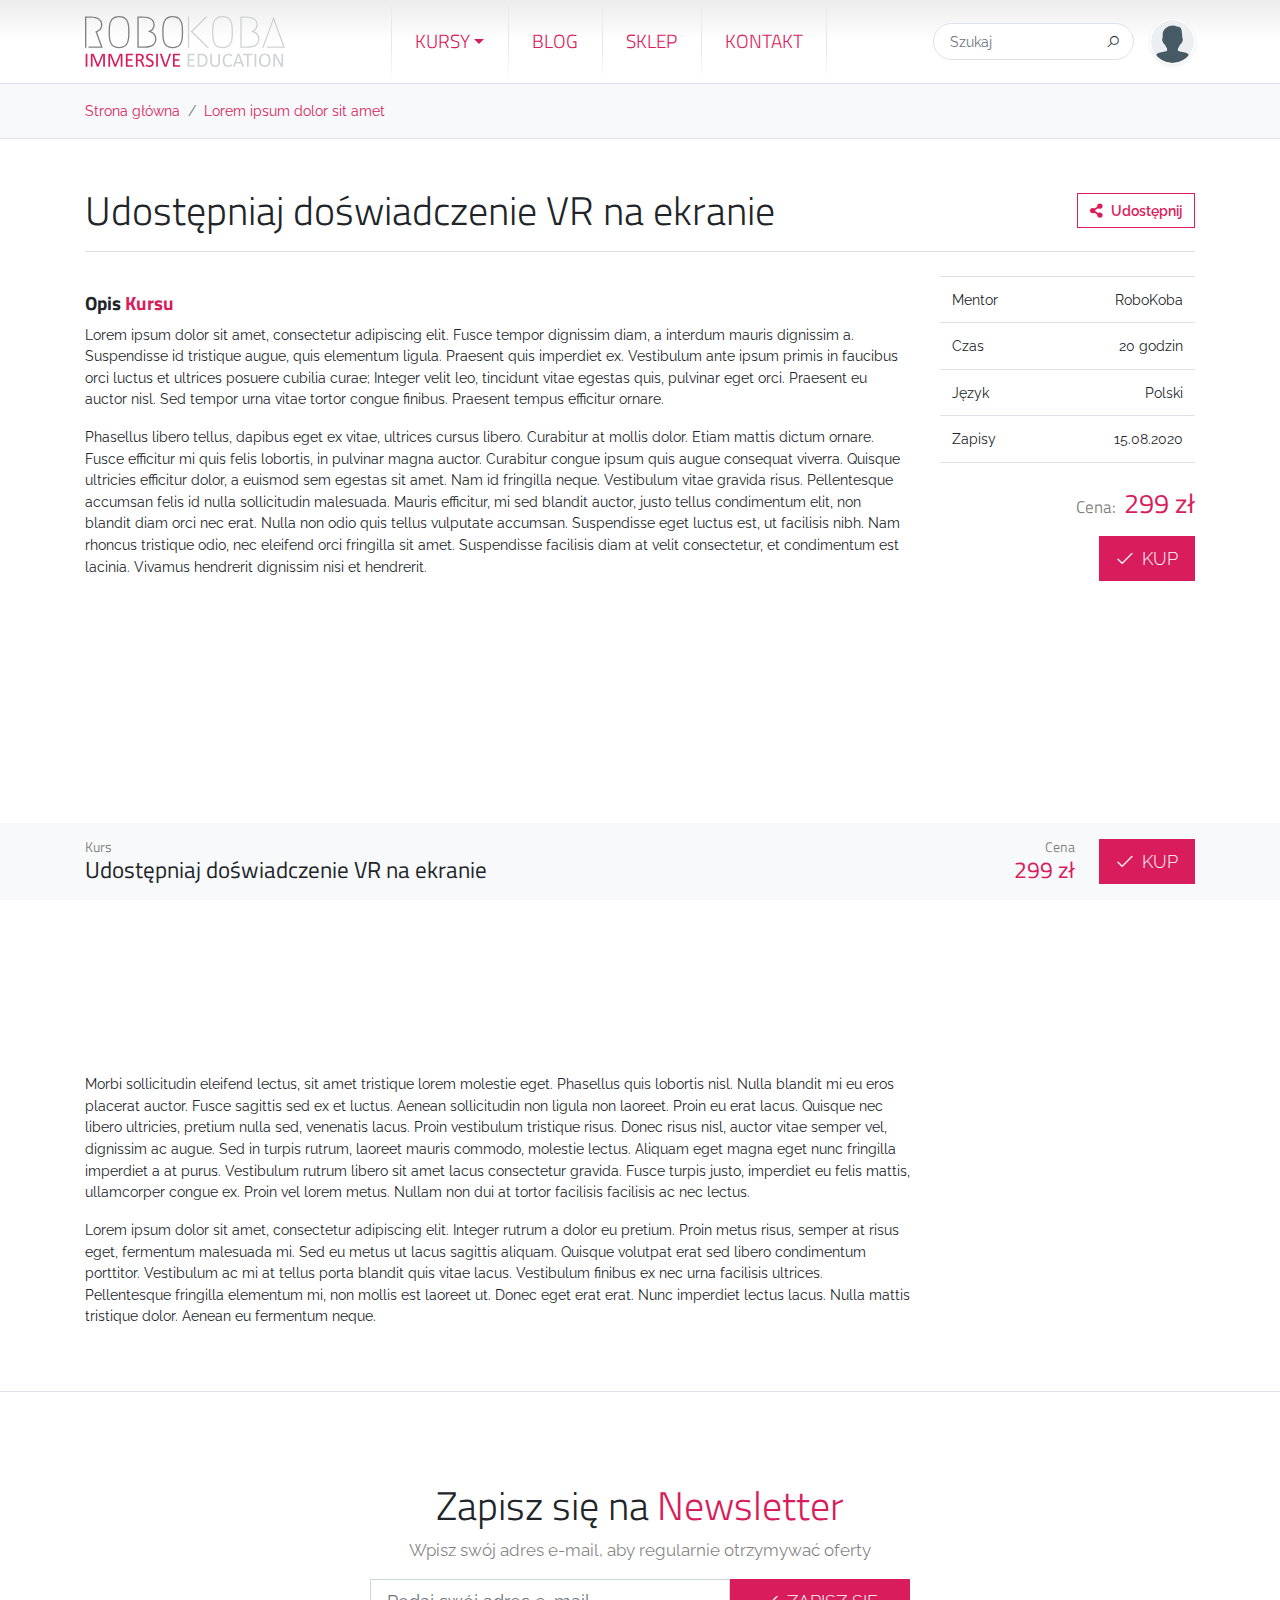
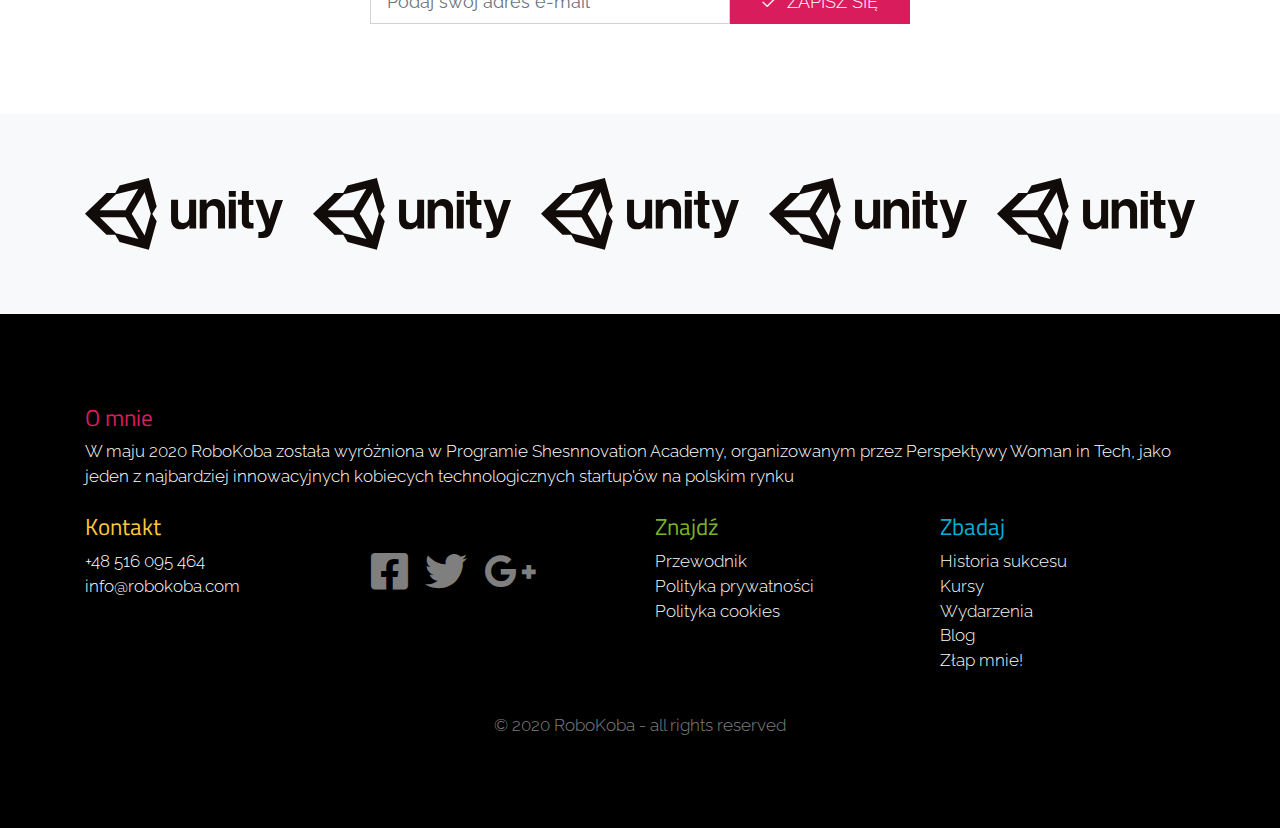
<file: course.html>
<!DOCTYPE html>
<html>

<head>
    <meta charset="utf-8">
    <meta name="viewport" content="width=device-width, initial-scale=1.0, shrink-to-fit=no">
    <title>Robo Koba</title>
    <link rel="stylesheet" href="assets/bootstrap/css/bootstrap.min.css">
    <link rel="stylesheet" href="https://fonts.googleapis.com/css?family=Raleway:100,100i,200,200i,300,300i,400,400i,500,500i,600,600i,700,700i,800,800i,900,900i&amp;subset=latin-ext">
    <link rel="stylesheet" href="https://fonts.googleapis.com/css?family=Titillium+Web:200,200i,300,300i,400,400i,600,600i,700,700i,900&amp;subset=latin-ext">
    <link rel="stylesheet" href="assets/fonts/fontawesome-all.min.css">
    <link rel="stylesheet" href="assets/fonts/line-awesome.min.css">
    <link rel="stylesheet" href="assets/css/styles.min.css">
</head>

<body>
    <div>
        <header>
            <div class="bg-white position-relative border-bottom">
                <div class="container">
                    <div class="row justify-content-between align-items-stretch flex-nowrap">
                        <div class="col-auto d-flex align-items-center py-3"><a class="d-block" id="logo" href="index.html"><img class="img-fluid" src="assets/img/logo.svg"></a></div>
                        <div class="col-auto d-none d-lg-flex px-0">
                            <ul class="nav">
                                <li class="nav-item dropdown d-flex align-items-stretch"><a class="dropdown-toggle nav-link text-uppercase text-primary d-flex align-items-center h4 mb-0 font-weight-light px-xl-4" data-toggle="dropdown" aria-expanded="false">Kursy</a>
                                    <div class="dropdown-menu" role="menu"><a class="dropdown-item" role="presentation" href="courses.html">Kursy online</a><a class="dropdown-item" role="presentation" href="events.html">Wydarzenia</a><a class="dropdown-item" role="presentation" href="mentorings.html">Mentoring</a></div>
                                </li>
                                <li class="nav-item d-flex align-items-stretch"><a class="nav-link text-uppercase text-primary d-flex align-items-center h4 mb-0 font-weight-light px-xl-4" href="blog.html">Blog</a></li>
                                <li class="nav-item d-flex align-items-stretch"><a class="nav-link text-uppercase text-primary d-flex align-items-center h4 mb-0 font-weight-light px-xl-4" href="#">Sklep</a></li>
                                <li class="nav-item d-flex align-items-stretch"><a class="nav-link text-uppercase text-primary d-flex align-items-center h4 mb-0 font-weight-light px-xl-4" href="page.html">Kontakt</a></li>
                            </ul>
                        </div>
                        <div class="col-auto d-flex py-3">
                            <div class="d-flex align-items-center">
                                <form class="d-none d-lg-flex mr-3">
                                    <div class="input-group bg-white border rounded-pill"><input class="form-control border-0 bg-transparent px-3 width--160" type="text" placeholder="Szukaj">
                                        <div class="input-group-append"><button class="btn bg-transparent" type="button"><i class="la la-search"></i></button></div>
                                    </div>
                                </form><a class="btn border-white shadow-sm p-0 ratio width--45 rounded-circle overflow-hidden" role="button" href="login.html"><span><img class="img-fluid" src="assets/img/icon-user-5.svg"></span></a><button class="btn text-black-50 d-lg-none p-0 ml-3"
                                    type="button" data-toggle="modal" data-target="#modal__menu"><i class="la la-bars" style="font-size: 32px;"></i></button></div>
                        </div>
                    </div>
                </div>
            </div>
        </header>
        <main>
            <div class="bg-light py-3 border-bottom">
                <div class="container">
                    <ol class="breadcrumb p-0 bg-transparent mb-0">
                        <li class="breadcrumb-item"><a href="index.html"><span>Strona główna</span></a></li>
                        <li class="breadcrumb-item"><a href="page.html"><span>Lorem ipsum dolor sit amet</span></a></li>
                    </ol>
                </div>
            </div>
            <div class="bg-light d-none d-md-block fixed-bottom py-3">
                <div class="container">
                    <div class="row justify-content-between align-items-center">
                        <div class="col">
                            <h3 class="d-flex flex-column mb-0"><small class="text-black-50 h6 mb-0">Kurs</small><span>Udostępniaj doświadczenie VR na ekranie</span></h3>
                        </div>
                        <div class="col-auto">
                            <div class="d-flex align-items-center">
                                <p class="d-flex flex-column align-items-end h3 mb-0 mr-4"><small class="text-black-50 h6 mb-0">Cena</small><span class="text-primary">299 zł</span></p><button class="btn btn-primary btn-lg text-uppercase font-weight-light mb-0" type="button"><i class="la la-check mr-2"></i><span>Kup</span></button></div>
                        </div>
                    </div>
                </div>
            </div>
            <div class="py-5 border-bottom">
                <div class="container">
                    <div class="pb-3 mb-4 border-bottom">
                        <div class="row align-items-center">
                            <div class="col">
                                <h1 class="display-4 mb-0">Udostępniaj doświadczenie VR na ekranie</h1>
                            </div>
                            <div class="col-md-auto d-none d-lg-block">
                                <div class="d-flex"><button class="btn btn-outline-primary font-weight--600" type="button"><i class="fas fa-share-alt mr-2"></i><span>Udostępnij</span></button></div>
                            </div>
                        </div>
                    </div>
                    <div class="row align-items-baseline">
                        <div class="col-lg-8 col-xl-9">
                            <h4 class="font-weight-bold"><span class="mr-1">Opis</span><span class="text-primary">Kursu</span></h4>
                            <p>Lorem ipsum dolor sit amet, consectetur adipiscing elit. Fusce tempor dignissim diam, a interdum mauris dignissim a. Suspendisse id tristique augue, quis elementum ligula. Praesent quis imperdiet ex. Vestibulum ante ipsum primis
                                in faucibus orci luctus et ultrices posuere cubilia curae; Integer velit leo, tincidunt vitae egestas quis, pulvinar eget orci. Praesent eu auctor nisl. Sed tempor urna vitae tortor congue finibus. Praesent tempus efficitur
                                ornare.<br></p>
                            <p>Phasellus libero tellus, dapibus eget ex vitae, ultrices cursus libero. Curabitur at mollis dolor. Etiam mattis dictum ornare. Fusce efficitur mi quis felis lobortis, in pulvinar magna auctor. Curabitur congue ipsum quis augue
                                consequat viverra. Quisque ultricies efficitur dolor, a euismod sem egestas sit amet. Nam id fringilla neque. Vestibulum vitae gravida risus. Pellentesque accumsan felis id nulla sollicitudin malesuada. Mauris efficitur,
                                mi sed blandit auctor, justo tellus condimentum elit, non blandit diam orci nec erat. Nulla non odio quis tellus vulputate accumsan. Suspendisse eget luctus est, ut facilisis nibh. Nam rhoncus tristique odio, nec eleifend
                                orci fringilla sit amet. Suspendisse facilisis diam at velit consectetur, et condimentum est lacinia. Vivamus hendrerit dignissim nisi et hendrerit.<br></p>
                            <div class="ratio ratio-16-9 mb-3"><iframe allowfullscreen="" frameborder="0" src="https://www.youtube.com/embed/cmZ-4BsCoIA" width="1920" height="1080"></iframe></div>
                            <p>Morbi sollicitudin eleifend lectus, sit amet tristique lorem molestie eget. Phasellus quis lobortis nisl. Nulla blandit mi eu eros placerat auctor. Fusce sagittis sed ex et luctus. Aenean sollicitudin non ligula non laoreet.
                                Proin eu erat lacus. Quisque nec libero ultricies, pretium nulla sed, venenatis lacus. Proin vestibulum tristique risus. Donec risus nisl, auctor vitae semper vel, dignissim ac augue. Sed in turpis rutrum, laoreet mauris
                                commodo, molestie lectus. Aliquam eget magna eget nunc fringilla imperdiet a at purus. Vestibulum rutrum libero sit amet lacus consectetur gravida. Fusce turpis justo, imperdiet eu felis mattis, ullamcorper congue ex. Proin
                                vel lorem metus. Nullam non dui at tortor facilisis facilisis ac nec lectus.<br></p>
                            <p>Lorem ipsum dolor sit amet, consectetur adipiscing elit. Integer rutrum a dolor eu pretium. Proin metus risus, semper at risus eget, fermentum malesuada mi. Sed eu metus ut lacus sagittis aliquam. Quisque volutpat erat sed
                                libero condimentum porttitor. Vestibulum ac mi at tellus porta blandit quis vitae lacus. Vestibulum finibus ex nec urna facilisis ultrices. Pellentesque fringilla elementum mi, non mollis est laoreet ut. Donec eget erat
                                erat. Nunc imperdiet lectus lacus. Nulla mattis tristique dolor. Aenean eu fermentum neque.<br></p>
                        </div>
                        <div class="col">
                            <div class="card border-0 mb-4">
                                <div class="card-body p-0">
                                    <div class="table-responsive mb-0 border-bottom">
                                        <table class="table mb-0">
                                            <tbody>
                                                <tr>
                                                    <td>Mentor</td>
                                                    <td class="text-right">RoboKoba</td>
                                                </tr>
                                                <tr>
                                                    <td>Czas</td>
                                                    <td class="text-right">20 godzin</td>
                                                </tr>
                                                <tr>
                                                    <td>Język</td>
                                                    <td class="text-right">Polski</td>
                                                </tr>
                                                <tr>
                                                    <td>Zapisy</td>
                                                    <td class="text-right">15.08.2020</td>
                                                </tr>
                                            </tbody>
                                        </table>
                                    </div>
                                </div>
                            </div>
                            <div class="d-flex flex-column align-items-end">
                                <p class="d-flex align-items-baseline h2 mb-3"><small class="text-black-50 h5 mb-0 mr-2">Cena:</small><span class="text-primary">299 zł</span></p><button class="btn btn-primary btn-lg text-uppercase font-weight-light mb-0" type="button"><i class="la la-check mr-2"></i><span>Kup</span></button></div>
                        </div>
                    </div>
                </div>
            </div>
            <div class="py--90">
                <div class="container">
                    <h1 class="display-4 text-center mb-2"><span class="mr-2">Zapisz się na</span><span class="text-primary">Newsletter</span></h1>
                    <p class="lead text-center text-black-50 font-weight-normal mb-3">Wpisz swój adres e-mail, aby regularnie otrzymywać oferty</p>
                    <div class="row justify-content-center">
                        <div class="col-md-8 col-lg-6">
                            <form>
                                <div class="form-row mx-0">
                                    <div class="col-12 col-md-6 col-xl-8 align-items-stretch px-0"><input class="form-control form-control-lg w-100 text-center text-md-left" type="email" placeholder="Podaj swój adres e-mail"></div>
                                    <div class="col-12 col-md-6 col-xl-4 px-0"><button class="btn btn-primary btn-block btn-lg text-uppercase font-weight-light mb-0" type="submit"><i class="la la-check mr-2"></i><span>Zapisz się</span></button></div>
                                </div>
                            </form>
                        </div>
                    </div>
                </div>
            </div>
            <div class="bg-light py-5">
                <div class="container">
                    <div class="row row-cols-xl-5 justify-content-center">
                        <div class="col-sm-6 col-md-4 col-lg-3"><a class="d-block my-3" href="#"><img class="img-fluid" src="assets/img/logo-unity.svg"></a></div>
                        <div class="col-sm-6 col-md-4 col-lg-3"><a class="d-block my-3" href="#"><img class="img-fluid" src="assets/img/logo-unity.svg"></a></div>
                        <div class="col-sm-6 col-md-4 col-lg-3"><a class="d-block my-3" href="#"><img class="img-fluid" src="assets/img/logo-unity.svg"></a></div>
                        <div class="col-sm-6 col-md-4 col-lg-3"><a class="d-block my-3" href="#"><img class="img-fluid" src="assets/img/logo-unity.svg"></a></div>
                        <div class="col-sm-6 col-md-4 col-lg-3"><a class="d-block my-3" href="#"><img class="img-fluid" src="assets/img/logo-unity.svg"></a></div>
                    </div>
                </div>
            </div>
        </main>
        <footer>
            <div class="text-white py--90 bg--black">
                <div class="container">
                    <h3 class="text-primary">O mnie</h3>
                    <p class="lead mb-4">W maju 2020 RoboKoba została wyróżniona w Programie Shesnnovation Academy, organizowanym przez Perspektywy Woman in Tech, jako jeden z najbardziej innowacyjnych kobiecych technologicznych startup'ów na polskim rynku</p>
                    <div class="row mb-4">
                        <div class="col-lg-6">
                            <h3 class="text-warning">Kontakt</h3>
                            <div class="row">
                                <div class="col-sm-6">
                                    <ul class="list-unstyled lead">
                                        <li>+48 516 095 464</li>
                                        <li>info@robokoba.com</li>
                                    </ul>
                                </div>
                                <div class="col-sm-6">
                                    <div class="btn-group mb-3" role="group"><button class="btn text-white-50 p-0 mr-3" type="button"><i class="fab fa-facebook-square" style="font-size: 42px;height: 18px;"></i></button><button class="btn text-white-50 p-0 mr-3" type="button"><i class="fab fa-twitter" style="font-size: 42px;height: 18px;"></i></button>
                                        <button
                                            class="btn text-white-50 p-0 mr-3" type="button"><i class="fab fa-google-plus-g" style="font-size: 42px;height: 18px;"></i></button>
                                    </div>
                                </div>
                            </div>
                        </div>
                        <div class="col-sm-6 col-lg-3">
                            <h3 class="text-success">Znajdź</h3>
                            <ul class="list-unstyled lead">
                                <li><a class="text-light" href="page.html">Przewodnik</a></li>
                                <li><a class="text-light" href="page.html">Polityka prywatności</a></li>
                                <li><a class="text-light" href="page.html">Polityka cookies</a></li>
                            </ul>
                        </div>
                        <div class="col-sm-6 col-lg-3">
                            <h3 class="text-info">Zbadaj</h3>
                            <ul class="list-unstyled lead">
                                <li><a class="text-light" href="page.html">Historia sukcesu</a></li>
                                <li><a class="text-light" href="courses.html">Kursy</a></li>
                                <li><a class="text-light" href="events.html">Wydarzenia</a></li>
                                <li><a class="text-light" href="blog.html">Blog</a></li>
                                <li><a class="text-light" href="page.html">Złap mnie!</a></li>
                            </ul>
                        </div>
                    </div>
                    <p class="lead text-center text-white-50 mb-0">© 2020 RoboKoba - all rights reserved</p>
                </div>
            </div>
        </footer>
    </div>
    <div>
        <div class="modal fade mb-4 modal--styled modal--fullscreen" role="dialog" tabindex="-1" id="modal__menu">
            <div class="modal-dialog modal-lg" role="document">
                <div class="modal-content rounded-0">
                    <div class="modal-header d-flex justify-content-between align-items-center border-0 p-0">
                        <h1 class="mb-0 pl-3"><a href="index.html"><img class="img-fluid d-block height--25" src="assets/img/logo.svg"></a></h1>
                        <div><button class="btn btn-link bg-white rounded-0 ratio width--45 p-0" data-dismiss="modal" type="button"><span class="text-dark"><i class="la la-times" style="font-size: 22px;"></i></span></button></div><button type="button" class="close"
                            data-dismiss="modal" aria-label="Close"><span aria-hidden="true">×</span></button></div>
                    <div class="modal-body py-0 px-0">
                        <div>
                            <ul class="list-group">
                                <li class="list-group-item px-0">
                                    <div class="container-fluid"><span class="d-flex justify-content-end h4 mb-0"><a class="h4 mb-0" href="courses.html">Kursy</a></span>
                                        <ul class="list-unstyled d-flex flex-column align-items-end mt-1">
                                            <li class="mt-1"><a href="courses.html">Kursy online</a></li>
                                            <li class="mt-1"><a href="events.html">Wydarzenia</a></li>
                                            <li class="mt-1"><a href="mentorings.html">Mentoring</a></li>
                                        </ul>
                                    </div>
                                </li>
                                <li class="list-group-item px-0">
                                    <div class="container-fluid"><span class="d-flex justify-content-end h4 mb-0"><a class="h4 mb-0" href="blog.html">Blog</a></span></div>
                                </li>
                                <li class="list-group-item px-0">
                                    <div class="container-fluid"><span class="d-flex justify-content-end h4 mb-0"><a class="h4 mb-0" href="#">Sklep</a></span></div>
                                </li>
                                <li class="list-group-item px-0">
                                    <div class="container-fluid"><span class="d-flex justify-content-end h4 mb-0"><a class="h4 mb-0" href="#">Kontakt</a></span></div>
                                </li>
                            </ul>
                        </div>
                    </div>
                </div>
            </div>
        </div>
    </div>
    <script src="assets/js/jquery.min.js"></script>
    <script src="assets/bootstrap/js/bootstrap.min.js"></script>
    <script src="assets/js/script.min.js"></script>
</body>

</html>
</file>
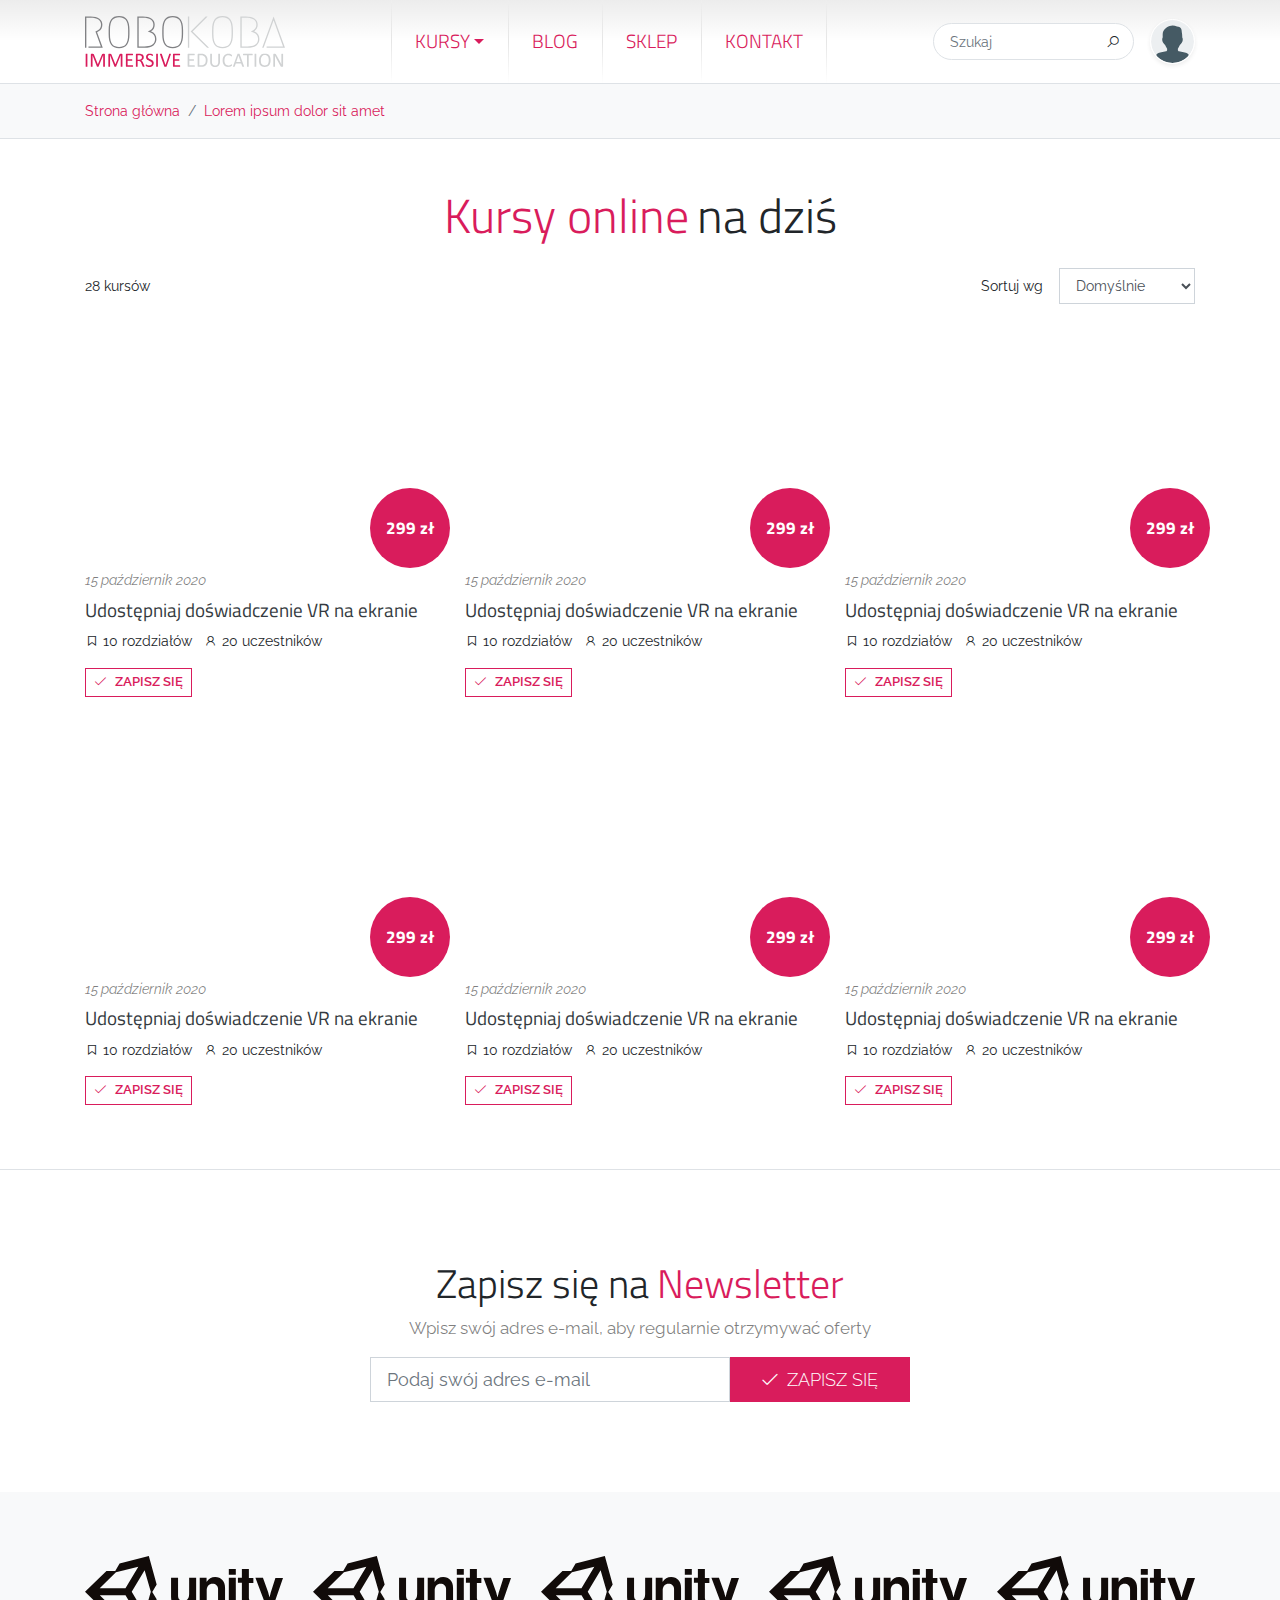
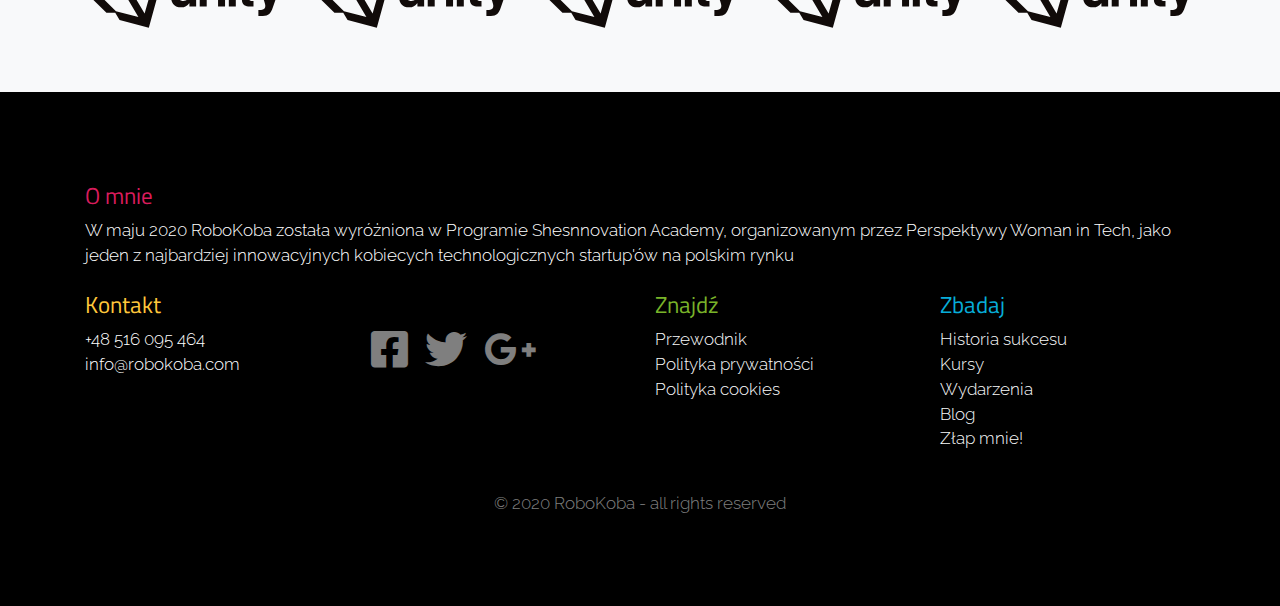
<file: courses.html>
<!DOCTYPE html>
<html>

<head>
    <meta charset="utf-8">
    <meta name="viewport" content="width=device-width, initial-scale=1.0, shrink-to-fit=no">
    <title>Robo Koba</title>
    <link rel="stylesheet" href="assets/bootstrap/css/bootstrap.min.css">
    <link rel="stylesheet" href="https://fonts.googleapis.com/css?family=Raleway:100,100i,200,200i,300,300i,400,400i,500,500i,600,600i,700,700i,800,800i,900,900i&amp;subset=latin-ext">
    <link rel="stylesheet" href="https://fonts.googleapis.com/css?family=Titillium+Web:200,200i,300,300i,400,400i,600,600i,700,700i,900&amp;subset=latin-ext">
    <link rel="stylesheet" href="assets/fonts/fontawesome-all.min.css">
    <link rel="stylesheet" href="assets/fonts/line-awesome.min.css">
    <link rel="stylesheet" href="assets/css/styles.min.css">
</head>

<body>
    <div>
        <header>
            <div class="bg-white position-relative border-bottom">
                <div class="container">
                    <div class="row justify-content-between align-items-stretch flex-nowrap">
                        <div class="col-auto d-flex align-items-center py-3"><a class="d-block" id="logo" href="index.html"><img class="img-fluid" src="assets/img/logo.svg"></a></div>
                        <div class="col-auto d-none d-lg-flex px-0">
                            <ul class="nav">
                                <li class="nav-item dropdown d-flex align-items-stretch"><a class="dropdown-toggle nav-link text-uppercase text-primary d-flex align-items-center h4 mb-0 font-weight-light px-xl-4" data-toggle="dropdown" aria-expanded="false">Kursy</a>
                                    <div class="dropdown-menu" role="menu"><a class="dropdown-item" role="presentation" href="courses.html">Kursy online</a><a class="dropdown-item" role="presentation" href="events.html">Wydarzenia</a><a class="dropdown-item" role="presentation" href="mentorings.html">Mentoring</a></div>
                                </li>
                                <li class="nav-item d-flex align-items-stretch"><a class="nav-link text-uppercase text-primary d-flex align-items-center h4 mb-0 font-weight-light px-xl-4" href="blog.html">Blog</a></li>
                                <li class="nav-item d-flex align-items-stretch"><a class="nav-link text-uppercase text-primary d-flex align-items-center h4 mb-0 font-weight-light px-xl-4" href="#">Sklep</a></li>
                                <li class="nav-item d-flex align-items-stretch"><a class="nav-link text-uppercase text-primary d-flex align-items-center h4 mb-0 font-weight-light px-xl-4" href="page.html">Kontakt</a></li>
                            </ul>
                        </div>
                        <div class="col-auto d-flex py-3">
                            <div class="d-flex align-items-center">
                                <form class="d-none d-lg-flex mr-3">
                                    <div class="input-group bg-white border rounded-pill"><input class="form-control border-0 bg-transparent px-3 width--160" type="text" placeholder="Szukaj">
                                        <div class="input-group-append"><button class="btn bg-transparent" type="button"><i class="la la-search"></i></button></div>
                                    </div>
                                </form><a class="btn border-white shadow-sm p-0 ratio width--45 rounded-circle overflow-hidden" role="button" href="login.html"><span><img class="img-fluid" src="assets/img/icon-user-5.svg"></span></a><button class="btn text-black-50 d-lg-none p-0 ml-3"
                                    type="button" data-toggle="modal" data-target="#modal__menu"><i class="la la-bars" style="font-size: 32px;"></i></button></div>
                        </div>
                    </div>
                </div>
            </div>
        </header>
        <main>
            <div class="bg-light py-3 border-bottom">
                <div class="container">
                    <ol class="breadcrumb p-0 bg-transparent mb-0">
                        <li class="breadcrumb-item"><a href="index.html"><span>Strona główna</span></a></li>
                        <li class="breadcrumb-item"><a href="page.html"><span>Lorem ipsum dolor sit amet</span></a></li>
                    </ol>
                </div>
            </div>
            <div class="py-5 border-bottom">
                <div class="container">
                    <h1 class="display-3 text-center mb-4"><span class="text-primary mr-2">Kursy online</span><span>na dziś</span></h1>
                    <div class="row justify-content-between align-items-baseline">
                        <div class="col-sm-auto">
                            <p class="mb-2 mb-sm-0">28 kursów</p>
                        </div>
                        <div class="col-sm-auto">
                            <form class="form-inline align-items-baseline flex-nowrap"><label class="text-nowrap mr-3">Sortuj wg</label><select class="form-control"><option value="12" selected="">Domyślnie</option><option value="13">Alfabetycznie</option><option value="14">Najnowsze</option></select></form>
                        </div>
                    </div>
                    <div class="row">
                        <div class="col-md-6 col-xl-4 py-3">
                            <div class="card bg-transparent border-0">
                                <a class="ratio ratio-3-2 mb-3 thumbnail--price" href="course.html" style="background: url(https://as2.ftcdn.net/jpg/02/02/72/99/500_F_202729919_CB8ozlzptLyM5YU0e9Z8zBAMeYzCT5oV.jpg) center / cover no-repeat;">
                                    <div class="justify-content-end align-items-end">
                                        <p class="text-white bg-primary ratio width--80 rounded-circle mb-0 thumbnail--price--value position--relative top--15 left--15"><span><span class="h5 mb-0 font-weight-bold">299 zł</span></span>
                                        </p>
                                    </div>
                                </a>
                                <div class="card-body p-0">
                                    <p class="text-black-50 card-text mb-2"><em>15 październik 2020</em></p>
                                    <h4 class="card-title mb-2"><a class="text-dark" href="course.html">Udostępniaj doświadczenie VR na ekranie</a></h4>
                                    <ul class="list-inline">
                                        <li class="list-inline-item"><i class="la la-bookmark mr-1"></i><span>10 rozdziałów</span></li>
                                        <li class="list-inline-item"><i class="la la-user mr-1"></i><span>20 uczestników</span></li>
                                    </ul>
                                    <div><a class="btn btn-outline-primary btn-sm text-uppercase font-weight--600" role="button" href="course.html"><i class="la la-check mr-2"></i><span>ZAPISZ SIĘ</span></a></div>
                                </div>
                            </div>
                        </div>
                        <div class="col-md-6 col-xl-4 py-3">
                            <div class="card bg-transparent border-0">
                                <a class="ratio ratio-3-2 mb-3 thumbnail--price" href="course.html" style="background: url(https://as2.ftcdn.net/jpg/02/02/72/99/500_F_202729919_CB8ozlzptLyM5YU0e9Z8zBAMeYzCT5oV.jpg) center / cover no-repeat;">
                                    <div class="justify-content-end align-items-end">
                                        <p class="text-white bg-primary ratio width--80 rounded-circle mb-0 thumbnail--price--value position--relative top--15 left--15"><span><span class="h5 mb-0 font-weight-bold">299 zł</span></span>
                                        </p>
                                    </div>
                                </a>
                                <div class="card-body p-0">
                                    <p class="text-black-50 card-text mb-2"><em>15 październik 2020</em></p>
                                    <h4 class="card-title mb-2"><a class="text-dark" href="course.html">Udostępniaj doświadczenie VR na ekranie</a></h4>
                                    <ul class="list-inline">
                                        <li class="list-inline-item"><i class="la la-bookmark mr-1"></i><span>10 rozdziałów</span></li>
                                        <li class="list-inline-item"><i class="la la-user mr-1"></i><span>20 uczestników</span></li>
                                    </ul>
                                    <div><a class="btn btn-outline-primary btn-sm text-uppercase font-weight--600" role="button" href="course.html"><i class="la la-check mr-2"></i><span>ZAPISZ SIĘ</span></a></div>
                                </div>
                            </div>
                        </div>
                        <div class="col-md-6 col-xl-4 py-3">
                            <div class="card bg-transparent border-0">
                                <a class="ratio ratio-3-2 mb-3 thumbnail--price" href="course.html" style="background: url(https://as2.ftcdn.net/jpg/02/02/72/99/500_F_202729919_CB8ozlzptLyM5YU0e9Z8zBAMeYzCT5oV.jpg) center / cover no-repeat;">
                                    <div class="justify-content-end align-items-end">
                                        <p class="text-white bg-primary ratio width--80 rounded-circle mb-0 thumbnail--price--value position--relative top--15 left--15"><span><span class="h5 mb-0 font-weight-bold">299 zł</span></span>
                                        </p>
                                    </div>
                                </a>
                                <div class="card-body p-0">
                                    <p class="text-black-50 card-text mb-2"><em>15 październik 2020</em></p>
                                    <h4 class="card-title mb-2"><a class="text-dark" href="course.html">Udostępniaj doświadczenie VR na ekranie</a></h4>
                                    <ul class="list-inline">
                                        <li class="list-inline-item"><i class="la la-bookmark mr-1"></i><span>10 rozdziałów</span></li>
                                        <li class="list-inline-item"><i class="la la-user mr-1"></i><span>20 uczestników</span></li>
                                    </ul>
                                    <div><a class="btn btn-outline-primary btn-sm text-uppercase font-weight--600" role="button" href="course.html"><i class="la la-check mr-2"></i><span>ZAPISZ SIĘ</span></a></div>
                                </div>
                            </div>
                        </div>
                        <div class="col-md-6 col-xl-4 py-3">
                            <div class="card bg-transparent border-0">
                                <a class="ratio ratio-3-2 mb-3 thumbnail--price" href="course.html" style="background: url(https://as2.ftcdn.net/jpg/02/02/72/99/500_F_202729919_CB8ozlzptLyM5YU0e9Z8zBAMeYzCT5oV.jpg) center / cover no-repeat;">
                                    <div class="justify-content-end align-items-end">
                                        <p class="text-white bg-primary ratio width--80 rounded-circle mb-0 thumbnail--price--value position--relative top--15 left--15"><span><span class="h5 mb-0 font-weight-bold">299 zł</span></span>
                                        </p>
                                    </div>
                                </a>
                                <div class="card-body p-0">
                                    <p class="text-black-50 card-text mb-2"><em>15 październik 2020</em></p>
                                    <h4 class="card-title mb-2"><a class="text-dark" href="course.html">Udostępniaj doświadczenie VR na ekranie</a></h4>
                                    <ul class="list-inline">
                                        <li class="list-inline-item"><i class="la la-bookmark mr-1"></i><span>10 rozdziałów</span></li>
                                        <li class="list-inline-item"><i class="la la-user mr-1"></i><span>20 uczestników</span></li>
                                    </ul>
                                    <div><a class="btn btn-outline-primary btn-sm text-uppercase font-weight--600" role="button" href="course.html"><i class="la la-check mr-2"></i><span>ZAPISZ SIĘ</span></a></div>
                                </div>
                            </div>
                        </div>
                        <div class="col-md-6 col-xl-4 py-3">
                            <div class="card bg-transparent border-0">
                                <a class="ratio ratio-3-2 mb-3 thumbnail--price" href="course.html" style="background: url(https://as2.ftcdn.net/jpg/02/02/72/99/500_F_202729919_CB8ozlzptLyM5YU0e9Z8zBAMeYzCT5oV.jpg) center / cover no-repeat;">
                                    <div class="justify-content-end align-items-end">
                                        <p class="text-white bg-primary ratio width--80 rounded-circle mb-0 thumbnail--price--value position--relative top--15 left--15"><span><span class="h5 mb-0 font-weight-bold">299 zł</span></span>
                                        </p>
                                    </div>
                                </a>
                                <div class="card-body p-0">
                                    <p class="text-black-50 card-text mb-2"><em>15 październik 2020</em></p>
                                    <h4 class="card-title mb-2"><a class="text-dark" href="course.html">Udostępniaj doświadczenie VR na ekranie</a></h4>
                                    <ul class="list-inline">
                                        <li class="list-inline-item"><i class="la la-bookmark mr-1"></i><span>10 rozdziałów</span></li>
                                        <li class="list-inline-item"><i class="la la-user mr-1"></i><span>20 uczestników</span></li>
                                    </ul>
                                    <div><a class="btn btn-outline-primary btn-sm text-uppercase font-weight--600" role="button" href="course.html"><i class="la la-check mr-2"></i><span>ZAPISZ SIĘ</span></a></div>
                                </div>
                            </div>
                        </div>
                        <div class="col-md-6 col-xl-4 py-3">
                            <div class="card bg-transparent border-0">
                                <a class="ratio ratio-3-2 mb-3 thumbnail--price" href="course.html" style="background: url(https://as2.ftcdn.net/jpg/02/02/72/99/500_F_202729919_CB8ozlzptLyM5YU0e9Z8zBAMeYzCT5oV.jpg) center / cover no-repeat;">
                                    <div class="justify-content-end align-items-end">
                                        <p class="text-white bg-primary ratio width--80 rounded-circle mb-0 thumbnail--price--value position--relative top--15 left--15"><span><span class="h5 mb-0 font-weight-bold">299 zł</span></span>
                                        </p>
                                    </div>
                                </a>
                                <div class="card-body p-0">
                                    <p class="text-black-50 card-text mb-2"><em>15 październik 2020</em></p>
                                    <h4 class="card-title mb-2"><a class="text-dark" href="course.html">Udostępniaj doświadczenie VR na ekranie</a></h4>
                                    <ul class="list-inline">
                                        <li class="list-inline-item"><i class="la la-bookmark mr-1"></i><span>10 rozdziałów</span></li>
                                        <li class="list-inline-item"><i class="la la-user mr-1"></i><span>20 uczestników</span></li>
                                    </ul>
                                    <div><a class="btn btn-outline-primary btn-sm text-uppercase font-weight--600" role="button" href="course.html"><i class="la la-check mr-2"></i><span>ZAPISZ SIĘ</span></a></div>
                                </div>
                            </div>
                        </div>
                    </div>
                </div>
            </div>
            <div class="py--90">
                <div class="container">
                    <h1 class="display-4 text-center mb-2"><span class="mr-2">Zapisz się na</span><span class="text-primary">Newsletter</span></h1>
                    <p class="lead text-center text-black-50 font-weight-normal mb-3">Wpisz swój adres e-mail, aby regularnie otrzymywać oferty</p>
                    <div class="row justify-content-center">
                        <div class="col-md-8 col-lg-6">
                            <form>
                                <div class="form-row mx-0">
                                    <div class="col-12 col-md-6 col-xl-8 align-items-stretch px-0"><input class="form-control form-control-lg w-100 text-center text-md-left" type="email" placeholder="Podaj swój adres e-mail"></div>
                                    <div class="col-12 col-md-6 col-xl-4 px-0"><button class="btn btn-primary btn-block btn-lg text-uppercase font-weight-light mb-0" type="submit"><i class="la la-check mr-2"></i><span>Zapisz się</span></button></div>
                                </div>
                            </form>
                        </div>
                    </div>
                </div>
            </div>
            <div class="bg-light py-5">
                <div class="container">
                    <div class="row row-cols-xl-5 justify-content-center">
                        <div class="col-sm-6 col-md-4 col-lg-3"><a class="d-block my-3" href="#"><img class="img-fluid" src="assets/img/logo-unity.svg"></a></div>
                        <div class="col-sm-6 col-md-4 col-lg-3"><a class="d-block my-3" href="#"><img class="img-fluid" src="assets/img/logo-unity.svg"></a></div>
                        <div class="col-sm-6 col-md-4 col-lg-3"><a class="d-block my-3" href="#"><img class="img-fluid" src="assets/img/logo-unity.svg"></a></div>
                        <div class="col-sm-6 col-md-4 col-lg-3"><a class="d-block my-3" href="#"><img class="img-fluid" src="assets/img/logo-unity.svg"></a></div>
                        <div class="col-sm-6 col-md-4 col-lg-3"><a class="d-block my-3" href="#"><img class="img-fluid" src="assets/img/logo-unity.svg"></a></div>
                    </div>
                </div>
            </div>
        </main>
        <footer>
            <div class="text-white py--90 bg--black">
                <div class="container">
                    <h3 class="text-primary">O mnie</h3>
                    <p class="lead mb-4">W maju 2020 RoboKoba została wyróżniona w Programie Shesnnovation Academy, organizowanym przez Perspektywy Woman in Tech, jako jeden z najbardziej innowacyjnych kobiecych technologicznych startup'ów na polskim rynku</p>
                    <div class="row mb-4">
                        <div class="col-lg-6">
                            <h3 class="text-warning">Kontakt</h3>
                            <div class="row">
                                <div class="col-sm-6">
                                    <ul class="list-unstyled lead">
                                        <li>+48 516 095 464</li>
                                        <li>info@robokoba.com</li>
                                    </ul>
                                </div>
                                <div class="col-sm-6">
                                    <div class="btn-group mb-3" role="group"><button class="btn text-white-50 p-0 mr-3" type="button"><i class="fab fa-facebook-square" style="font-size: 42px;height: 18px;"></i></button><button class="btn text-white-50 p-0 mr-3" type="button"><i class="fab fa-twitter" style="font-size: 42px;height: 18px;"></i></button>
                                        <button
                                            class="btn text-white-50 p-0 mr-3" type="button"><i class="fab fa-google-plus-g" style="font-size: 42px;height: 18px;"></i></button>
                                    </div>
                                </div>
                            </div>
                        </div>
                        <div class="col-sm-6 col-lg-3">
                            <h3 class="text-success">Znajdź</h3>
                            <ul class="list-unstyled lead">
                                <li><a class="text-light" href="page.html">Przewodnik</a></li>
                                <li><a class="text-light" href="page.html">Polityka prywatności</a></li>
                                <li><a class="text-light" href="page.html">Polityka cookies</a></li>
                            </ul>
                        </div>
                        <div class="col-sm-6 col-lg-3">
                            <h3 class="text-info">Zbadaj</h3>
                            <ul class="list-unstyled lead">
                                <li><a class="text-light" href="page.html">Historia sukcesu</a></li>
                                <li><a class="text-light" href="courses.html">Kursy</a></li>
                                <li><a class="text-light" href="events.html">Wydarzenia</a></li>
                                <li><a class="text-light" href="blog.html">Blog</a></li>
                                <li><a class="text-light" href="page.html">Złap mnie!</a></li>
                            </ul>
                        </div>
                    </div>
                    <p class="lead text-center text-white-50 mb-0">© 2020 RoboKoba - all rights reserved</p>
                </div>
            </div>
        </footer>
    </div>
    <div>
        <div class="modal fade mb-4 modal--styled modal--fullscreen" role="dialog" tabindex="-1" id="modal__menu">
            <div class="modal-dialog modal-lg" role="document">
                <div class="modal-content rounded-0">
                    <div class="modal-header d-flex justify-content-between align-items-center border-0 p-0">
                        <h1 class="mb-0 pl-3"><a href="index.html"><img class="img-fluid d-block height--25" src="assets/img/logo.svg"></a></h1>
                        <div><button class="btn btn-link bg-white rounded-0 ratio width--45 p-0" data-dismiss="modal" type="button"><span class="text-dark"><i class="la la-times" style="font-size: 22px;"></i></span></button></div><button type="button" class="close"
                            data-dismiss="modal" aria-label="Close"><span aria-hidden="true">×</span></button></div>
                    <div class="modal-body py-0 px-0">
                        <div>
                            <ul class="list-group">
                                <li class="list-group-item px-0">
                                    <div class="container-fluid"><span class="d-flex justify-content-end h4 mb-0"><a class="h4 mb-0" href="courses.html">Kursy</a></span>
                                        <ul class="list-unstyled d-flex flex-column align-items-end mt-1">
                                            <li class="mt-1"><a href="courses.html">Kursy online</a></li>
                                            <li class="mt-1"><a href="events.html">Wydarzenia</a></li>
                                            <li class="mt-1"><a href="mentorings.html">Mentoring</a></li>
                                        </ul>
                                    </div>
                                </li>
                                <li class="list-group-item px-0">
                                    <div class="container-fluid"><span class="d-flex justify-content-end h4 mb-0"><a class="h4 mb-0" href="blog.html">Blog</a></span></div>
                                </li>
                                <li class="list-group-item px-0">
                                    <div class="container-fluid"><span class="d-flex justify-content-end h4 mb-0"><a class="h4 mb-0" href="#">Sklep</a></span></div>
                                </li>
                                <li class="list-group-item px-0">
                                    <div class="container-fluid"><span class="d-flex justify-content-end h4 mb-0"><a class="h4 mb-0" href="#">Kontakt</a></span></div>
                                </li>
                            </ul>
                        </div>
                    </div>
                </div>
            </div>
        </div>
    </div>
    <script src="assets/js/jquery.min.js"></script>
    <script src="assets/bootstrap/js/bootstrap.min.js"></script>
    <script src="assets/js/script.min.js"></script>
</body>

</html>
</file>
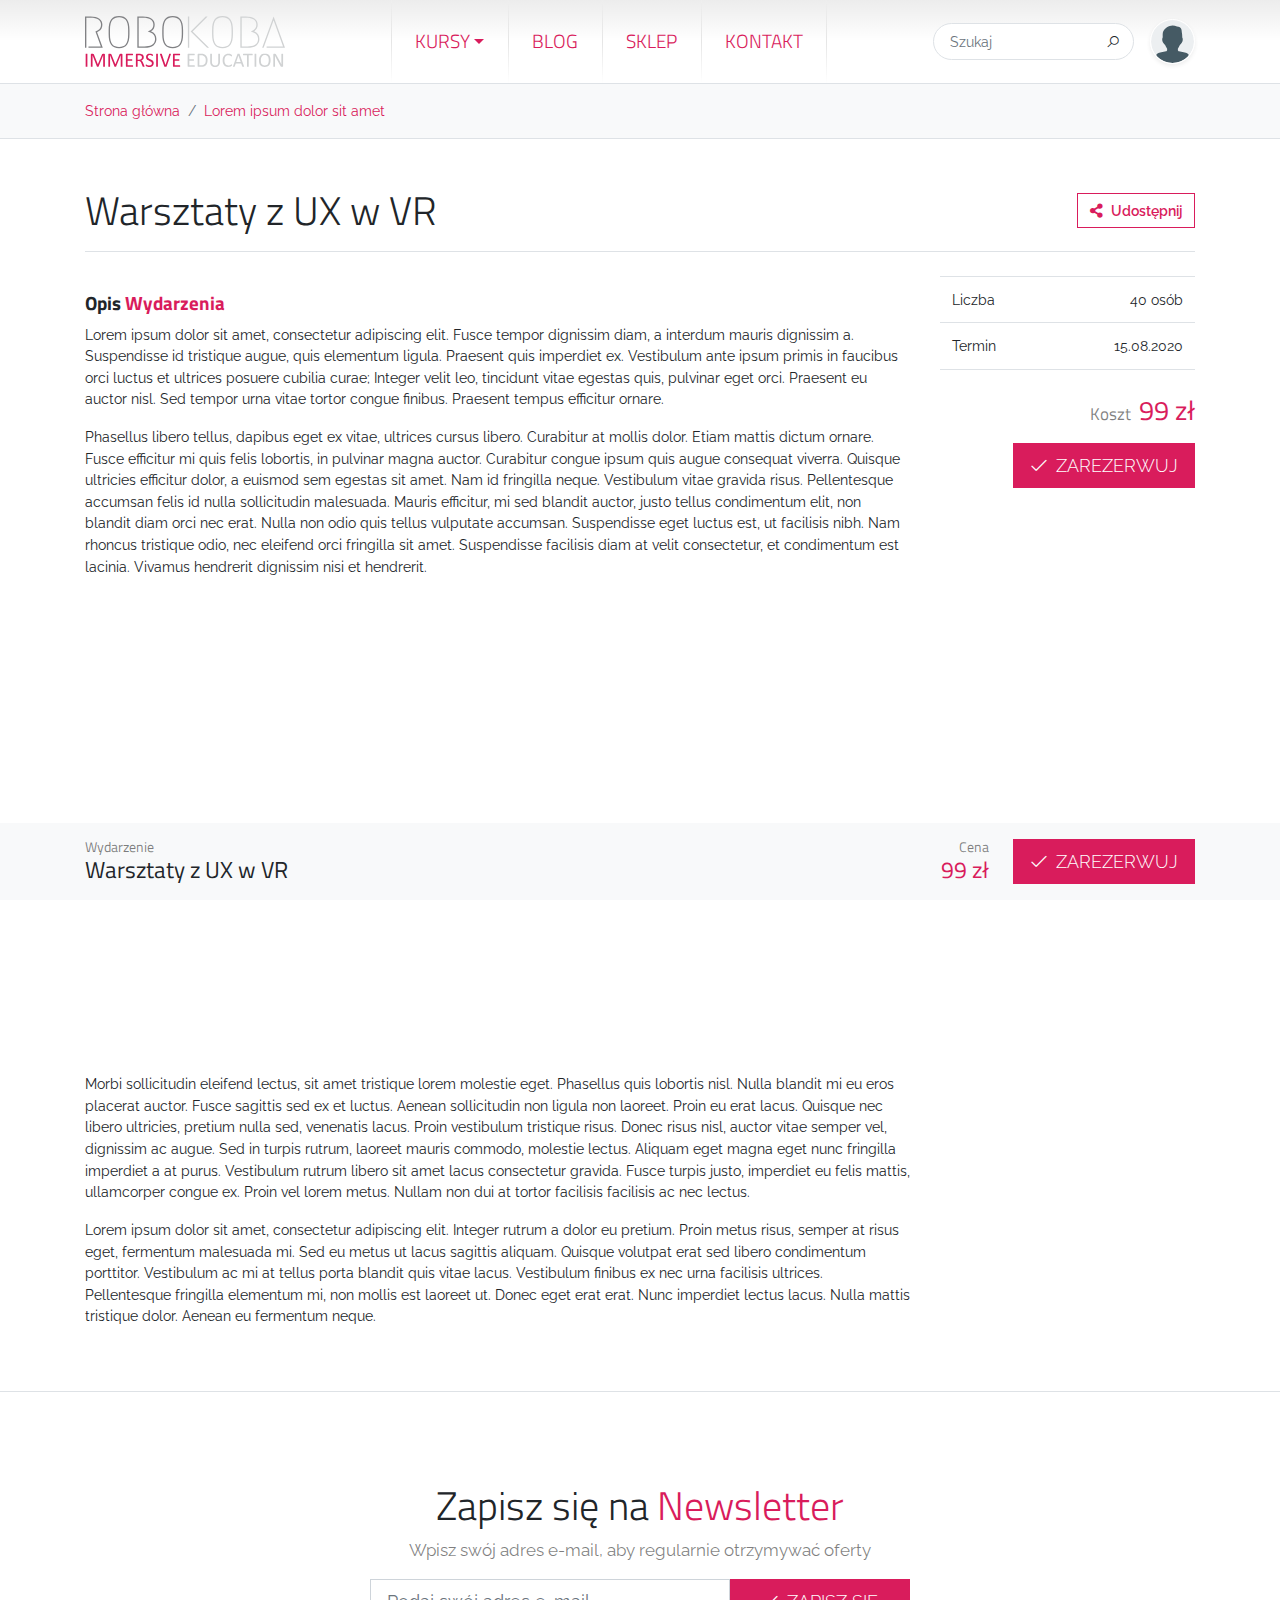
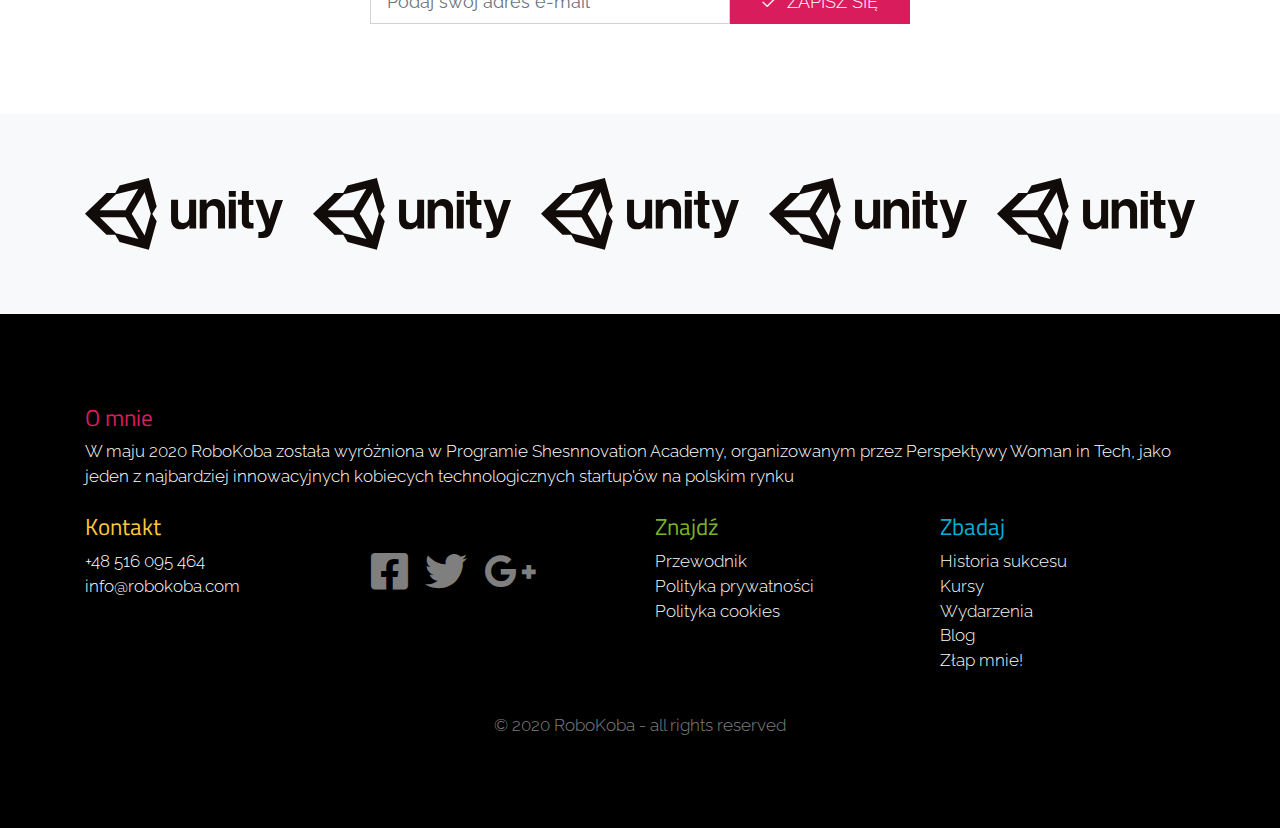
<file: event.html>
<!DOCTYPE html>
<html>

<head>
    <meta charset="utf-8">
    <meta name="viewport" content="width=device-width, initial-scale=1.0, shrink-to-fit=no">
    <title>Robo Koba</title>
    <link rel="stylesheet" href="assets/bootstrap/css/bootstrap.min.css">
    <link rel="stylesheet" href="https://fonts.googleapis.com/css?family=Raleway:100,100i,200,200i,300,300i,400,400i,500,500i,600,600i,700,700i,800,800i,900,900i&amp;subset=latin-ext">
    <link rel="stylesheet" href="https://fonts.googleapis.com/css?family=Titillium+Web:200,200i,300,300i,400,400i,600,600i,700,700i,900&amp;subset=latin-ext">
    <link rel="stylesheet" href="assets/fonts/fontawesome-all.min.css">
    <link rel="stylesheet" href="assets/fonts/line-awesome.min.css">
    <link rel="stylesheet" href="assets/css/styles.min.css">
</head>

<body>
    <div>
        <header>
            <div class="bg-white position-relative border-bottom">
                <div class="container">
                    <div class="row justify-content-between align-items-stretch flex-nowrap">
                        <div class="col-auto d-flex align-items-center py-3"><a class="d-block" id="logo" href="index.html"><img class="img-fluid" src="assets/img/logo.svg"></a></div>
                        <div class="col-auto d-none d-lg-flex px-0">
                            <ul class="nav">
                                <li class="nav-item dropdown d-flex align-items-stretch"><a class="dropdown-toggle nav-link text-uppercase text-primary d-flex align-items-center h4 mb-0 font-weight-light px-xl-4" data-toggle="dropdown" aria-expanded="false">Kursy</a>
                                    <div class="dropdown-menu" role="menu"><a class="dropdown-item" role="presentation" href="courses.html">Kursy online</a><a class="dropdown-item" role="presentation" href="events.html">Wydarzenia</a><a class="dropdown-item" role="presentation" href="mentorings.html">Mentoring</a></div>
                                </li>
                                <li class="nav-item d-flex align-items-stretch"><a class="nav-link text-uppercase text-primary d-flex align-items-center h4 mb-0 font-weight-light px-xl-4" href="blog.html">Blog</a></li>
                                <li class="nav-item d-flex align-items-stretch"><a class="nav-link text-uppercase text-primary d-flex align-items-center h4 mb-0 font-weight-light px-xl-4" href="#">Sklep</a></li>
                                <li class="nav-item d-flex align-items-stretch"><a class="nav-link text-uppercase text-primary d-flex align-items-center h4 mb-0 font-weight-light px-xl-4" href="page.html">Kontakt</a></li>
                            </ul>
                        </div>
                        <div class="col-auto d-flex py-3">
                            <div class="d-flex align-items-center">
                                <form class="d-none d-lg-flex mr-3">
                                    <div class="input-group bg-white border rounded-pill"><input class="form-control border-0 bg-transparent px-3 width--160" type="text" placeholder="Szukaj">
                                        <div class="input-group-append"><button class="btn bg-transparent" type="button"><i class="la la-search"></i></button></div>
                                    </div>
                                </form><a class="btn border-white shadow-sm p-0 ratio width--45 rounded-circle overflow-hidden" role="button" href="login.html"><span><img class="img-fluid" src="assets/img/icon-user-5.svg"></span></a><button class="btn text-black-50 d-lg-none p-0 ml-3"
                                    type="button" data-toggle="modal" data-target="#modal__menu"><i class="la la-bars" style="font-size: 32px;"></i></button></div>
                        </div>
                    </div>
                </div>
            </div>
        </header>
        <main>
            <div class="bg-light py-3 border-bottom">
                <div class="container">
                    <ol class="breadcrumb p-0 bg-transparent mb-0">
                        <li class="breadcrumb-item"><a href="index.html"><span>Strona główna</span></a></li>
                        <li class="breadcrumb-item"><a href="page.html"><span>Lorem ipsum dolor sit amet</span></a></li>
                    </ol>
                </div>
            </div>
            <div class="bg-light d-none d-lg-block fixed-bottom py-3">
                <div class="container">
                    <div class="row justify-content-between align-items-center">
                        <div class="col">
                            <h3 class="d-flex flex-column mb-0"><small class="text-black-50 h6 mb-0">Wydarzenie</small><span>Warsztaty z UX w VR</span></h3>
                        </div>
                        <div class="col-auto">
                            <div class="d-flex align-items-center">
                                <p class="d-flex flex-column align-items-end h3 mb-0 mr-4"><small class="text-black-50 h6 mb-0">Cena</small><span class="text-primary">99 zł</span></p><button class="btn btn-primary btn-lg text-uppercase font-weight-light mb-0" type="button"><i class="la la-check mr-2"></i><span>Zarezerwuj</span></button></div>
                        </div>
                    </div>
                </div>
            </div>
            <div class="py-5 border-bottom">
                <div class="container">
                    <div class="pb-3 mb-4 border-bottom">
                        <div class="row align-items-center">
                            <div class="col">
                                <h1 class="display-4 mb-0">Warsztaty z UX w VR</h1>
                            </div>
                            <div class="col-md-auto d-none d-lg-block">
                                <div class="d-flex"><button class="btn btn-outline-primary font-weight--600" type="button"><i class="fas fa-share-alt mr-2"></i><span>Udostępnij</span></button></div>
                            </div>
                        </div>
                    </div>
                    <div class="row align-items-baseline">
                        <div class="col-lg-8 col-xl-9">
                            <h4 class="font-weight-bold"><span class="mr-1">Opis</span><span class="text-primary">Wydarzenia</span></h4>
                            <p>Lorem ipsum dolor sit amet, consectetur adipiscing elit. Fusce tempor dignissim diam, a interdum mauris dignissim a. Suspendisse id tristique augue, quis elementum ligula. Praesent quis imperdiet ex. Vestibulum ante ipsum primis
                                in faucibus orci luctus et ultrices posuere cubilia curae; Integer velit leo, tincidunt vitae egestas quis, pulvinar eget orci. Praesent eu auctor nisl. Sed tempor urna vitae tortor congue finibus. Praesent tempus efficitur
                                ornare.<br></p>
                            <p>Phasellus libero tellus, dapibus eget ex vitae, ultrices cursus libero. Curabitur at mollis dolor. Etiam mattis dictum ornare. Fusce efficitur mi quis felis lobortis, in pulvinar magna auctor. Curabitur congue ipsum quis augue
                                consequat viverra. Quisque ultricies efficitur dolor, a euismod sem egestas sit amet. Nam id fringilla neque. Vestibulum vitae gravida risus. Pellentesque accumsan felis id nulla sollicitudin malesuada. Mauris efficitur,
                                mi sed blandit auctor, justo tellus condimentum elit, non blandit diam orci nec erat. Nulla non odio quis tellus vulputate accumsan. Suspendisse eget luctus est, ut facilisis nibh. Nam rhoncus tristique odio, nec eleifend
                                orci fringilla sit amet. Suspendisse facilisis diam at velit consectetur, et condimentum est lacinia. Vivamus hendrerit dignissim nisi et hendrerit.<br></p>
                            <div class="ratio ratio-16-9 mb-3"><iframe class="d-block w-100" allowfullscreen="" frameborder="0" src="https://www.google.com/maps/embed/v1/place?key=AIzaSyDdhFRVk_FVISFjsfQdCOho8mEhOJALQB8&amp;q=%C5%81%C3%B3d%C5%BA%2C+ul.+Zachodnia+70&amp;zoom=15"></iframe></div>
                            <p>Morbi sollicitudin eleifend lectus, sit amet tristique lorem molestie eget. Phasellus quis lobortis nisl. Nulla blandit mi eu eros placerat auctor. Fusce sagittis sed ex et luctus. Aenean sollicitudin non ligula non laoreet.
                                Proin eu erat lacus. Quisque nec libero ultricies, pretium nulla sed, venenatis lacus. Proin vestibulum tristique risus. Donec risus nisl, auctor vitae semper vel, dignissim ac augue. Sed in turpis rutrum, laoreet mauris
                                commodo, molestie lectus. Aliquam eget magna eget nunc fringilla imperdiet a at purus. Vestibulum rutrum libero sit amet lacus consectetur gravida. Fusce turpis justo, imperdiet eu felis mattis, ullamcorper congue ex. Proin
                                vel lorem metus. Nullam non dui at tortor facilisis facilisis ac nec lectus.<br></p>
                            <p>Lorem ipsum dolor sit amet, consectetur adipiscing elit. Integer rutrum a dolor eu pretium. Proin metus risus, semper at risus eget, fermentum malesuada mi. Sed eu metus ut lacus sagittis aliquam. Quisque volutpat erat sed
                                libero condimentum porttitor. Vestibulum ac mi at tellus porta blandit quis vitae lacus. Vestibulum finibus ex nec urna facilisis ultrices. Pellentesque fringilla elementum mi, non mollis est laoreet ut. Donec eget erat
                                erat. Nunc imperdiet lectus lacus. Nulla mattis tristique dolor. Aenean eu fermentum neque.<br></p>
                        </div>
                        <div class="col">
                            <div class="card mb-4 border-0">
                                <div class="card-body p-0">
                                    <div class="table-responsive mb-0 border-bottom">
                                        <table class="table mb-0">
                                            <tbody>
                                                <tr>
                                                    <td>Liczba</td>
                                                    <td class="text-right">40 osób</td>
                                                </tr>
                                                <tr>
                                                    <td>Termin</td>
                                                    <td class="text-right">15.08.2020</td>
                                                </tr>
                                            </tbody>
                                        </table>
                                    </div>
                                </div>
                            </div>
                            <div class="d-flex flex-column align-items-end">
                                <p class="d-flex align-items-baseline h2 mb-3"><small class="text-black-50 h5 mb-0 mr-2">Koszt</small><span class="text-primary">99 zł</span></p><button class="btn btn-primary btn-lg text-uppercase font-weight-light mb-0" type="button"><i class="la la-check mr-2"></i><span>Zarezerwuj</span></button></div>
                        </div>
                    </div>
                </div>
            </div>
            <div class="py--90">
                <div class="container">
                    <h1 class="display-4 text-center mb-2"><span class="mr-2">Zapisz się na</span><span class="text-primary">Newsletter</span></h1>
                    <p class="lead text-center text-black-50 font-weight-normal mb-3">Wpisz swój adres e-mail, aby regularnie otrzymywać oferty</p>
                    <div class="row justify-content-center">
                        <div class="col-md-8 col-lg-6">
                            <form>
                                <div class="form-row mx-0">
                                    <div class="col-12 col-md-6 col-xl-8 align-items-stretch px-0"><input class="form-control form-control-lg w-100 text-center text-md-left" type="email" placeholder="Podaj swój adres e-mail"></div>
                                    <div class="col-12 col-md-6 col-xl-4 px-0"><button class="btn btn-primary btn-block btn-lg text-uppercase font-weight-light mb-0" type="submit"><i class="la la-check mr-2"></i><span>Zapisz się</span></button></div>
                                </div>
                            </form>
                        </div>
                    </div>
                </div>
            </div>
            <div class="bg-light py-5">
                <div class="container">
                    <div class="row row-cols-xl-5 justify-content-center">
                        <div class="col-sm-6 col-md-4 col-lg-3"><a class="d-block my-3" href="#"><img class="img-fluid" src="assets/img/logo-unity.svg"></a></div>
                        <div class="col-sm-6 col-md-4 col-lg-3"><a class="d-block my-3" href="#"><img class="img-fluid" src="assets/img/logo-unity.svg"></a></div>
                        <div class="col-sm-6 col-md-4 col-lg-3"><a class="d-block my-3" href="#"><img class="img-fluid" src="assets/img/logo-unity.svg"></a></div>
                        <div class="col-sm-6 col-md-4 col-lg-3"><a class="d-block my-3" href="#"><img class="img-fluid" src="assets/img/logo-unity.svg"></a></div>
                        <div class="col-sm-6 col-md-4 col-lg-3"><a class="d-block my-3" href="#"><img class="img-fluid" src="assets/img/logo-unity.svg"></a></div>
                    </div>
                </div>
            </div>
        </main>
        <footer>
            <div class="text-white py--90 bg--black">
                <div class="container">
                    <h3 class="text-primary">O mnie</h3>
                    <p class="lead mb-4">W maju 2020 RoboKoba została wyróżniona w Programie Shesnnovation Academy, organizowanym przez Perspektywy Woman in Tech, jako jeden z najbardziej innowacyjnych kobiecych technologicznych startup'ów na polskim rynku</p>
                    <div class="row mb-4">
                        <div class="col-lg-6">
                            <h3 class="text-warning">Kontakt</h3>
                            <div class="row">
                                <div class="col-sm-6">
                                    <ul class="list-unstyled lead">
                                        <li>+48 516 095 464</li>
                                        <li>info@robokoba.com</li>
                                    </ul>
                                </div>
                                <div class="col-sm-6">
                                    <div class="btn-group mb-3" role="group"><button class="btn text-white-50 p-0 mr-3" type="button"><i class="fab fa-facebook-square" style="font-size: 42px;height: 18px;"></i></button><button class="btn text-white-50 p-0 mr-3" type="button"><i class="fab fa-twitter" style="font-size: 42px;height: 18px;"></i></button>
                                        <button
                                            class="btn text-white-50 p-0 mr-3" type="button"><i class="fab fa-google-plus-g" style="font-size: 42px;height: 18px;"></i></button>
                                    </div>
                                </div>
                            </div>
                        </div>
                        <div class="col-sm-6 col-lg-3">
                            <h3 class="text-success">Znajdź</h3>
                            <ul class="list-unstyled lead">
                                <li><a class="text-light" href="page.html">Przewodnik</a></li>
                                <li><a class="text-light" href="page.html">Polityka prywatności</a></li>
                                <li><a class="text-light" href="page.html">Polityka cookies</a></li>
                            </ul>
                        </div>
                        <div class="col-sm-6 col-lg-3">
                            <h3 class="text-info">Zbadaj</h3>
                            <ul class="list-unstyled lead">
                                <li><a class="text-light" href="page.html">Historia sukcesu</a></li>
                                <li><a class="text-light" href="courses.html">Kursy</a></li>
                                <li><a class="text-light" href="events.html">Wydarzenia</a></li>
                                <li><a class="text-light" href="blog.html">Blog</a></li>
                                <li><a class="text-light" href="page.html">Złap mnie!</a></li>
                            </ul>
                        </div>
                    </div>
                    <p class="lead text-center text-white-50 mb-0">© 2020 RoboKoba - all rights reserved</p>
                </div>
            </div>
        </footer>
    </div>
    <div>
        <div class="modal fade mb-4 modal--styled modal--fullscreen" role="dialog" tabindex="-1" id="modal__menu">
            <div class="modal-dialog modal-lg" role="document">
                <div class="modal-content rounded-0">
                    <div class="modal-header d-flex justify-content-between align-items-center border-0 p-0">
                        <h1 class="mb-0 pl-3"><a href="index.html"><img class="img-fluid d-block height--25" src="assets/img/logo.svg"></a></h1>
                        <div><button class="btn btn-link bg-white rounded-0 ratio width--45 p-0" data-dismiss="modal" type="button"><span class="text-dark"><i class="la la-times" style="font-size: 22px;"></i></span></button></div><button type="button" class="close"
                            data-dismiss="modal" aria-label="Close"><span aria-hidden="true">×</span></button></div>
                    <div class="modal-body py-0 px-0">
                        <div>
                            <ul class="list-group">
                                <li class="list-group-item px-0">
                                    <div class="container-fluid"><span class="d-flex justify-content-end h4 mb-0"><a class="h4 mb-0" href="courses.html">Kursy</a></span>
                                        <ul class="list-unstyled d-flex flex-column align-items-end mt-1">
                                            <li class="mt-1"><a href="courses.html">Kursy online</a></li>
                                            <li class="mt-1"><a href="events.html">Wydarzenia</a></li>
                                            <li class="mt-1"><a href="mentorings.html">Mentoring</a></li>
                                        </ul>
                                    </div>
                                </li>
                                <li class="list-group-item px-0">
                                    <div class="container-fluid"><span class="d-flex justify-content-end h4 mb-0"><a class="h4 mb-0" href="blog.html">Blog</a></span></div>
                                </li>
                                <li class="list-group-item px-0">
                                    <div class="container-fluid"><span class="d-flex justify-content-end h4 mb-0"><a class="h4 mb-0" href="#">Sklep</a></span></div>
                                </li>
                                <li class="list-group-item px-0">
                                    <div class="container-fluid"><span class="d-flex justify-content-end h4 mb-0"><a class="h4 mb-0" href="#">Kontakt</a></span></div>
                                </li>
                            </ul>
                        </div>
                    </div>
                </div>
            </div>
        </div>
    </div>
    <script src="assets/js/jquery.min.js"></script>
    <script src="assets/bootstrap/js/bootstrap.min.js"></script>
    <script src="assets/js/script.min.js"></script>
</body>

</html>
</file>
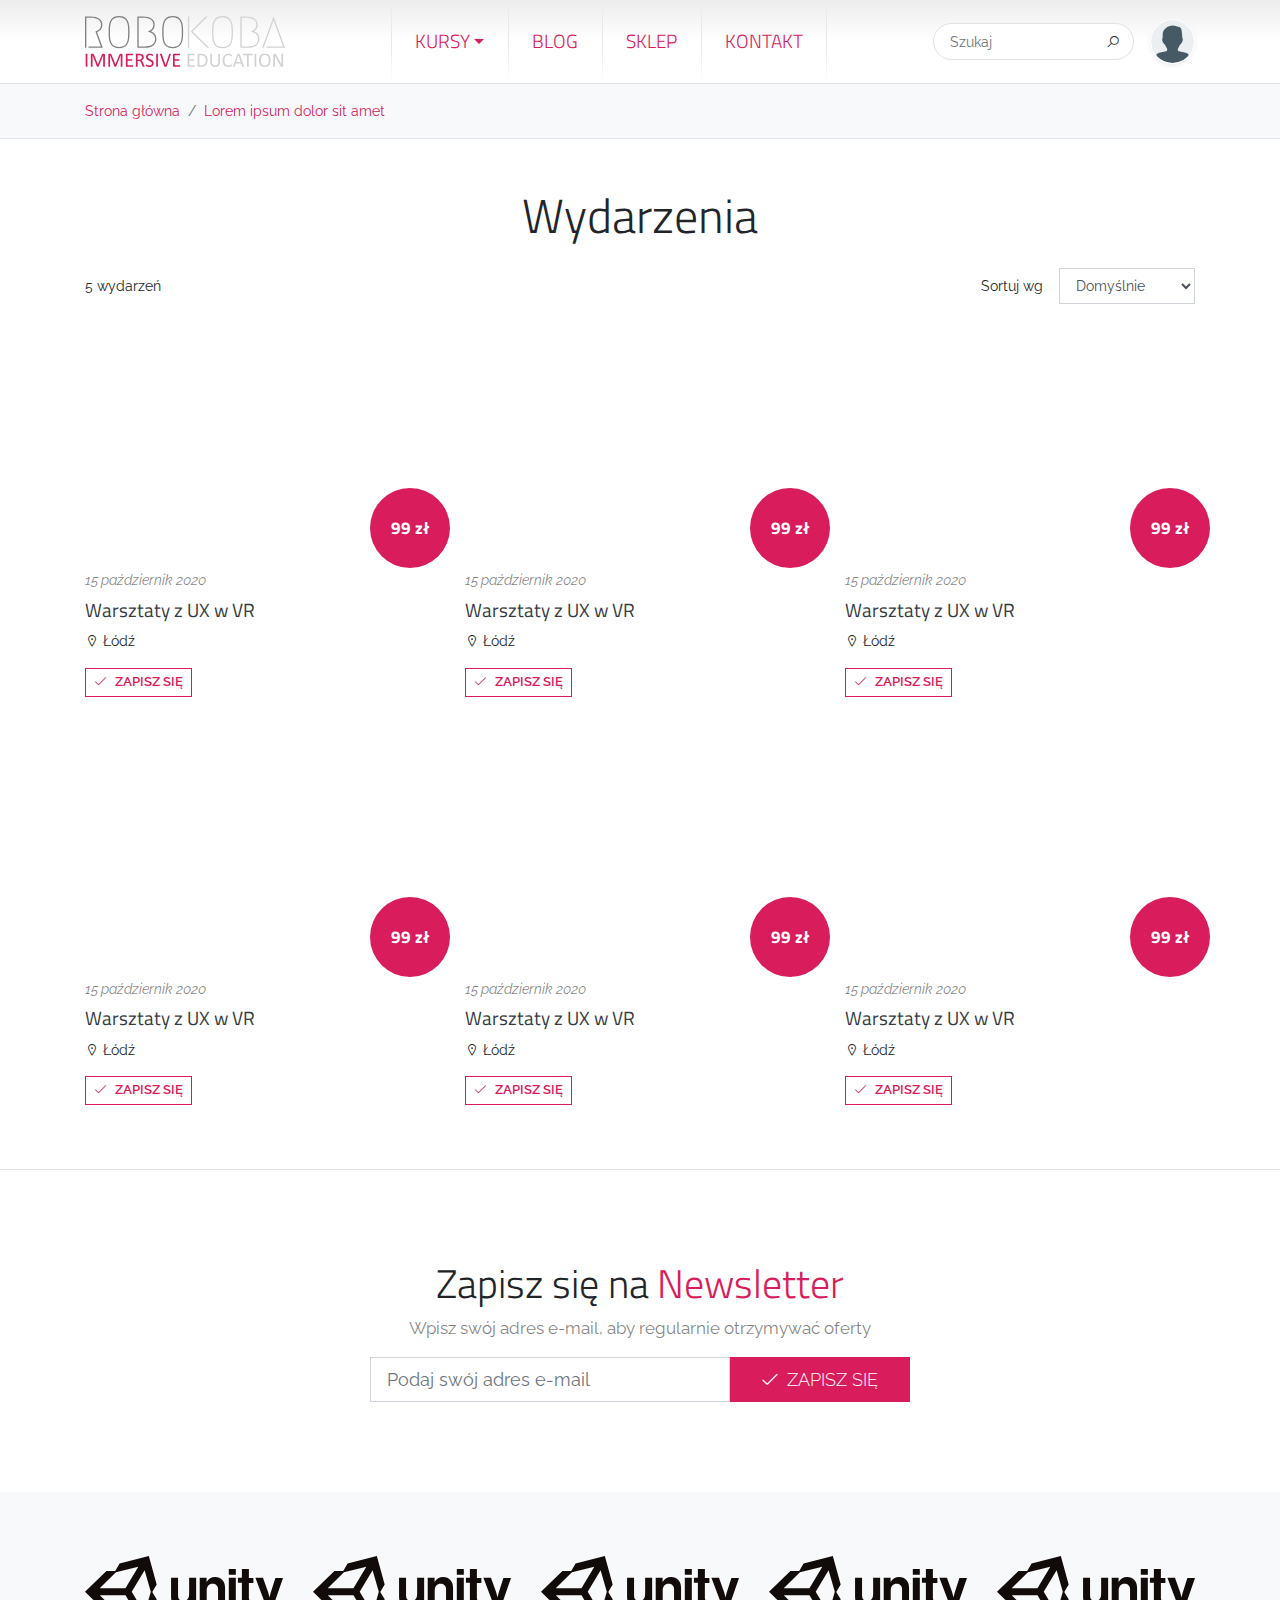
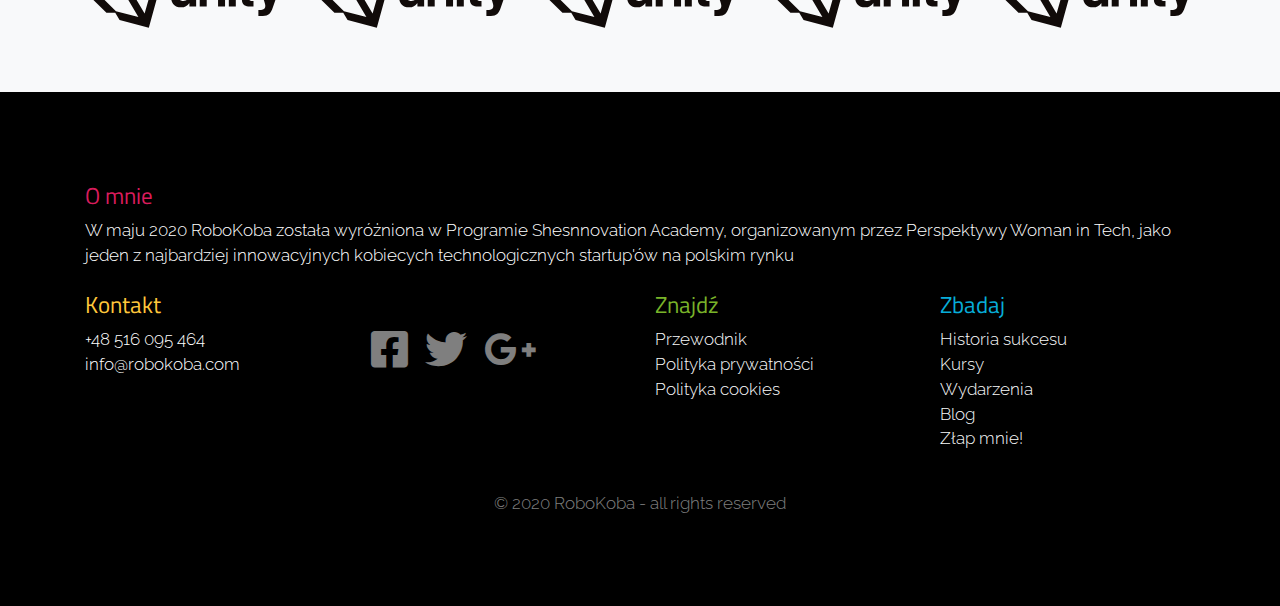
<file: events.html>
<!DOCTYPE html>
<html>

<head>
    <meta charset="utf-8">
    <meta name="viewport" content="width=device-width, initial-scale=1.0, shrink-to-fit=no">
    <title>Robo Koba</title>
    <link rel="stylesheet" href="assets/bootstrap/css/bootstrap.min.css">
    <link rel="stylesheet" href="https://fonts.googleapis.com/css?family=Raleway:100,100i,200,200i,300,300i,400,400i,500,500i,600,600i,700,700i,800,800i,900,900i&amp;subset=latin-ext">
    <link rel="stylesheet" href="https://fonts.googleapis.com/css?family=Titillium+Web:200,200i,300,300i,400,400i,600,600i,700,700i,900&amp;subset=latin-ext">
    <link rel="stylesheet" href="assets/fonts/fontawesome-all.min.css">
    <link rel="stylesheet" href="assets/fonts/line-awesome.min.css">
    <link rel="stylesheet" href="assets/css/styles.min.css">
</head>

<body>
    <div>
        <header>
            <div class="bg-white position-relative border-bottom">
                <div class="container">
                    <div class="row justify-content-between align-items-stretch flex-nowrap">
                        <div class="col-auto d-flex align-items-center py-3"><a class="d-block" id="logo" href="index.html"><img class="img-fluid" src="assets/img/logo.svg"></a></div>
                        <div class="col-auto d-none d-lg-flex px-0">
                            <ul class="nav">
                                <li class="nav-item dropdown d-flex align-items-stretch"><a class="dropdown-toggle nav-link text-uppercase text-primary d-flex align-items-center h4 mb-0 font-weight-light px-xl-4" data-toggle="dropdown" aria-expanded="false">Kursy</a>
                                    <div class="dropdown-menu" role="menu"><a class="dropdown-item" role="presentation" href="courses.html">Kursy online</a><a class="dropdown-item" role="presentation" href="events.html">Wydarzenia</a><a class="dropdown-item" role="presentation" href="mentorings.html">Mentoring</a></div>
                                </li>
                                <li class="nav-item d-flex align-items-stretch"><a class="nav-link text-uppercase text-primary d-flex align-items-center h4 mb-0 font-weight-light px-xl-4" href="blog.html">Blog</a></li>
                                <li class="nav-item d-flex align-items-stretch"><a class="nav-link text-uppercase text-primary d-flex align-items-center h4 mb-0 font-weight-light px-xl-4" href="#">Sklep</a></li>
                                <li class="nav-item d-flex align-items-stretch"><a class="nav-link text-uppercase text-primary d-flex align-items-center h4 mb-0 font-weight-light px-xl-4" href="page.html">Kontakt</a></li>
                            </ul>
                        </div>
                        <div class="col-auto d-flex py-3">
                            <div class="d-flex align-items-center">
                                <form class="d-none d-lg-flex mr-3">
                                    <div class="input-group bg-white border rounded-pill"><input class="form-control border-0 bg-transparent px-3 width--160" type="text" placeholder="Szukaj">
                                        <div class="input-group-append"><button class="btn bg-transparent" type="button"><i class="la la-search"></i></button></div>
                                    </div>
                                </form><a class="btn border-white shadow-sm p-0 ratio width--45 rounded-circle overflow-hidden" role="button" href="login.html"><span><img class="img-fluid" src="assets/img/icon-user-5.svg"></span></a><button class="btn text-black-50 d-lg-none p-0 ml-3"
                                    type="button" data-toggle="modal" data-target="#modal__menu"><i class="la la-bars" style="font-size: 32px;"></i></button></div>
                        </div>
                    </div>
                </div>
            </div>
        </header>
        <main>
            <div class="bg-light py-3 border-bottom">
                <div class="container">
                    <ol class="breadcrumb p-0 bg-transparent mb-0">
                        <li class="breadcrumb-item"><a href="index.html"><span>Strona główna</span></a></li>
                        <li class="breadcrumb-item"><a href="page.html"><span>Lorem ipsum dolor sit amet</span></a></li>
                    </ol>
                </div>
            </div>
            <div class="py-5 border-bottom">
                <div class="container">
                    <h1 class="display-3 text-center mb-4">Wydarzenia</h1>
                    <div class="row justify-content-between align-items-baseline">
                        <div class="col-sm-auto">
                            <p class="mb-2 mb-sm-0">5 wydarzeń</p>
                        </div>
                        <div class="col-sm-auto">
                            <form class="form-inline align-items-baseline flex-nowrap"><label class="text-nowrap mr-3">Sortuj wg</label><select class="form-control"><option value="12" selected="">Domyślnie</option><option value="13">Alfabetycznie</option><option value="14">Najnowsze</option></select></form>
                        </div>
                    </div>
                    <div class="row">
                        <div class="col-md-6 col-xl-4 py-3">
                            <div class="card bg-transparent border-0">
                                <a class="ratio ratio-3-2 mb-3 thumbnail--price" href="event.html" style="background: url(https://as2.ftcdn.net/jpg/02/02/72/99/500_F_202729919_CB8ozlzptLyM5YU0e9Z8zBAMeYzCT5oV.jpg) center / cover no-repeat;">
                                    <div class="justify-content-end align-items-end">
                                        <p class="text-white bg-primary ratio width--80 rounded-circle mb-0 thumbnail--price--value position--relative top--15 left--15"><span><span class="h5 mb-0 font-weight-bold">99 zł</span></span>
                                        </p>
                                    </div>
                                </a>
                                <div class="card-body p-0">
                                    <p class="text-black-50 card-text mb-2"><em>15 październik 2020</em></p>
                                    <h4 class="card-title mb-2"><a class="text-dark" href="event.html">Warsztaty z UX w VR</a></h4>
                                    <ul class="list-inline">
                                        <li class="list-inline-item"><i class="la la-map-marker mr-1"></i><span>Łódź</span></li>
                                    </ul>
                                    <div><a class="btn btn-outline-primary btn-sm text-uppercase font-weight--600" role="button" href="event.html"><i class="la la-check mr-2"></i><span>ZAPISZ SIĘ</span></a></div>
                                </div>
                            </div>
                        </div>
                        <div class="col-md-6 col-xl-4 py-3">
                            <div class="card bg-transparent border-0">
                                <a class="ratio ratio-3-2 mb-3 thumbnail--price" href="event.html" style="background: url(https://as2.ftcdn.net/jpg/02/02/72/99/500_F_202729919_CB8ozlzptLyM5YU0e9Z8zBAMeYzCT5oV.jpg) center / cover no-repeat;">
                                    <div class="justify-content-end align-items-end">
                                        <p class="text-white bg-primary ratio width--80 rounded-circle mb-0 thumbnail--price--value position--relative top--15 left--15"><span><span class="h5 mb-0 font-weight-bold">99 zł</span></span>
                                        </p>
                                    </div>
                                </a>
                                <div class="card-body p-0">
                                    <p class="text-black-50 card-text mb-2"><em>15 październik 2020</em></p>
                                    <h4 class="card-title mb-2"><a class="text-dark" href="event.html">Warsztaty z UX w VR</a></h4>
                                    <ul class="list-inline">
                                        <li class="list-inline-item"><i class="la la-map-marker mr-1"></i><span>Łódź</span></li>
                                    </ul>
                                    <div><a class="btn btn-outline-primary btn-sm text-uppercase font-weight--600" role="button" href="event.html"><i class="la la-check mr-2"></i><span>ZAPISZ SIĘ</span></a></div>
                                </div>
                            </div>
                        </div>
                        <div class="col-md-6 col-xl-4 py-3">
                            <div class="card bg-transparent border-0">
                                <a class="ratio ratio-3-2 mb-3 thumbnail--price" href="event.html" style="background: url(https://as2.ftcdn.net/jpg/02/02/72/99/500_F_202729919_CB8ozlzptLyM5YU0e9Z8zBAMeYzCT5oV.jpg) center / cover no-repeat;">
                                    <div class="justify-content-end align-items-end">
                                        <p class="text-white bg-primary ratio width--80 rounded-circle mb-0 thumbnail--price--value position--relative top--15 left--15"><span><span class="h5 mb-0 font-weight-bold">99 zł</span></span>
                                        </p>
                                    </div>
                                </a>
                                <div class="card-body p-0">
                                    <p class="text-black-50 card-text mb-2"><em>15 październik 2020</em></p>
                                    <h4 class="card-title mb-2"><a class="text-dark" href="event.html">Warsztaty z UX w VR</a></h4>
                                    <ul class="list-inline">
                                        <li class="list-inline-item"><i class="la la-map-marker mr-1"></i><span>Łódź</span></li>
                                    </ul>
                                    <div><a class="btn btn-outline-primary btn-sm text-uppercase font-weight--600" role="button" href="event.html"><i class="la la-check mr-2"></i><span>ZAPISZ SIĘ</span></a></div>
                                </div>
                            </div>
                        </div>
                        <div class="col-md-6 col-xl-4 py-3">
                            <div class="card bg-transparent border-0">
                                <a class="ratio ratio-3-2 mb-3 thumbnail--price" href="event.html" style="background: url(https://as2.ftcdn.net/jpg/02/02/72/99/500_F_202729919_CB8ozlzptLyM5YU0e9Z8zBAMeYzCT5oV.jpg) center / cover no-repeat;">
                                    <div class="justify-content-end align-items-end">
                                        <p class="text-white bg-primary ratio width--80 rounded-circle mb-0 thumbnail--price--value position--relative top--15 left--15"><span><span class="h5 mb-0 font-weight-bold">99 zł</span></span>
                                        </p>
                                    </div>
                                </a>
                                <div class="card-body p-0">
                                    <p class="text-black-50 card-text mb-2"><em>15 październik 2020</em></p>
                                    <h4 class="card-title mb-2"><a class="text-dark" href="event.html">Warsztaty z UX w VR</a></h4>
                                    <ul class="list-inline">
                                        <li class="list-inline-item"><i class="la la-map-marker mr-1"></i><span>Łódź</span></li>
                                    </ul>
                                    <div><a class="btn btn-outline-primary btn-sm text-uppercase font-weight--600" role="button" href="event.html"><i class="la la-check mr-2"></i><span>ZAPISZ SIĘ</span></a></div>
                                </div>
                            </div>
                        </div>
                        <div class="col-md-6 col-xl-4 py-3">
                            <div class="card bg-transparent border-0">
                                <a class="ratio ratio-3-2 mb-3 thumbnail--price" href="event.html" style="background: url(https://as2.ftcdn.net/jpg/02/02/72/99/500_F_202729919_CB8ozlzptLyM5YU0e9Z8zBAMeYzCT5oV.jpg) center / cover no-repeat;">
                                    <div class="justify-content-end align-items-end">
                                        <p class="text-white bg-primary ratio width--80 rounded-circle mb-0 thumbnail--price--value position--relative top--15 left--15"><span><span class="h5 mb-0 font-weight-bold">99 zł</span></span>
                                        </p>
                                    </div>
                                </a>
                                <div class="card-body p-0">
                                    <p class="text-black-50 card-text mb-2"><em>15 październik 2020</em></p>
                                    <h4 class="card-title mb-2"><a class="text-dark" href="event.html">Warsztaty z UX w VR</a></h4>
                                    <ul class="list-inline">
                                        <li class="list-inline-item"><i class="la la-map-marker mr-1"></i><span>Łódź</span></li>
                                    </ul>
                                    <div><a class="btn btn-outline-primary btn-sm text-uppercase font-weight--600" role="button" href="event.html"><i class="la la-check mr-2"></i><span>ZAPISZ SIĘ</span></a></div>
                                </div>
                            </div>
                        </div>
                        <div class="col-md-6 col-xl-4 py-3">
                            <div class="card bg-transparent border-0">
                                <a class="ratio ratio-3-2 mb-3 thumbnail--price" href="event.html" style="background: url(https://as2.ftcdn.net/jpg/02/02/72/99/500_F_202729919_CB8ozlzptLyM5YU0e9Z8zBAMeYzCT5oV.jpg) center / cover no-repeat;">
                                    <div class="justify-content-end align-items-end">
                                        <p class="text-white bg-primary ratio width--80 rounded-circle mb-0 thumbnail--price--value position--relative top--15 left--15"><span><span class="h5 mb-0 font-weight-bold">99 zł</span></span>
                                        </p>
                                    </div>
                                </a>
                                <div class="card-body p-0">
                                    <p class="text-black-50 card-text mb-2"><em>15 październik 2020</em></p>
                                    <h4 class="card-title mb-2"><a class="text-dark" href="event.html">Warsztaty z UX w VR</a></h4>
                                    <ul class="list-inline">
                                        <li class="list-inline-item"><i class="la la-map-marker mr-1"></i><span>Łódź</span></li>
                                    </ul>
                                    <div><a class="btn btn-outline-primary btn-sm text-uppercase font-weight--600" role="button" href="event.html"><i class="la la-check mr-2"></i><span>ZAPISZ SIĘ</span></a></div>
                                </div>
                            </div>
                        </div>
                    </div>
                </div>
            </div>
            <div class="py--90">
                <div class="container">
                    <h1 class="display-4 text-center mb-2"><span class="mr-2">Zapisz się na</span><span class="text-primary">Newsletter</span></h1>
                    <p class="lead text-center text-black-50 font-weight-normal mb-3">Wpisz swój adres e-mail, aby regularnie otrzymywać oferty</p>
                    <div class="row justify-content-center">
                        <div class="col-md-8 col-lg-6">
                            <form>
                                <div class="form-row mx-0">
                                    <div class="col-12 col-md-6 col-xl-8 align-items-stretch px-0"><input class="form-control form-control-lg w-100 text-center text-md-left" type="email" placeholder="Podaj swój adres e-mail"></div>
                                    <div class="col-12 col-md-6 col-xl-4 px-0"><button class="btn btn-primary btn-block btn-lg text-uppercase font-weight-light mb-0" type="submit"><i class="la la-check mr-2"></i><span>Zapisz się</span></button></div>
                                </div>
                            </form>
                        </div>
                    </div>
                </div>
            </div>
            <div class="bg-light py-5">
                <div class="container">
                    <div class="row row-cols-xl-5 justify-content-center">
                        <div class="col-sm-6 col-md-4 col-lg-3"><a class="d-block my-3" href="#"><img class="img-fluid" src="assets/img/logo-unity.svg"></a></div>
                        <div class="col-sm-6 col-md-4 col-lg-3"><a class="d-block my-3" href="#"><img class="img-fluid" src="assets/img/logo-unity.svg"></a></div>
                        <div class="col-sm-6 col-md-4 col-lg-3"><a class="d-block my-3" href="#"><img class="img-fluid" src="assets/img/logo-unity.svg"></a></div>
                        <div class="col-sm-6 col-md-4 col-lg-3"><a class="d-block my-3" href="#"><img class="img-fluid" src="assets/img/logo-unity.svg"></a></div>
                        <div class="col-sm-6 col-md-4 col-lg-3"><a class="d-block my-3" href="#"><img class="img-fluid" src="assets/img/logo-unity.svg"></a></div>
                    </div>
                </div>
            </div>
        </main>
        <footer>
            <div class="text-white py--90 bg--black">
                <div class="container">
                    <h3 class="text-primary">O mnie</h3>
                    <p class="lead mb-4">W maju 2020 RoboKoba została wyróżniona w Programie Shesnnovation Academy, organizowanym przez Perspektywy Woman in Tech, jako jeden z najbardziej innowacyjnych kobiecych technologicznych startup'ów na polskim rynku</p>
                    <div class="row mb-4">
                        <div class="col-lg-6">
                            <h3 class="text-warning">Kontakt</h3>
                            <div class="row">
                                <div class="col-sm-6">
                                    <ul class="list-unstyled lead">
                                        <li>+48 516 095 464</li>
                                        <li>info@robokoba.com</li>
                                    </ul>
                                </div>
                                <div class="col-sm-6">
                                    <div class="btn-group mb-3" role="group"><button class="btn text-white-50 p-0 mr-3" type="button"><i class="fab fa-facebook-square" style="font-size: 42px;height: 18px;"></i></button><button class="btn text-white-50 p-0 mr-3" type="button"><i class="fab fa-twitter" style="font-size: 42px;height: 18px;"></i></button>
                                        <button
                                            class="btn text-white-50 p-0 mr-3" type="button"><i class="fab fa-google-plus-g" style="font-size: 42px;height: 18px;"></i></button>
                                    </div>
                                </div>
                            </div>
                        </div>
                        <div class="col-sm-6 col-lg-3">
                            <h3 class="text-success">Znajdź</h3>
                            <ul class="list-unstyled lead">
                                <li><a class="text-light" href="page.html">Przewodnik</a></li>
                                <li><a class="text-light" href="page.html">Polityka prywatności</a></li>
                                <li><a class="text-light" href="page.html">Polityka cookies</a></li>
                            </ul>
                        </div>
                        <div class="col-sm-6 col-lg-3">
                            <h3 class="text-info">Zbadaj</h3>
                            <ul class="list-unstyled lead">
                                <li><a class="text-light" href="page.html">Historia sukcesu</a></li>
                                <li><a class="text-light" href="courses.html">Kursy</a></li>
                                <li><a class="text-light" href="events.html">Wydarzenia</a></li>
                                <li><a class="text-light" href="blog.html">Blog</a></li>
                                <li><a class="text-light" href="page.html">Złap mnie!</a></li>
                            </ul>
                        </div>
                    </div>
                    <p class="lead text-center text-white-50 mb-0">© 2020 RoboKoba - all rights reserved</p>
                </div>
            </div>
        </footer>
    </div>
    <div>
        <div class="modal fade mb-4 modal--styled modal--fullscreen" role="dialog" tabindex="-1" id="modal__menu">
            <div class="modal-dialog modal-lg" role="document">
                <div class="modal-content rounded-0">
                    <div class="modal-header d-flex justify-content-between align-items-center border-0 p-0">
                        <h1 class="mb-0 pl-3"><a href="index.html"><img class="img-fluid d-block height--25" src="assets/img/logo.svg"></a></h1>
                        <div><button class="btn btn-link bg-white rounded-0 ratio width--45 p-0" data-dismiss="modal" type="button"><span class="text-dark"><i class="la la-times" style="font-size: 22px;"></i></span></button></div><button type="button" class="close"
                            data-dismiss="modal" aria-label="Close"><span aria-hidden="true">×</span></button></div>
                    <div class="modal-body py-0 px-0">
                        <div>
                            <ul class="list-group">
                                <li class="list-group-item px-0">
                                    <div class="container-fluid"><span class="d-flex justify-content-end h4 mb-0"><a class="h4 mb-0" href="courses.html">Kursy</a></span>
                                        <ul class="list-unstyled d-flex flex-column align-items-end mt-1">
                                            <li class="mt-1"><a href="courses.html">Kursy online</a></li>
                                            <li class="mt-1"><a href="events.html">Wydarzenia</a></li>
                                            <li class="mt-1"><a href="mentorings.html">Mentoring</a></li>
                                        </ul>
                                    </div>
                                </li>
                                <li class="list-group-item px-0">
                                    <div class="container-fluid"><span class="d-flex justify-content-end h4 mb-0"><a class="h4 mb-0" href="blog.html">Blog</a></span></div>
                                </li>
                                <li class="list-group-item px-0">
                                    <div class="container-fluid"><span class="d-flex justify-content-end h4 mb-0"><a class="h4 mb-0" href="#">Sklep</a></span></div>
                                </li>
                                <li class="list-group-item px-0">
                                    <div class="container-fluid"><span class="d-flex justify-content-end h4 mb-0"><a class="h4 mb-0" href="#">Kontakt</a></span></div>
                                </li>
                            </ul>
                        </div>
                    </div>
                </div>
            </div>
        </div>
    </div>
    <script src="assets/js/jquery.min.js"></script>
    <script src="assets/bootstrap/js/bootstrap.min.js"></script>
    <script src="assets/js/script.min.js"></script>
</body>

</html>
</file>
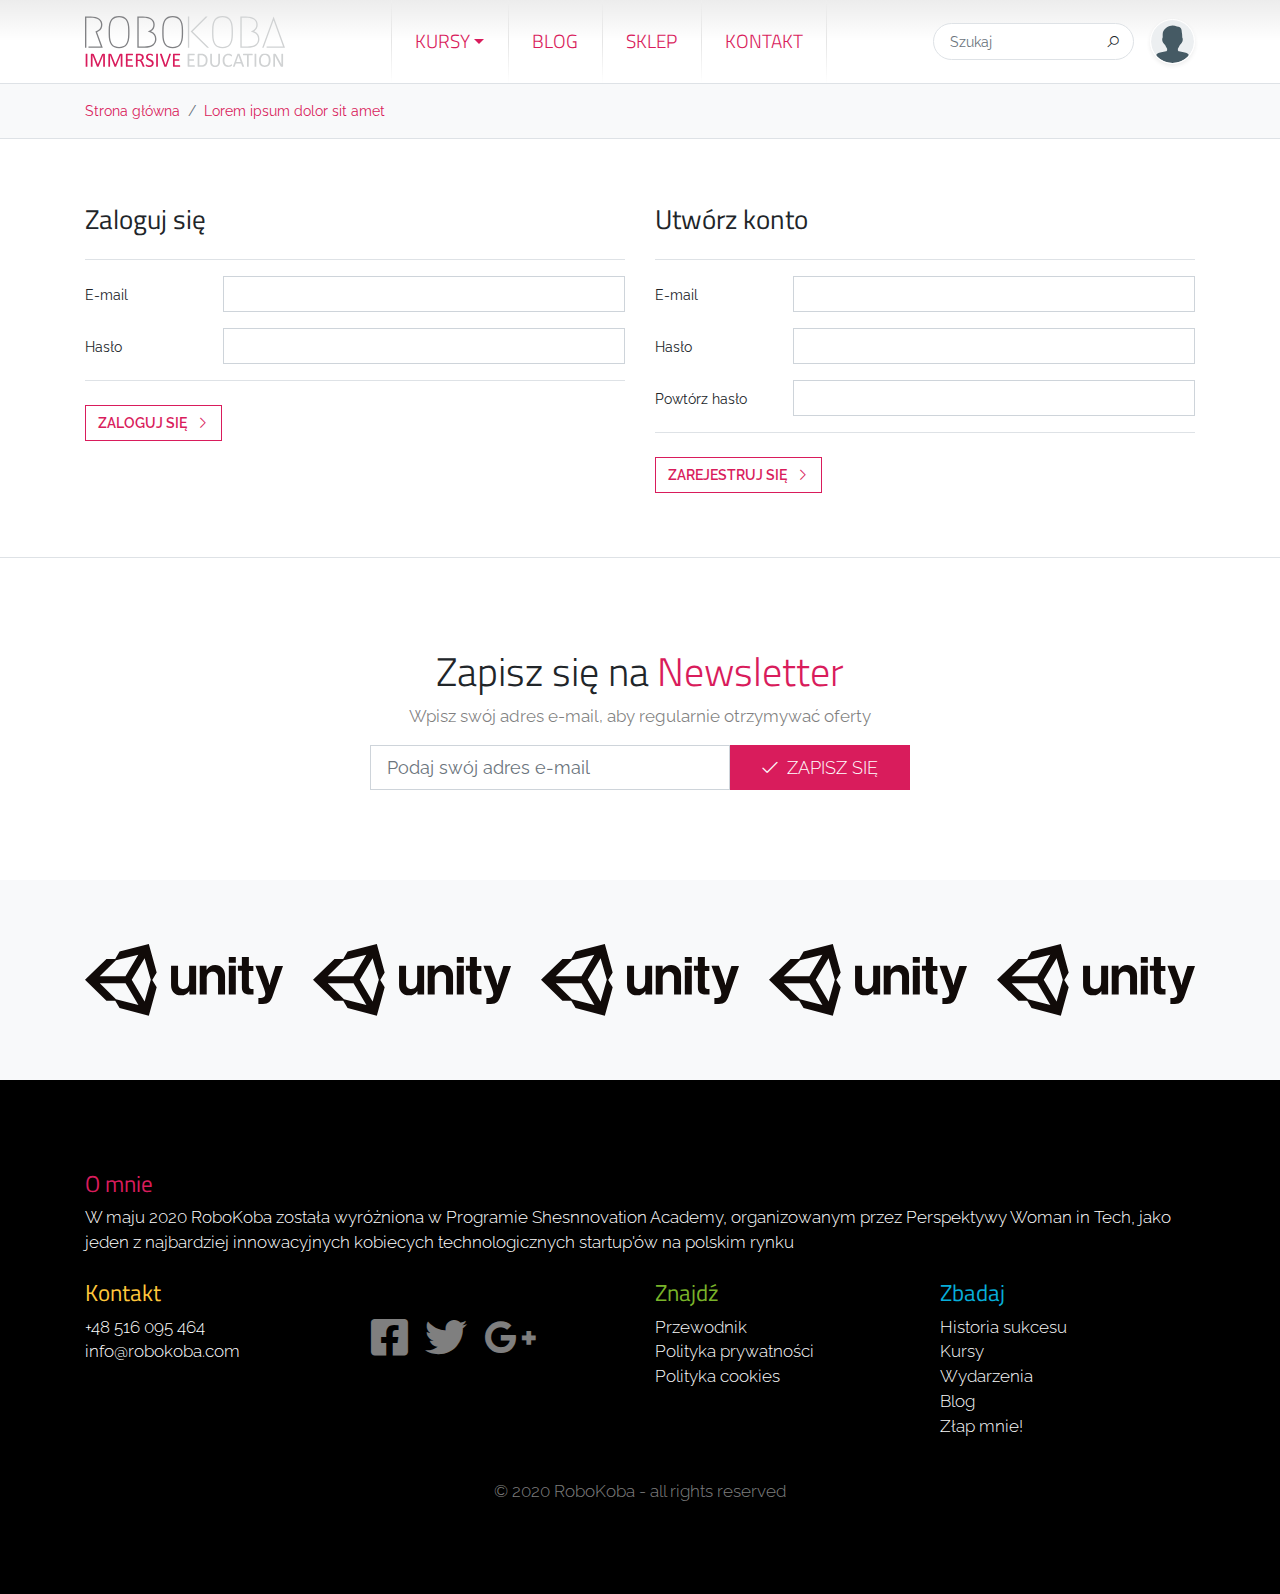
<file: login.html>
<!DOCTYPE html>
<html>

<head>
    <meta charset="utf-8">
    <meta name="viewport" content="width=device-width, initial-scale=1.0, shrink-to-fit=no">
    <title>Robo Koba</title>
    <link rel="stylesheet" href="assets/bootstrap/css/bootstrap.min.css">
    <link rel="stylesheet" href="https://fonts.googleapis.com/css?family=Raleway:100,100i,200,200i,300,300i,400,400i,500,500i,600,600i,700,700i,800,800i,900,900i&amp;subset=latin-ext">
    <link rel="stylesheet" href="https://fonts.googleapis.com/css?family=Titillium+Web:200,200i,300,300i,400,400i,600,600i,700,700i,900&amp;subset=latin-ext">
    <link rel="stylesheet" href="assets/fonts/fontawesome-all.min.css">
    <link rel="stylesheet" href="assets/fonts/line-awesome.min.css">
    <link rel="stylesheet" href="assets/css/styles.min.css">
</head>

<body>
    <div>
        <header>
            <div class="bg-white position-relative border-bottom">
                <div class="container">
                    <div class="row justify-content-between align-items-stretch flex-nowrap">
                        <div class="col-auto d-flex align-items-center py-3"><a class="d-block" id="logo" href="index.html"><img class="img-fluid" src="assets/img/logo.svg"></a></div>
                        <div class="col-auto d-none d-lg-flex px-0">
                            <ul class="nav">
                                <li class="nav-item dropdown d-flex align-items-stretch"><a class="dropdown-toggle nav-link text-uppercase text-primary d-flex align-items-center h4 mb-0 font-weight-light px-xl-4" data-toggle="dropdown" aria-expanded="false">Kursy</a>
                                    <div class="dropdown-menu" role="menu"><a class="dropdown-item" role="presentation" href="courses.html">Kursy online</a><a class="dropdown-item" role="presentation" href="events.html">Wydarzenia</a><a class="dropdown-item" role="presentation" href="mentorings.html">Mentoring</a></div>
                                </li>
                                <li class="nav-item d-flex align-items-stretch"><a class="nav-link text-uppercase text-primary d-flex align-items-center h4 mb-0 font-weight-light px-xl-4" href="blog.html">Blog</a></li>
                                <li class="nav-item d-flex align-items-stretch"><a class="nav-link text-uppercase text-primary d-flex align-items-center h4 mb-0 font-weight-light px-xl-4" href="#">Sklep</a></li>
                                <li class="nav-item d-flex align-items-stretch"><a class="nav-link text-uppercase text-primary d-flex align-items-center h4 mb-0 font-weight-light px-xl-4" href="page.html">Kontakt</a></li>
                            </ul>
                        </div>
                        <div class="col-auto d-flex py-3">
                            <div class="d-flex align-items-center">
                                <form class="d-none d-lg-flex mr-3">
                                    <div class="input-group bg-white border rounded-pill"><input class="form-control border-0 bg-transparent px-3 width--160" type="text" placeholder="Szukaj">
                                        <div class="input-group-append"><button class="btn bg-transparent" type="button"><i class="la la-search"></i></button></div>
                                    </div>
                                </form><a class="btn border-white shadow-sm p-0 ratio width--45 rounded-circle overflow-hidden" role="button" href="login.html"><span><img class="img-fluid" src="assets/img/icon-user-5.svg"></span></a><button class="btn text-black-50 d-lg-none p-0 ml-3"
                                    type="button" data-toggle="modal" data-target="#modal__menu"><i class="la la-bars" style="font-size: 32px;"></i></button></div>
                        </div>
                    </div>
                </div>
            </div>
        </header>
        <main>
            <div class="bg-light py-3 border-bottom">
                <div class="container">
                    <ol class="breadcrumb p-0 bg-transparent mb-0">
                        <li class="breadcrumb-item"><a href="index.html"><span>Strona główna</span></a></li>
                        <li class="breadcrumb-item"><a href="page.html"><span>Lorem ipsum dolor sit amet</span></a></li>
                    </ol>
                </div>
            </div>
            <div class="py-5 border-bottom">
                <div class="container">
                    <div class="row align-items-start">
                        <div class="col-lg-6 py-3">
                            <h2 class="mb-4">Zaloguj się</h2>
                            <form>
                                <div class="border-top border-bottom pt-3 mb-4">
                                    <div class="form-group">
                                        <div class="form-row align-items-baseline">
                                            <div class="col-sm-4 col-md-3"><label class="col-form-label">E-mail</label></div>
                                            <div class="col-sm-8 col-md-9"><input class="form-control" type="email"></div>
                                        </div>
                                    </div>
                                    <div class="form-group">
                                        <div class="form-row align-items-baseline">
                                            <div class="col-sm-4 col-md-3"><label class="col-form-label">Hasło</label></div>
                                            <div class="col-sm-8 col-md-9"><input class="form-control" type="password"></div>
                                        </div>
                                    </div>
                                </div>
                                <div class="justify-content-end"><button class="btn btn-outline-primary text-uppercase font-weight--600" type="submit"><span class="mr-2">Zaloguj się</span><i class="la la-angle-right"></i></button></div>
                            </form>
                        </div>
                        <div class="col-lg-6 py-3">
                            <h2 class="mb-4">Utwórz konto</h2>
                            <form>
                                <div class="border-top border-bottom pt-3 mb-4">
                                    <div class="form-group">
                                        <div class="form-row align-items-baseline">
                                            <div class="col-sm-4 col-md-3"><label class="col-form-label">E-mail</label></div>
                                            <div class="col-sm-8 col-md-9"><input class="form-control" type="email"></div>
                                        </div>
                                    </div>
                                    <div class="form-group">
                                        <div class="form-row align-items-baseline">
                                            <div class="col-sm-4 col-md-3"><label class="col-form-label">Hasło</label></div>
                                            <div class="col-sm-8 col-md-9"><input class="form-control" type="password"></div>
                                        </div>
                                    </div>
                                    <div class="form-group">
                                        <div class="form-row align-items-baseline">
                                            <div class="col-sm-4 col-md-3"><label class="col-form-label">Powtórz hasło</label></div>
                                            <div class="col-sm-8 col-md-9"><input class="form-control" type="password"></div>
                                        </div>
                                    </div>
                                </div>
                                <div class="justify-content-end"><button class="btn btn-outline-primary text-uppercase font-weight--600" type="submit"><span class="mr-2">Zarejestruj się</span><i class="la la-angle-right"></i></button></div>
                            </form>
                        </div>
                    </div>
                </div>
            </div>
            <div class="py--90">
                <div class="container">
                    <h1 class="display-4 text-center mb-2"><span class="mr-2">Zapisz się na</span><span class="text-primary">Newsletter</span></h1>
                    <p class="lead text-center text-black-50 font-weight-normal mb-3">Wpisz swój adres e-mail, aby regularnie otrzymywać oferty</p>
                    <div class="row justify-content-center">
                        <div class="col-md-8 col-lg-6">
                            <form>
                                <div class="form-row mx-0">
                                    <div class="col-12 col-md-6 col-xl-8 align-items-stretch px-0"><input class="form-control form-control-lg w-100 text-center text-md-left" type="email" placeholder="Podaj swój adres e-mail"></div>
                                    <div class="col-12 col-md-6 col-xl-4 px-0"><button class="btn btn-primary btn-block btn-lg text-uppercase font-weight-light mb-0" type="submit"><i class="la la-check mr-2"></i><span>Zapisz się</span></button></div>
                                </div>
                            </form>
                        </div>
                    </div>
                </div>
            </div>
            <div class="bg-light py-5">
                <div class="container">
                    <div class="row row-cols-xl-5 justify-content-center">
                        <div class="col-sm-6 col-md-4 col-lg-3"><a class="d-block my-3" href="#"><img class="img-fluid" src="assets/img/logo-unity.svg"></a></div>
                        <div class="col-sm-6 col-md-4 col-lg-3"><a class="d-block my-3" href="#"><img class="img-fluid" src="assets/img/logo-unity.svg"></a></div>
                        <div class="col-sm-6 col-md-4 col-lg-3"><a class="d-block my-3" href="#"><img class="img-fluid" src="assets/img/logo-unity.svg"></a></div>
                        <div class="col-sm-6 col-md-4 col-lg-3"><a class="d-block my-3" href="#"><img class="img-fluid" src="assets/img/logo-unity.svg"></a></div>
                        <div class="col-sm-6 col-md-4 col-lg-3"><a class="d-block my-3" href="#"><img class="img-fluid" src="assets/img/logo-unity.svg"></a></div>
                    </div>
                </div>
            </div>
        </main>
        <footer>
            <div class="text-white py--90 bg--black">
                <div class="container">
                    <h3 class="text-primary">O mnie</h3>
                    <p class="lead mb-4">W maju 2020 RoboKoba została wyróżniona w Programie Shesnnovation Academy, organizowanym przez Perspektywy Woman in Tech, jako jeden z najbardziej innowacyjnych kobiecych technologicznych startup'ów na polskim rynku</p>
                    <div class="row mb-4">
                        <div class="col-lg-6">
                            <h3 class="text-warning">Kontakt</h3>
                            <div class="row">
                                <div class="col-sm-6">
                                    <ul class="list-unstyled lead">
                                        <li>+48 516 095 464</li>
                                        <li>info@robokoba.com</li>
                                    </ul>
                                </div>
                                <div class="col-sm-6">
                                    <div class="btn-group mb-3" role="group"><button class="btn text-white-50 p-0 mr-3" type="button"><i class="fab fa-facebook-square" style="font-size: 42px;height: 18px;"></i></button><button class="btn text-white-50 p-0 mr-3" type="button"><i class="fab fa-twitter" style="font-size: 42px;height: 18px;"></i></button>
                                        <button
                                            class="btn text-white-50 p-0 mr-3" type="button"><i class="fab fa-google-plus-g" style="font-size: 42px;height: 18px;"></i></button>
                                    </div>
                                </div>
                            </div>
                        </div>
                        <div class="col-sm-6 col-lg-3">
                            <h3 class="text-success">Znajdź</h3>
                            <ul class="list-unstyled lead">
                                <li><a class="text-light" href="page.html">Przewodnik</a></li>
                                <li><a class="text-light" href="page.html">Polityka prywatności</a></li>
                                <li><a class="text-light" href="page.html">Polityka cookies</a></li>
                            </ul>
                        </div>
                        <div class="col-sm-6 col-lg-3">
                            <h3 class="text-info">Zbadaj</h3>
                            <ul class="list-unstyled lead">
                                <li><a class="text-light" href="page.html">Historia sukcesu</a></li>
                                <li><a class="text-light" href="courses.html">Kursy</a></li>
                                <li><a class="text-light" href="events.html">Wydarzenia</a></li>
                                <li><a class="text-light" href="blog.html">Blog</a></li>
                                <li><a class="text-light" href="page.html">Złap mnie!</a></li>
                            </ul>
                        </div>
                    </div>
                    <p class="lead text-center text-white-50 mb-0">© 2020 RoboKoba - all rights reserved</p>
                </div>
            </div>
        </footer>
    </div>
    <div>
        <div class="modal fade mb-4 modal--styled modal--fullscreen" role="dialog" tabindex="-1" id="modal__menu">
            <div class="modal-dialog modal-lg" role="document">
                <div class="modal-content rounded-0">
                    <div class="modal-header d-flex justify-content-between align-items-center border-0 p-0">
                        <h1 class="mb-0 pl-3"><a href="index.html"><img class="img-fluid d-block height--25" src="assets/img/logo.svg"></a></h1>
                        <div><button class="btn btn-link bg-white rounded-0 ratio width--45 p-0" data-dismiss="modal" type="button"><span class="text-dark"><i class="la la-times" style="font-size: 22px;"></i></span></button></div><button type="button" class="close"
                            data-dismiss="modal" aria-label="Close"><span aria-hidden="true">×</span></button></div>
                    <div class="modal-body py-0 px-0">
                        <div>
                            <ul class="list-group">
                                <li class="list-group-item px-0">
                                    <div class="container-fluid"><span class="d-flex justify-content-end h4 mb-0"><a class="h4 mb-0" href="courses.html">Kursy</a></span>
                                        <ul class="list-unstyled d-flex flex-column align-items-end mt-1">
                                            <li class="mt-1"><a href="courses.html">Kursy online</a></li>
                                            <li class="mt-1"><a href="events.html">Wydarzenia</a></li>
                                            <li class="mt-1"><a href="mentorings.html">Mentoring</a></li>
                                        </ul>
                                    </div>
                                </li>
                                <li class="list-group-item px-0">
                                    <div class="container-fluid"><span class="d-flex justify-content-end h4 mb-0"><a class="h4 mb-0" href="blog.html">Blog</a></span></div>
                                </li>
                                <li class="list-group-item px-0">
                                    <div class="container-fluid"><span class="d-flex justify-content-end h4 mb-0"><a class="h4 mb-0" href="#">Sklep</a></span></div>
                                </li>
                                <li class="list-group-item px-0">
                                    <div class="container-fluid"><span class="d-flex justify-content-end h4 mb-0"><a class="h4 mb-0" href="#">Kontakt</a></span></div>
                                </li>
                            </ul>
                        </div>
                    </div>
                </div>
            </div>
        </div>
    </div>
    <script src="assets/js/jquery.min.js"></script>
    <script src="assets/bootstrap/js/bootstrap.min.js"></script>
    <script src="assets/js/script.min.js"></script>
</body>

</html>
</file>
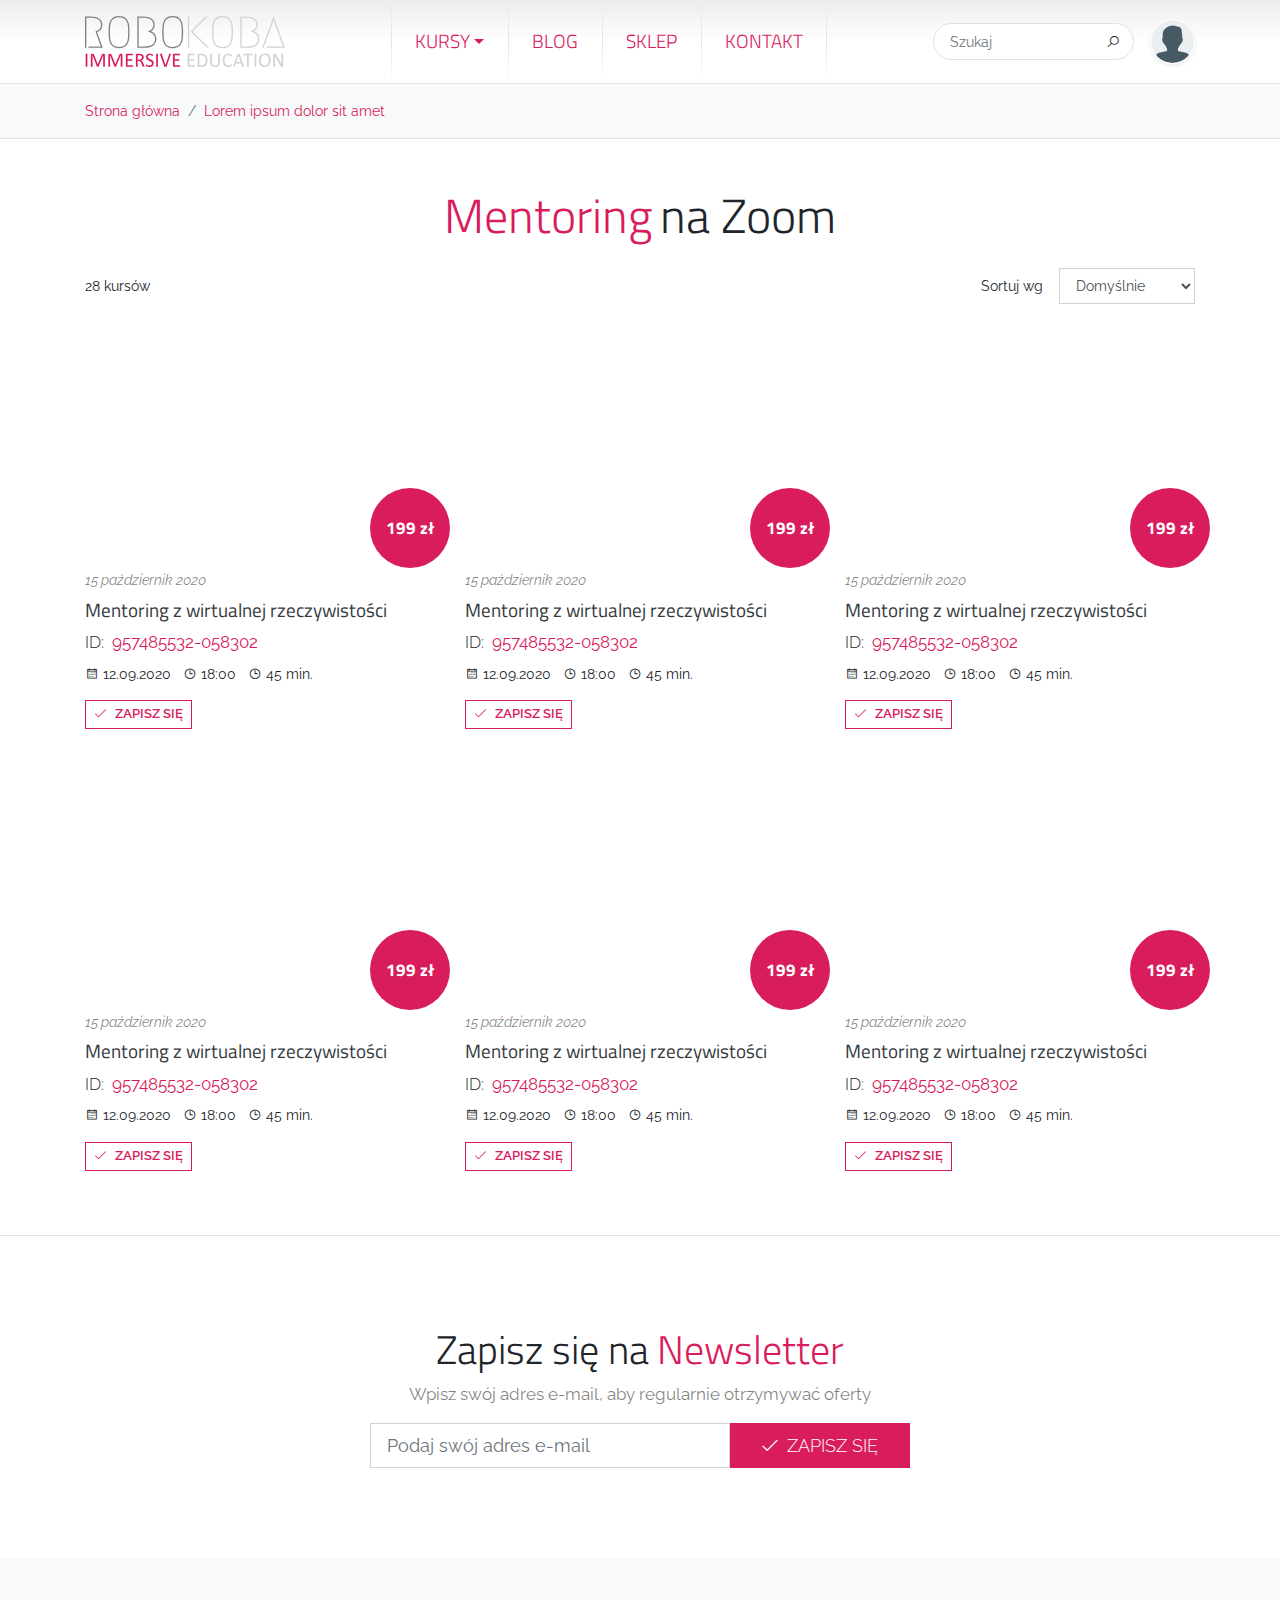
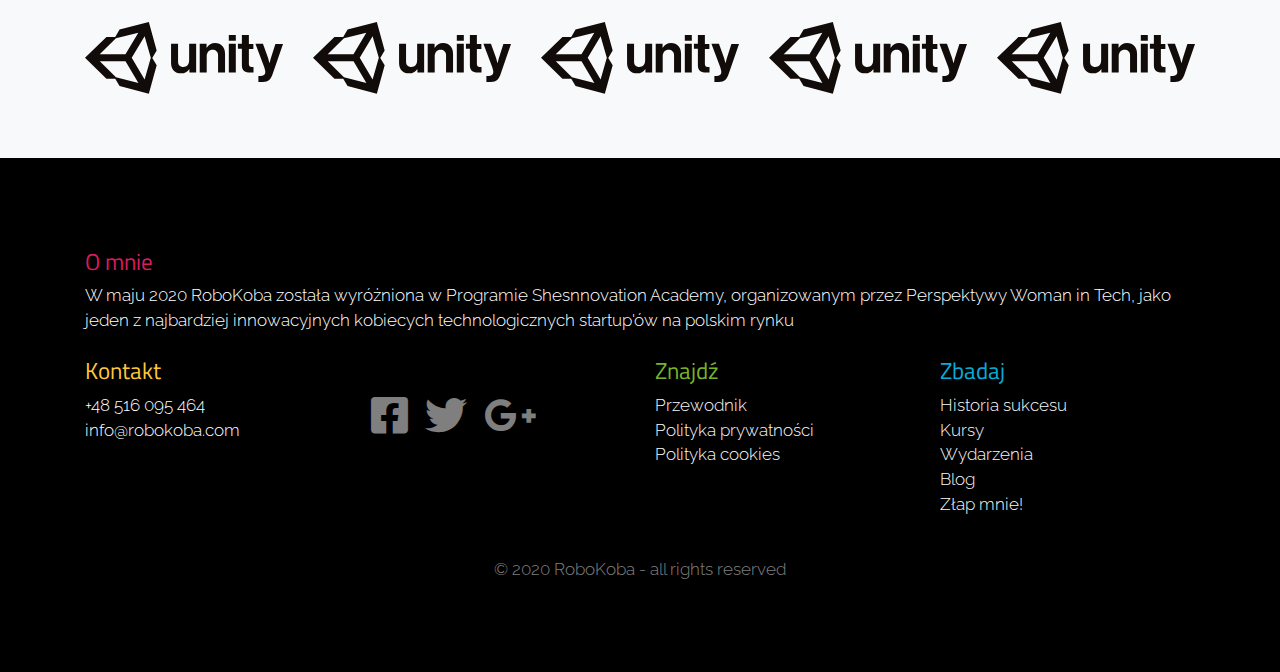
<file: mentorings.html>
<!DOCTYPE html>
<html>

<head>
    <meta charset="utf-8">
    <meta name="viewport" content="width=device-width, initial-scale=1.0, shrink-to-fit=no">
    <title>Robo Koba</title>
    <link rel="stylesheet" href="assets/bootstrap/css/bootstrap.min.css">
    <link rel="stylesheet" href="https://fonts.googleapis.com/css?family=Raleway:100,100i,200,200i,300,300i,400,400i,500,500i,600,600i,700,700i,800,800i,900,900i&amp;subset=latin-ext">
    <link rel="stylesheet" href="https://fonts.googleapis.com/css?family=Titillium+Web:200,200i,300,300i,400,400i,600,600i,700,700i,900&amp;subset=latin-ext">
    <link rel="stylesheet" href="assets/fonts/fontawesome-all.min.css">
    <link rel="stylesheet" href="assets/fonts/line-awesome.min.css">
    <link rel="stylesheet" href="assets/css/styles.min.css">
</head>

<body>
    <div>
        <header>
            <div class="bg-white position-relative border-bottom">
                <div class="container">
                    <div class="row justify-content-between align-items-stretch flex-nowrap">
                        <div class="col-auto d-flex align-items-center py-3"><a class="d-block" id="logo" href="index.html"><img class="img-fluid" src="assets/img/logo.svg"></a></div>
                        <div class="col-auto d-none d-lg-flex px-0">
                            <ul class="nav">
                                <li class="nav-item dropdown d-flex align-items-stretch"><a class="dropdown-toggle nav-link text-uppercase text-primary d-flex align-items-center h4 mb-0 font-weight-light px-xl-4" data-toggle="dropdown" aria-expanded="false">Kursy</a>
                                    <div class="dropdown-menu" role="menu"><a class="dropdown-item" role="presentation" href="courses.html">Kursy online</a><a class="dropdown-item" role="presentation" href="events.html">Wydarzenia</a><a class="dropdown-item" role="presentation" href="mentorings.html">Mentoring</a></div>
                                </li>
                                <li class="nav-item d-flex align-items-stretch"><a class="nav-link text-uppercase text-primary d-flex align-items-center h4 mb-0 font-weight-light px-xl-4" href="blog.html">Blog</a></li>
                                <li class="nav-item d-flex align-items-stretch"><a class="nav-link text-uppercase text-primary d-flex align-items-center h4 mb-0 font-weight-light px-xl-4" href="#">Sklep</a></li>
                                <li class="nav-item d-flex align-items-stretch"><a class="nav-link text-uppercase text-primary d-flex align-items-center h4 mb-0 font-weight-light px-xl-4" href="page.html">Kontakt</a></li>
                            </ul>
                        </div>
                        <div class="col-auto d-flex py-3">
                            <div class="d-flex align-items-center">
                                <form class="d-none d-lg-flex mr-3">
                                    <div class="input-group bg-white border rounded-pill"><input class="form-control border-0 bg-transparent px-3 width--160" type="text" placeholder="Szukaj">
                                        <div class="input-group-append"><button class="btn bg-transparent" type="button"><i class="la la-search"></i></button></div>
                                    </div>
                                </form><a class="btn border-white shadow-sm p-0 ratio width--45 rounded-circle overflow-hidden" role="button" href="login.html"><span><img class="img-fluid" src="assets/img/icon-user-5.svg"></span></a><button class="btn text-black-50 d-lg-none p-0 ml-3"
                                    type="button" data-toggle="modal" data-target="#modal__menu"><i class="la la-bars" style="font-size: 32px;"></i></button></div>
                        </div>
                    </div>
                </div>
            </div>
        </header>
        <main>
            <div class="bg-light py-3 border-bottom">
                <div class="container">
                    <ol class="breadcrumb p-0 bg-transparent mb-0">
                        <li class="breadcrumb-item"><a href="index.html"><span>Strona główna</span></a></li>
                        <li class="breadcrumb-item"><a href="page.html"><span>Lorem ipsum dolor sit amet</span></a></li>
                    </ol>
                </div>
            </div>
            <div class="py-5 border-bottom">
                <div class="container">
                    <h1 class="display-3 text-center mb-4"><span class="text-primary mr-2">Mentoring</span><span>na Zoom</span></h1>
                    <div class="row justify-content-between align-items-baseline">
                        <div class="col-sm-auto">
                            <p class="mb-2 mb-sm-0">28 kursów</p>
                        </div>
                        <div class="col-sm-auto">
                            <form class="form-inline align-items-baseline flex-nowrap"><label class="text-nowrap mr-3">Sortuj wg</label><select class="form-control"><option value="12" selected="">Domyślnie</option><option value="13">Alfabetycznie</option><option value="14">Najnowsze</option></select></form>
                        </div>
                    </div>
                    <div class="row">
                        <div class="col-md-6 col-xl-4 py-3">
                            <div class="card bg-transparent border-0">
                                <a class="ratio ratio-3-2 mb-3 thumbnail--price" href="mentoring.html" style="background: url(https://as2.ftcdn.net/jpg/02/02/72/99/500_F_202729919_CB8ozlzptLyM5YU0e9Z8zBAMeYzCT5oV.jpg) center / cover no-repeat;">
                                    <div class="justify-content-end align-items-end">
                                        <p class="text-white bg-primary ratio width--80 rounded-circle mb-0 thumbnail--price--value position--relative top--15 left--15"><span><span class="h5 mb-0 font-weight-bold">199 zł</span></span>
                                        </p>
                                    </div>
                                </a>
                                <div class="card-body p-0">
                                    <p class="text-black-50 card-text mb-2"><em>15 październik 2020</em></p>
                                    <h4 class="card-title mb-2"><a class="text-dark" href="mentoring.html">Mentoring z wirtualnej rzeczywistości</a></h4>
                                    <p class="lead mb-2"><span class="mr-2">ID:</span><span class="text-primary font-weight-normal">957485532-058302</span></p>
                                    <ul class="list-inline">
                                        <li class="list-inline-item"><i class="la la-calendar mr-1"></i><span>12.09.2020</span></li>
                                        <li class="list-inline-item"><i class="la la-clock-o mr-1"></i><span>18:00</span></li>
                                        <li class="list-inline-item"><i class="la la-clock-o mr-1"></i><span>45 min.</span></li>
                                    </ul>
                                    <div><a class="btn btn-outline-primary btn-sm text-uppercase font-weight--600" role="button" href="mentoring.html"><i class="la la-check mr-2"></i><span>ZAPISZ SIĘ</span></a></div>
                                </div>
                            </div>
                        </div>
                        <div class="col-md-6 col-xl-4 py-3">
                            <div class="card bg-transparent border-0">
                                <a class="ratio ratio-3-2 mb-3 thumbnail--price" href="mentoring.html" style="background: url(https://as2.ftcdn.net/jpg/02/02/72/99/500_F_202729919_CB8ozlzptLyM5YU0e9Z8zBAMeYzCT5oV.jpg) center / cover no-repeat;">
                                    <div class="justify-content-end align-items-end">
                                        <p class="text-white bg-primary ratio width--80 rounded-circle mb-0 thumbnail--price--value position--relative top--15 left--15"><span><span class="h5 mb-0 font-weight-bold">199 zł</span></span>
                                        </p>
                                    </div>
                                </a>
                                <div class="card-body p-0">
                                    <p class="text-black-50 card-text mb-2"><em>15 październik 2020</em></p>
                                    <h4 class="card-title mb-2"><a class="text-dark" href="mentoring.html">Mentoring z wirtualnej rzeczywistości</a></h4>
                                    <p class="lead mb-2"><span class="mr-2">ID:</span><span class="text-primary font-weight-normal">957485532-058302</span></p>
                                    <ul class="list-inline">
                                        <li class="list-inline-item"><i class="la la-calendar mr-1"></i><span>12.09.2020</span></li>
                                        <li class="list-inline-item"><i class="la la-clock-o mr-1"></i><span>18:00</span></li>
                                        <li class="list-inline-item"><i class="la la-clock-o mr-1"></i><span>45 min.</span></li>
                                    </ul>
                                    <div><a class="btn btn-outline-primary btn-sm text-uppercase font-weight--600" role="button" href="mentoring.html"><i class="la la-check mr-2"></i><span>ZAPISZ SIĘ</span></a></div>
                                </div>
                            </div>
                        </div>
                        <div class="col-md-6 col-xl-4 py-3">
                            <div class="card bg-transparent border-0">
                                <a class="ratio ratio-3-2 mb-3 thumbnail--price" href="mentoring.html" style="background: url(https://as2.ftcdn.net/jpg/02/02/72/99/500_F_202729919_CB8ozlzptLyM5YU0e9Z8zBAMeYzCT5oV.jpg) center / cover no-repeat;">
                                    <div class="justify-content-end align-items-end">
                                        <p class="text-white bg-primary ratio width--80 rounded-circle mb-0 thumbnail--price--value position--relative top--15 left--15"><span><span class="h5 mb-0 font-weight-bold">199 zł</span></span>
                                        </p>
                                    </div>
                                </a>
                                <div class="card-body p-0">
                                    <p class="text-black-50 card-text mb-2"><em>15 październik 2020</em></p>
                                    <h4 class="card-title mb-2"><a class="text-dark" href="mentoring.html">Mentoring z wirtualnej rzeczywistości</a></h4>
                                    <p class="lead mb-2"><span class="mr-2">ID:</span><span class="text-primary font-weight-normal">957485532-058302</span></p>
                                    <ul class="list-inline">
                                        <li class="list-inline-item"><i class="la la-calendar mr-1"></i><span>12.09.2020</span></li>
                                        <li class="list-inline-item"><i class="la la-clock-o mr-1"></i><span>18:00</span></li>
                                        <li class="list-inline-item"><i class="la la-clock-o mr-1"></i><span>45 min.</span></li>
                                    </ul>
                                    <div><a class="btn btn-outline-primary btn-sm text-uppercase font-weight--600" role="button" href="mentoring.html"><i class="la la-check mr-2"></i><span>ZAPISZ SIĘ</span></a></div>
                                </div>
                            </div>
                        </div>
                        <div class="col-md-6 col-xl-4 py-3">
                            <div class="card bg-transparent border-0">
                                <a class="ratio ratio-3-2 mb-3 thumbnail--price" href="mentoring.html" style="background: url(https://as2.ftcdn.net/jpg/02/02/72/99/500_F_202729919_CB8ozlzptLyM5YU0e9Z8zBAMeYzCT5oV.jpg) center / cover no-repeat;">
                                    <div class="justify-content-end align-items-end">
                                        <p class="text-white bg-primary ratio width--80 rounded-circle mb-0 thumbnail--price--value position--relative top--15 left--15"><span><span class="h5 mb-0 font-weight-bold">199 zł</span></span>
                                        </p>
                                    </div>
                                </a>
                                <div class="card-body p-0">
                                    <p class="text-black-50 card-text mb-2"><em>15 październik 2020</em></p>
                                    <h4 class="card-title mb-2"><a class="text-dark" href="mentoring.html">Mentoring z wirtualnej rzeczywistości</a></h4>
                                    <p class="lead mb-2"><span class="mr-2">ID:</span><span class="text-primary font-weight-normal">957485532-058302</span></p>
                                    <ul class="list-inline">
                                        <li class="list-inline-item"><i class="la la-calendar mr-1"></i><span>12.09.2020</span></li>
                                        <li class="list-inline-item"><i class="la la-clock-o mr-1"></i><span>18:00</span></li>
                                        <li class="list-inline-item"><i class="la la-clock-o mr-1"></i><span>45 min.</span></li>
                                    </ul>
                                    <div><a class="btn btn-outline-primary btn-sm text-uppercase font-weight--600" role="button" href="mentoring.html"><i class="la la-check mr-2"></i><span>ZAPISZ SIĘ</span></a></div>
                                </div>
                            </div>
                        </div>
                        <div class="col-md-6 col-xl-4 py-3">
                            <div class="card bg-transparent border-0">
                                <a class="ratio ratio-3-2 mb-3 thumbnail--price" href="mentoring.html" style="background: url(https://as2.ftcdn.net/jpg/02/02/72/99/500_F_202729919_CB8ozlzptLyM5YU0e9Z8zBAMeYzCT5oV.jpg) center / cover no-repeat;">
                                    <div class="justify-content-end align-items-end">
                                        <p class="text-white bg-primary ratio width--80 rounded-circle mb-0 thumbnail--price--value position--relative top--15 left--15"><span><span class="h5 mb-0 font-weight-bold">199 zł</span></span>
                                        </p>
                                    </div>
                                </a>
                                <div class="card-body p-0">
                                    <p class="text-black-50 card-text mb-2"><em>15 październik 2020</em></p>
                                    <h4 class="card-title mb-2"><a class="text-dark" href="mentoring.html">Mentoring z wirtualnej rzeczywistości</a></h4>
                                    <p class="lead mb-2"><span class="mr-2">ID:</span><span class="text-primary font-weight-normal">957485532-058302</span></p>
                                    <ul class="list-inline">
                                        <li class="list-inline-item"><i class="la la-calendar mr-1"></i><span>12.09.2020</span></li>
                                        <li class="list-inline-item"><i class="la la-clock-o mr-1"></i><span>18:00</span></li>
                                        <li class="list-inline-item"><i class="la la-clock-o mr-1"></i><span>45 min.</span></li>
                                    </ul>
                                    <div><a class="btn btn-outline-primary btn-sm text-uppercase font-weight--600" role="button" href="mentoring.html"><i class="la la-check mr-2"></i><span>ZAPISZ SIĘ</span></a></div>
                                </div>
                            </div>
                        </div>
                        <div class="col-md-6 col-xl-4 py-3">
                            <div class="card bg-transparent border-0">
                                <a class="ratio ratio-3-2 mb-3 thumbnail--price" href="mentoring.html" style="background: url(https://as2.ftcdn.net/jpg/02/02/72/99/500_F_202729919_CB8ozlzptLyM5YU0e9Z8zBAMeYzCT5oV.jpg) center / cover no-repeat;">
                                    <div class="justify-content-end align-items-end">
                                        <p class="text-white bg-primary ratio width--80 rounded-circle mb-0 thumbnail--price--value position--relative top--15 left--15"><span><span class="h5 mb-0 font-weight-bold">199 zł</span></span>
                                        </p>
                                    </div>
                                </a>
                                <div class="card-body p-0">
                                    <p class="text-black-50 card-text mb-2"><em>15 październik 2020</em></p>
                                    <h4 class="card-title mb-2"><a class="text-dark" href="mentoring.html">Mentoring z wirtualnej rzeczywistości</a></h4>
                                    <p class="lead mb-2"><span class="mr-2">ID:</span><span class="text-primary font-weight-normal">957485532-058302</span></p>
                                    <ul class="list-inline">
                                        <li class="list-inline-item"><i class="la la-calendar mr-1"></i><span>12.09.2020</span></li>
                                        <li class="list-inline-item"><i class="la la-clock-o mr-1"></i><span>18:00</span></li>
                                        <li class="list-inline-item"><i class="la la-clock-o mr-1"></i><span>45 min.</span></li>
                                    </ul>
                                    <div><a class="btn btn-outline-primary btn-sm text-uppercase font-weight--600" role="button" href="mentoring.html"><i class="la la-check mr-2"></i><span>ZAPISZ SIĘ</span></a></div>
                                </div>
                            </div>
                        </div>
                    </div>
                </div>
            </div>
            <div class="py--90">
                <div class="container">
                    <h1 class="display-4 text-center mb-2"><span class="mr-2">Zapisz się na</span><span class="text-primary">Newsletter</span></h1>
                    <p class="lead text-center text-black-50 font-weight-normal mb-3">Wpisz swój adres e-mail, aby regularnie otrzymywać oferty</p>
                    <div class="row justify-content-center">
                        <div class="col-md-8 col-lg-6">
                            <form>
                                <div class="form-row mx-0">
                                    <div class="col-12 col-md-6 col-xl-8 align-items-stretch px-0"><input class="form-control form-control-lg w-100 text-center text-md-left" type="email" placeholder="Podaj swój adres e-mail"></div>
                                    <div class="col-12 col-md-6 col-xl-4 px-0"><button class="btn btn-primary btn-block btn-lg text-uppercase font-weight-light mb-0" type="submit"><i class="la la-check mr-2"></i><span>Zapisz się</span></button></div>
                                </div>
                            </form>
                        </div>
                    </div>
                </div>
            </div>
            <div class="bg-light py-5">
                <div class="container">
                    <div class="row row-cols-xl-5 justify-content-center">
                        <div class="col-sm-6 col-md-4 col-lg-3"><a class="d-block my-3" href="#"><img class="img-fluid" src="assets/img/logo-unity.svg"></a></div>
                        <div class="col-sm-6 col-md-4 col-lg-3"><a class="d-block my-3" href="#"><img class="img-fluid" src="assets/img/logo-unity.svg"></a></div>
                        <div class="col-sm-6 col-md-4 col-lg-3"><a class="d-block my-3" href="#"><img class="img-fluid" src="assets/img/logo-unity.svg"></a></div>
                        <div class="col-sm-6 col-md-4 col-lg-3"><a class="d-block my-3" href="#"><img class="img-fluid" src="assets/img/logo-unity.svg"></a></div>
                        <div class="col-sm-6 col-md-4 col-lg-3"><a class="d-block my-3" href="#"><img class="img-fluid" src="assets/img/logo-unity.svg"></a></div>
                    </div>
                </div>
            </div>
        </main>
        <footer>
            <div class="text-white py--90 bg--black">
                <div class="container">
                    <h3 class="text-primary">O mnie</h3>
                    <p class="lead mb-4">W maju 2020 RoboKoba została wyróżniona w Programie Shesnnovation Academy, organizowanym przez Perspektywy Woman in Tech, jako jeden z najbardziej innowacyjnych kobiecych technologicznych startup'ów na polskim rynku</p>
                    <div class="row mb-4">
                        <div class="col-lg-6">
                            <h3 class="text-warning">Kontakt</h3>
                            <div class="row">
                                <div class="col-sm-6">
                                    <ul class="list-unstyled lead">
                                        <li>+48 516 095 464</li>
                                        <li>info@robokoba.com</li>
                                    </ul>
                                </div>
                                <div class="col-sm-6">
                                    <div class="btn-group mb-3" role="group"><button class="btn text-white-50 p-0 mr-3" type="button"><i class="fab fa-facebook-square" style="font-size: 42px;height: 18px;"></i></button><button class="btn text-white-50 p-0 mr-3" type="button"><i class="fab fa-twitter" style="font-size: 42px;height: 18px;"></i></button>
                                        <button
                                            class="btn text-white-50 p-0 mr-3" type="button"><i class="fab fa-google-plus-g" style="font-size: 42px;height: 18px;"></i></button>
                                    </div>
                                </div>
                            </div>
                        </div>
                        <div class="col-sm-6 col-lg-3">
                            <h3 class="text-success">Znajdź</h3>
                            <ul class="list-unstyled lead">
                                <li><a class="text-light" href="page.html">Przewodnik</a></li>
                                <li><a class="text-light" href="page.html">Polityka prywatności</a></li>
                                <li><a class="text-light" href="page.html">Polityka cookies</a></li>
                            </ul>
                        </div>
                        <div class="col-sm-6 col-lg-3">
                            <h3 class="text-info">Zbadaj</h3>
                            <ul class="list-unstyled lead">
                                <li><a class="text-light" href="page.html">Historia sukcesu</a></li>
                                <li><a class="text-light" href="courses.html">Kursy</a></li>
                                <li><a class="text-light" href="events.html">Wydarzenia</a></li>
                                <li><a class="text-light" href="blog.html">Blog</a></li>
                                <li><a class="text-light" href="page.html">Złap mnie!</a></li>
                            </ul>
                        </div>
                    </div>
                    <p class="lead text-center text-white-50 mb-0">© 2020 RoboKoba - all rights reserved</p>
                </div>
            </div>
        </footer>
    </div>
    <div>
        <div class="modal fade mb-4 modal--styled modal--fullscreen" role="dialog" tabindex="-1" id="modal__menu">
            <div class="modal-dialog modal-lg" role="document">
                <div class="modal-content rounded-0">
                    <div class="modal-header d-flex justify-content-between align-items-center border-0 p-0">
                        <h1 class="mb-0 pl-3"><a href="index.html"><img class="img-fluid d-block height--25" src="assets/img/logo.svg"></a></h1>
                        <div><button class="btn btn-link bg-white rounded-0 ratio width--45 p-0" data-dismiss="modal" type="button"><span class="text-dark"><i class="la la-times" style="font-size: 22px;"></i></span></button></div><button type="button" class="close"
                            data-dismiss="modal" aria-label="Close"><span aria-hidden="true">×</span></button></div>
                    <div class="modal-body py-0 px-0">
                        <div>
                            <ul class="list-group">
                                <li class="list-group-item px-0">
                                    <div class="container-fluid"><span class="d-flex justify-content-end h4 mb-0"><a class="h4 mb-0" href="courses.html">Kursy</a></span>
                                        <ul class="list-unstyled d-flex flex-column align-items-end mt-1">
                                            <li class="mt-1"><a href="courses.html">Kursy online</a></li>
                                            <li class="mt-1"><a href="events.html">Wydarzenia</a></li>
                                            <li class="mt-1"><a href="mentorings.html">Mentoring</a></li>
                                        </ul>
                                    </div>
                                </li>
                                <li class="list-group-item px-0">
                                    <div class="container-fluid"><span class="d-flex justify-content-end h4 mb-0"><a class="h4 mb-0" href="blog.html">Blog</a></span></div>
                                </li>
                                <li class="list-group-item px-0">
                                    <div class="container-fluid"><span class="d-flex justify-content-end h4 mb-0"><a class="h4 mb-0" href="#">Sklep</a></span></div>
                                </li>
                                <li class="list-group-item px-0">
                                    <div class="container-fluid"><span class="d-flex justify-content-end h4 mb-0"><a class="h4 mb-0" href="#">Kontakt</a></span></div>
                                </li>
                            </ul>
                        </div>
                    </div>
                </div>
            </div>
        </div>
    </div>
    <script src="assets/js/jquery.min.js"></script>
    <script src="assets/bootstrap/js/bootstrap.min.js"></script>
    <script src="assets/js/script.min.js"></script>
</body>

</html>
</file>
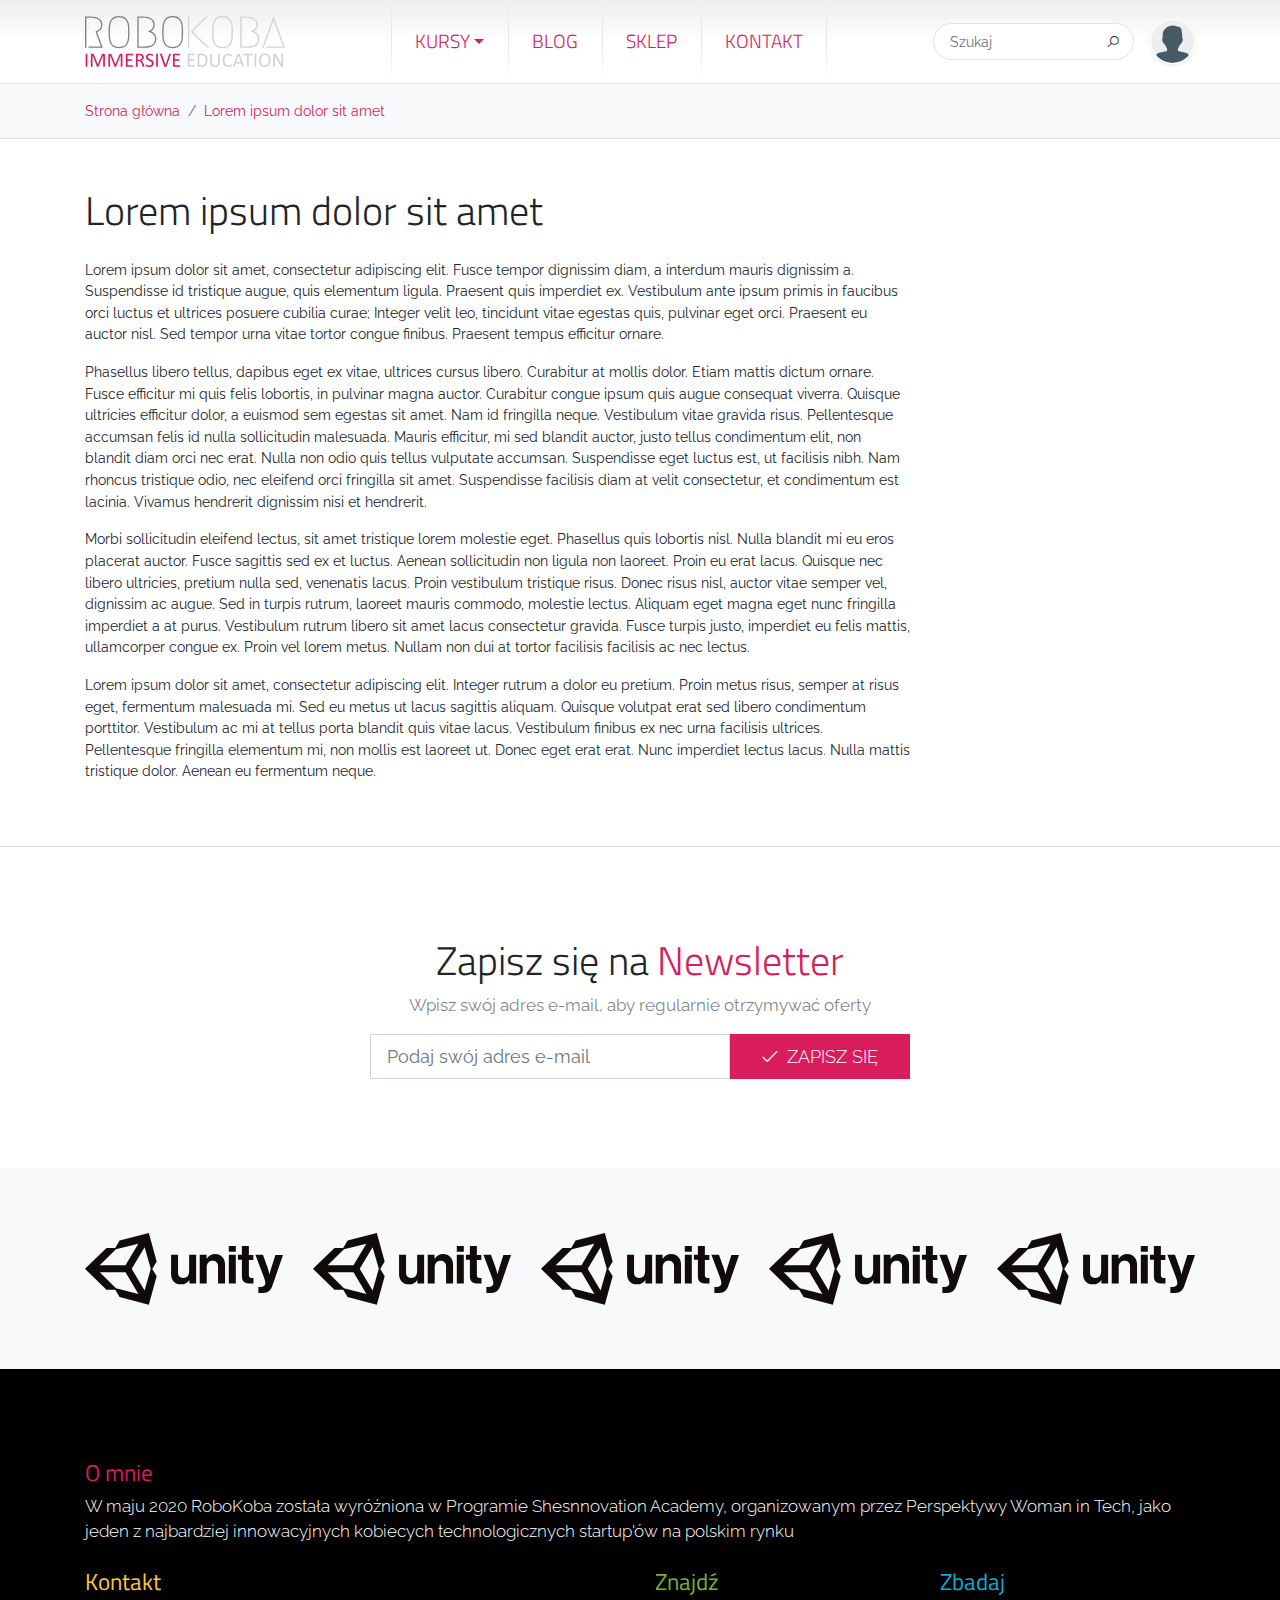
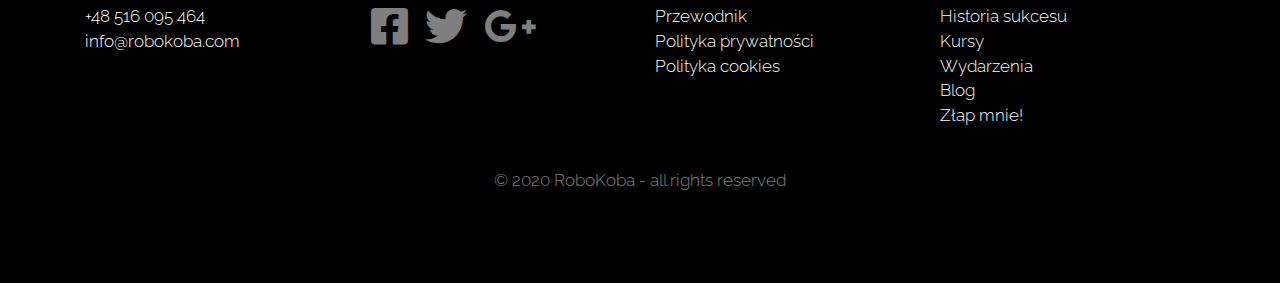
<file: page.html>
<!DOCTYPE html>
<html>

<head>
    <meta charset="utf-8">
    <meta name="viewport" content="width=device-width, initial-scale=1.0, shrink-to-fit=no">
    <title>Robo Koba</title>
    <link rel="stylesheet" href="assets/bootstrap/css/bootstrap.min.css">
    <link rel="stylesheet" href="https://fonts.googleapis.com/css?family=Raleway:100,100i,200,200i,300,300i,400,400i,500,500i,600,600i,700,700i,800,800i,900,900i&amp;subset=latin-ext">
    <link rel="stylesheet" href="https://fonts.googleapis.com/css?family=Titillium+Web:200,200i,300,300i,400,400i,600,600i,700,700i,900&amp;subset=latin-ext">
    <link rel="stylesheet" href="assets/fonts/fontawesome-all.min.css">
    <link rel="stylesheet" href="assets/fonts/line-awesome.min.css">
    <link rel="stylesheet" href="assets/css/styles.min.css">
</head>

<body>
    <div>
        <header>
            <div class="bg-white position-relative border-bottom">
                <div class="container">
                    <div class="row justify-content-between align-items-stretch flex-nowrap">
                        <div class="col-auto d-flex align-items-center py-3"><a class="d-block" id="logo" href="index.html"><img class="img-fluid" src="assets/img/logo.svg"></a></div>
                        <div class="col-auto d-none d-lg-flex px-0">
                            <ul class="nav">
                                <li class="nav-item dropdown d-flex align-items-stretch"><a class="dropdown-toggle nav-link text-uppercase text-primary d-flex align-items-center h4 mb-0 font-weight-light px-xl-4" data-toggle="dropdown" aria-expanded="false">Kursy</a>
                                    <div class="dropdown-menu" role="menu"><a class="dropdown-item" role="presentation" href="courses.html">Kursy online</a><a class="dropdown-item" role="presentation" href="events.html">Wydarzenia</a><a class="dropdown-item" role="presentation" href="mentorings.html">Mentoring</a></div>
                                </li>
                                <li class="nav-item d-flex align-items-stretch"><a class="nav-link text-uppercase text-primary d-flex align-items-center h4 mb-0 font-weight-light px-xl-4" href="blog.html">Blog</a></li>
                                <li class="nav-item d-flex align-items-stretch"><a class="nav-link text-uppercase text-primary d-flex align-items-center h4 mb-0 font-weight-light px-xl-4" href="#">Sklep</a></li>
                                <li class="nav-item d-flex align-items-stretch"><a class="nav-link text-uppercase text-primary d-flex align-items-center h4 mb-0 font-weight-light px-xl-4" href="page.html">Kontakt</a></li>
                            </ul>
                        </div>
                        <div class="col-auto d-flex py-3">
                            <div class="d-flex align-items-center">
                                <form class="d-none d-lg-flex mr-3">
                                    <div class="input-group bg-white border rounded-pill"><input class="form-control border-0 bg-transparent px-3 width--160" type="text" placeholder="Szukaj">
                                        <div class="input-group-append"><button class="btn bg-transparent" type="button"><i class="la la-search"></i></button></div>
                                    </div>
                                </form><a class="btn border-white shadow-sm p-0 ratio width--45 rounded-circle overflow-hidden" role="button" href="login.html"><span><img class="img-fluid" src="assets/img/icon-user-5.svg"></span></a><button class="btn text-black-50 d-lg-none p-0 ml-3"
                                    type="button" data-toggle="modal" data-target="#modal__menu"><i class="la la-bars" style="font-size: 32px;"></i></button></div>
                        </div>
                    </div>
                </div>
            </div>
        </header>
        <main>
            <div class="bg-light py-3 border-bottom">
                <div class="container">
                    <ol class="breadcrumb p-0 bg-transparent mb-0">
                        <li class="breadcrumb-item"><a href="index.html"><span>Strona główna</span></a></li>
                        <li class="breadcrumb-item"><a href="page.html"><span>Lorem ipsum dolor sit amet</span></a></li>
                    </ol>
                </div>
            </div>
            <div class="py-5 border-bottom">
                <div class="container">
                    <h1 class="display-4 mb-4">Lorem ipsum dolor sit amet</h1>
                    <div class="row align-items-start">
                        <div class="col-lg-9">
                            <p>Lorem ipsum dolor sit amet, consectetur adipiscing elit. Fusce tempor dignissim diam, a interdum mauris dignissim a. Suspendisse id tristique augue, quis elementum ligula. Praesent quis imperdiet ex. Vestibulum ante ipsum primis
                                in faucibus orci luctus et ultrices posuere cubilia curae; Integer velit leo, tincidunt vitae egestas quis, pulvinar eget orci. Praesent eu auctor nisl. Sed tempor urna vitae tortor congue finibus. Praesent tempus efficitur
                                ornare.<br></p>
                            <p>Phasellus libero tellus, dapibus eget ex vitae, ultrices cursus libero. Curabitur at mollis dolor. Etiam mattis dictum ornare. Fusce efficitur mi quis felis lobortis, in pulvinar magna auctor. Curabitur congue ipsum quis augue
                                consequat viverra. Quisque ultricies efficitur dolor, a euismod sem egestas sit amet. Nam id fringilla neque. Vestibulum vitae gravida risus. Pellentesque accumsan felis id nulla sollicitudin malesuada. Mauris efficitur,
                                mi sed blandit auctor, justo tellus condimentum elit, non blandit diam orci nec erat. Nulla non odio quis tellus vulputate accumsan. Suspendisse eget luctus est, ut facilisis nibh. Nam rhoncus tristique odio, nec eleifend
                                orci fringilla sit amet. Suspendisse facilisis diam at velit consectetur, et condimentum est lacinia. Vivamus hendrerit dignissim nisi et hendrerit.<br></p>
                            <p>Morbi sollicitudin eleifend lectus, sit amet tristique lorem molestie eget. Phasellus quis lobortis nisl. Nulla blandit mi eu eros placerat auctor. Fusce sagittis sed ex et luctus. Aenean sollicitudin non ligula non laoreet.
                                Proin eu erat lacus. Quisque nec libero ultricies, pretium nulla sed, venenatis lacus. Proin vestibulum tristique risus. Donec risus nisl, auctor vitae semper vel, dignissim ac augue. Sed in turpis rutrum, laoreet mauris
                                commodo, molestie lectus. Aliquam eget magna eget nunc fringilla imperdiet a at purus. Vestibulum rutrum libero sit amet lacus consectetur gravida. Fusce turpis justo, imperdiet eu felis mattis, ullamcorper congue ex. Proin
                                vel lorem metus. Nullam non dui at tortor facilisis facilisis ac nec lectus.<br></p>
                            <p>Lorem ipsum dolor sit amet, consectetur adipiscing elit. Integer rutrum a dolor eu pretium. Proin metus risus, semper at risus eget, fermentum malesuada mi. Sed eu metus ut lacus sagittis aliquam. Quisque volutpat erat sed
                                libero condimentum porttitor. Vestibulum ac mi at tellus porta blandit quis vitae lacus. Vestibulum finibus ex nec urna facilisis ultrices. Pellentesque fringilla elementum mi, non mollis est laoreet ut. Donec eget erat
                                erat. Nunc imperdiet lectus lacus. Nulla mattis tristique dolor. Aenean eu fermentum neque.<br></p>
                        </div>
                    </div>
                </div>
            </div>
            <div class="py--90">
                <div class="container">
                    <h1 class="display-4 text-center mb-2"><span class="mr-2">Zapisz się na</span><span class="text-primary">Newsletter</span></h1>
                    <p class="lead text-center text-black-50 font-weight-normal mb-3">Wpisz swój adres e-mail, aby regularnie otrzymywać oferty</p>
                    <div class="row justify-content-center">
                        <div class="col-md-8 col-lg-6">
                            <form>
                                <div class="form-row mx-0">
                                    <div class="col-12 col-md-6 col-xl-8 align-items-stretch px-0"><input class="form-control form-control-lg w-100 text-center text-md-left" type="email" placeholder="Podaj swój adres e-mail"></div>
                                    <div class="col-12 col-md-6 col-xl-4 px-0"><button class="btn btn-primary btn-block btn-lg text-uppercase font-weight-light mb-0" type="submit"><i class="la la-check mr-2"></i><span>Zapisz się</span></button></div>
                                </div>
                            </form>
                        </div>
                    </div>
                </div>
            </div>
            <div class="bg-light py-5">
                <div class="container">
                    <div class="row row-cols-xl-5 justify-content-center">
                        <div class="col-sm-6 col-md-4 col-lg-3"><a class="d-block my-3" href="#"><img class="img-fluid" src="assets/img/logo-unity.svg"></a></div>
                        <div class="col-sm-6 col-md-4 col-lg-3"><a class="d-block my-3" href="#"><img class="img-fluid" src="assets/img/logo-unity.svg"></a></div>
                        <div class="col-sm-6 col-md-4 col-lg-3"><a class="d-block my-3" href="#"><img class="img-fluid" src="assets/img/logo-unity.svg"></a></div>
                        <div class="col-sm-6 col-md-4 col-lg-3"><a class="d-block my-3" href="#"><img class="img-fluid" src="assets/img/logo-unity.svg"></a></div>
                        <div class="col-sm-6 col-md-4 col-lg-3"><a class="d-block my-3" href="#"><img class="img-fluid" src="assets/img/logo-unity.svg"></a></div>
                    </div>
                </div>
            </div>
        </main>
        <footer>
            <div class="text-white py--90 bg--black">
                <div class="container">
                    <h3 class="text-primary">O mnie</h3>
                    <p class="lead mb-4">W maju 2020 RoboKoba została wyróżniona w Programie Shesnnovation Academy, organizowanym przez Perspektywy Woman in Tech, jako jeden z najbardziej innowacyjnych kobiecych technologicznych startup'ów na polskim rynku</p>
                    <div class="row mb-4">
                        <div class="col-lg-6">
                            <h3 class="text-warning">Kontakt</h3>
                            <div class="row">
                                <div class="col-sm-6">
                                    <ul class="list-unstyled lead">
                                        <li>+48 516 095 464</li>
                                        <li>info@robokoba.com</li>
                                    </ul>
                                </div>
                                <div class="col-sm-6">
                                    <div class="btn-group mb-3" role="group"><button class="btn text-white-50 p-0 mr-3" type="button"><i class="fab fa-facebook-square" style="font-size: 42px;height: 18px;"></i></button><button class="btn text-white-50 p-0 mr-3" type="button"><i class="fab fa-twitter" style="font-size: 42px;height: 18px;"></i></button>
                                        <button
                                            class="btn text-white-50 p-0 mr-3" type="button"><i class="fab fa-google-plus-g" style="font-size: 42px;height: 18px;"></i></button>
                                    </div>
                                </div>
                            </div>
                        </div>
                        <div class="col-sm-6 col-lg-3">
                            <h3 class="text-success">Znajdź</h3>
                            <ul class="list-unstyled lead">
                                <li><a class="text-light" href="page.html">Przewodnik</a></li>
                                <li><a class="text-light" href="page.html">Polityka prywatności</a></li>
                                <li><a class="text-light" href="page.html">Polityka cookies</a></li>
                            </ul>
                        </div>
                        <div class="col-sm-6 col-lg-3">
                            <h3 class="text-info">Zbadaj</h3>
                            <ul class="list-unstyled lead">
                                <li><a class="text-light" href="page.html">Historia sukcesu</a></li>
                                <li><a class="text-light" href="courses.html">Kursy</a></li>
                                <li><a class="text-light" href="events.html">Wydarzenia</a></li>
                                <li><a class="text-light" href="blog.html">Blog</a></li>
                                <li><a class="text-light" href="page.html">Złap mnie!</a></li>
                            </ul>
                        </div>
                    </div>
                    <p class="lead text-center text-white-50 mb-0">© 2020 RoboKoba - all rights reserved</p>
                </div>
            </div>
        </footer>
    </div>
    <div>
        <div class="modal fade mb-4 modal--styled modal--fullscreen" role="dialog" tabindex="-1" id="modal__menu">
            <div class="modal-dialog modal-lg" role="document">
                <div class="modal-content rounded-0">
                    <div class="modal-header d-flex justify-content-between align-items-center border-0 p-0">
                        <h1 class="mb-0 pl-3"><a href="index.html"><img class="img-fluid d-block height--25" src="assets/img/logo.svg"></a></h1>
                        <div><button class="btn btn-link bg-white rounded-0 ratio width--45 p-0" data-dismiss="modal" type="button"><span class="text-dark"><i class="la la-times" style="font-size: 22px;"></i></span></button></div><button type="button" class="close"
                            data-dismiss="modal" aria-label="Close"><span aria-hidden="true">×</span></button></div>
                    <div class="modal-body py-0 px-0">
                        <div>
                            <ul class="list-group">
                                <li class="list-group-item px-0">
                                    <div class="container-fluid"><span class="d-flex justify-content-end h4 mb-0"><a class="h4 mb-0" href="courses.html">Kursy</a></span>
                                        <ul class="list-unstyled d-flex flex-column align-items-end mt-1">
                                            <li class="mt-1"><a href="courses.html">Kursy online</a></li>
                                            <li class="mt-1"><a href="events.html">Wydarzenia</a></li>
                                            <li class="mt-1"><a href="mentorings.html">Mentoring</a></li>
                                        </ul>
                                    </div>
                                </li>
                                <li class="list-group-item px-0">
                                    <div class="container-fluid"><span class="d-flex justify-content-end h4 mb-0"><a class="h4 mb-0" href="blog.html">Blog</a></span></div>
                                </li>
                                <li class="list-group-item px-0">
                                    <div class="container-fluid"><span class="d-flex justify-content-end h4 mb-0"><a class="h4 mb-0" href="#">Sklep</a></span></div>
                                </li>
                                <li class="list-group-item px-0">
                                    <div class="container-fluid"><span class="d-flex justify-content-end h4 mb-0"><a class="h4 mb-0" href="#">Kontakt</a></span></div>
                                </li>
                            </ul>
                        </div>
                    </div>
                </div>
            </div>
        </div>
    </div>
    <script src="assets/js/jquery.min.js"></script>
    <script src="assets/bootstrap/js/bootstrap.min.js"></script>
    <script src="assets/js/script.min.js"></script>
</body>

</html>
</file>
<file: assets/fonts/line-awesome.min.css>
/*!
 *  Line Awesome 1.1.0 by @icons_8 - https://icons8.com/line-awesome
 *  License - https://icons8.com/good-boy-license/ (Font: SIL OFL 1.1, CSS: MIT License)
 *
 * Made with love by Icons8 [ https://icons8.com/ ] using FontCustom [ https://github.com/FontCustom/fontcustom ]
 *
 * Contacts:
 *    [ https://icons8.com/contact ]
 *
 * Follow Icon8 on
 *    Twitter [ https://twitter.com/icons_8 ]
 *    Facebook [ https://www.facebook.com/Icons8 ]
 *    Google+ [ https://plus.google.com/+Icons8 ]
 *    GitHub [ https://github.com/icons8 ]
 */.la,.la-stack{display:inline-block}.la-fw,.la-li{text-align:center}@font-face{font-family:LineAwesome;src:url(../fonts/line-awesome.eot?v=1.1.);src:url(../fonts/line-awesome.eot??v=1.1.#iefix) format("embedded-opentype"),url(../fonts/line-awesome.woff2?v=1.1.) format("woff2"),url(../fonts/line-awesome.woff?v=1.1.) format("woff"),url(../fonts/line-awesome.ttf?v=1.1.) format("truetype"),url(../fonts/line-awesome.svg?v=1.1.#fa) format("svg");font-weight:400;font-style:normal}@media screen and (-webkit-min-device-pixel-ratio:0){@font-face{font-family:LineAwesome;src:url(../fonts/line-awesome.svg?v=1.1.#fa) format("svg")}}.la{font:normal normal normal 16px/1 LineAwesome;font-size:inherit;text-decoration:inherit;text-rendering:optimizeLegibility;text-transform:none;-moz-osx-font-smoothing:grayscale;-webkit-font-smoothing:antialiased;font-smoothing:antialiased}.la-lg{font-size:1.33333333em;line-height:.75em;vertical-align:-15%}.la-2x{font-size:2em}.la-3x{font-size:3em}.la-4x{font-size:4em}.la-5x{font-size:5em}.la-fw{width:1.28571429em}.la-ul{padding-left:0;margin-left:2.14285714em;list-style-type:none}.la-ul>li{position:relative}.la-li{position:absolute;left:-2.14285714em;width:2.14285714em;top:.14285714em}.la-li.la-lg{left:-1.85714286em}.la-border{padding:.2em .25em .15em;border:.08em solid #eee;border-radius:.1em}.pull-right{float:right}.pull-left{float:left}.li.pull-left{margin-right:.3em}.li.pull-right{margin-left:.3em}.la-spin{-webkit-animation:fa-spin 2s infinite linear;animation:fa-spin 2s infinite linear}@-webkit-keyframes fa-spin{0%{-webkit-transform:rotate(0);transform:rotate(0)}100%{-webkit-transform:rotate(359deg);transform:rotate(359deg)}}@keyframes fa-spin{0%{-webkit-transform:rotate(0);transform:rotate(0)}100%{-webkit-transform:rotate(359deg);transform:rotate(359deg)}}.la-rotate-90{filter:progid:DXImageTransform.Microsoft.BasicImage(rotation=1);-webkit-transform:rotate(90deg);-ms-transform:rotate(90deg);transform:rotate(90deg)}.la-rotate-180{filter:progid:DXImageTransform.Microsoft.BasicImage(rotation=2);-webkit-transform:rotate(180deg);-ms-transform:rotate(180deg);transform:rotate(180deg)}.la-rotate-270{filter:progid:DXImageTransform.Microsoft.BasicImage(rotation=3);-webkit-transform:rotate(270deg);-ms-transform:rotate(270deg);transform:rotate(270deg)}.la-flip-horizontal{filter:progid:DXImageTransform.Microsoft.BasicImage(rotation=0, mirror=1);-webkit-transform:scale(-1,1);-ms-transform:scale(-1,1);transform:scale(-1,1)}.la-flip-vertical{filter:progid:DXImageTransform.Microsoft.BasicImage(rotation=2, mirror=1);-webkit-transform:scale(1,-1);-ms-transform:scale(1,-1);transform:scale(1,-1)}:root .la-flip-horizontal,:root .la-flip-vertical,:root .la-rotate-180,:root .la-rotate-270,:root .la-rotate-90{filter:none}.la-stack{position:relative;width:2em;height:2em;line-height:2em;vertical-align:middle}.la-stack-1x,.la-stack-2x{position:absolute;left:0;width:100%;text-align:center}.la-stack-1x{line-height:inherit}.la-stack-2x{font-size:2em}.la-inverse{color:#fff}.la-500px:before{content:"\f100"}.la-adjust:before{content:"\f101"}.la-adn:before{content:"\f102"}.la-align-center:before{content:"\f103"}.la-align-justify:before{content:"\f104"}.la-align-left:before{content:"\f105"}.la-align-right:before{content:"\f106"}.la-amazon:before{content:"\f107"}.la-ambulance:before{content:"\f108"}.la-anchor:before{content:"\f109"}.la-android:before{content:"\f10a"}.la-angellist:before{content:"\f10b"}.la-angle-double-down:before{content:"\f10c"}.la-angle-double-left:before{content:"\f10d"}.la-angle-double-right:before{content:"\f10e"}.la-angle-double-up:before{content:"\f10f"}.la-angle-down:before{content:"\f110"}.la-angle-left:before{content:"\f111"}.la-angle-right:before{content:"\f112"}.la-angle-up:before{content:"\f113"}.la-apple:before{content:"\f114"}.la-archive:before{content:"\f115"}.la-area-chart:before{content:"\f116"}.la-arrow-circle-down:before{content:"\f117"}.la-arrow-circle-left:before{content:"\f118"}.la-arrow-circle-o-down:before{content:"\f119"}.la-arrow-circle-o-left:before{content:"\f11a"}.la-arrow-circle-o-right:before{content:"\f11b"}.la-arrow-circle-o-up:before{content:"\f11c"}.la-arrow-circle-right:before{content:"\f11d"}.la-arrow-circle-up:before{content:"\f11e"}.la-arrow-down:before{content:"\f11f"}.la-arrow-left:before{content:"\f120"}.la-arrow-right:before{content:"\f121"}.la-arrow-up:before{content:"\f122"}.la-arrows:before{content:"\f123"}.la-arrows-alt:before{content:"\f124"}.la-arrows-h:before{content:"\f125"}.la-arrows-v:before{content:"\f126"}.la-asterisk:before{content:"\f127"}.la-at:before{content:"\f128"}.la-automobile:before{content:"\f129"}.la-backward:before{content:"\f12a"}.la-balance-scale:before{content:"\f12b"}.la-ban:before{content:"\f12c"}.la-bank:before{content:"\f12d"}.la-bar-chart:before{content:"\f12e"}.la-bar-chart-o:before{content:"\f12f"}.la-barcode:before{content:"\f130"}.la-bars:before{content:"\f131"}.la-battery-0:before{content:"\f132"}.la-battery-1:before{content:"\f133"}.la-battery-2:before{content:"\f134"}.la-battery-3:before{content:"\f135"}.la-battery-4:before{content:"\f136"}.la-battery-empty:before{content:"\f137"}.la-battery-full:before{content:"\f138"}.la-battery-half:before{content:"\f139"}.la-battery-quarter:before{content:"\f13a"}.la-battery-three-quarters:before{content:"\f13b"}.la-bed:before{content:"\f13c"}.la-beer:before{content:"\f13d"}.la-behance:before{content:"\f13e"}.la-behance-square:before{content:"\f13f"}.la-bell:before{content:"\f140"}.la-bell-o:before{content:"\f141"}.la-bell-slash:before{content:"\f142"}.la-bell-slash-o:before{content:"\f143"}.la-bicycle:before{content:"\f144"}.la-binoculars:before{content:"\f145"}.la-birthday-cake:before{content:"\f146"}.la-bitbucket:before{content:"\f147"}.la-bitbucket-square:before{content:"\f148"}.la-bitcoin:before{content:"\f149"}.la-black-tie:before{content:"\f14a"}.la-bold:before{content:"\f14b"}.la-bolt:before{content:"\f14c"}.la-bomb:before{content:"\f14d"}.la-book:before{content:"\f14e"}.la-bookmark:before{content:"\f14f"}.la-bookmark-o:before{content:"\f150"}.la-briefcase:before{content:"\f151"}.la-btc:before{content:"\f152"}.la-bug:before{content:"\f153"}.la-building:before{content:"\f154"}.la-building-o:before{content:"\f155"}.la-bullhorn:before{content:"\f156"}.la-bullseye:before{content:"\f157"}.la-bus:before{content:"\f158"}.la-buysellads:before{content:"\f159"}.la-cab:before{content:"\f15a"}.la-calculator:before{content:"\f15b"}.la-calendar:before{content:"\f15c"}.la-calendar-check-o:before{content:"\f15d"}.la-calendar-minus-o:before{content:"\f15e"}.la-calendar-o:before{content:"\f15f"}.la-calendar-plus-o:before{content:"\f160"}.la-calendar-times-o:before{content:"\f161"}.la-camera:before{content:"\f162"}.la-camera-retro:before{content:"\f163"}.la-car:before{content:"\f164"}.la-caret-down:before{content:"\f165"}.la-caret-left:before{content:"\f166"}.la-caret-right:before{content:"\f167"}.la-caret-square-o-down:before,.la-toggle-down:before{content:"\f168"}.la-caret-square-o-left:before,.la-toggle-left:before{content:"\f169"}.la-caret-square-o-right:before,.la-toggle-right:before{content:"\f16a"}.la-caret-square-o-up:before,.la-toggle-up:before{content:"\f16b"}.la-caret-up:before{content:"\f16c"}.la-cart-arrow-down:before{content:"\f16d"}.la-cart-plus:before{content:"\f16e"}.la-cc:before{content:"\f16f"}.la-cc-amex:before{content:"\f170"}.la-cc-diners-club:before{content:"\f171"}.la-cc-discover:before{content:"\f172"}.la-cc-jcb:before{content:"\f173"}.la-cc-mastercard:before{content:"\f174"}.la-cc-paypal:before{content:"\f175"}.la-cc-stripe:before{content:"\f176"}.la-cc-visa:before{content:"\f177"}.la-certificate:before{content:"\f178"}.la-chain:before{content:"\f179"}.la-chain-broken:before{content:"\f17a"}.la-check:before{content:"\f17b"}.la-check-circle:before{content:"\f17c"}.la-check-circle-o:before{content:"\f17d"}.la-check-square:before{content:"\f17e"}.la-check-square-o:before{content:"\f17f"}.la-chevron-circle-down:before{content:"\f180"}.la-chevron-circle-left:before{content:"\f181"}.la-chevron-circle-right:before{content:"\f182"}.la-chevron-circle-up:before{content:"\f183"}.la-chevron-down:before{content:"\f184"}.la-chevron-left:before{content:"\f185"}.la-chevron-right:before{content:"\f186"}.la-chevron-up:before{content:"\f187"}.la-child:before{content:"\f188"}.la-chrome:before{content:"\f189"}.la-circle:before{content:"\f18a"}.la-circle-o:before{content:"\f18b"}.la-circle-o-notch:before{content:"\f18c"}.la-circle-thin:before{content:"\f18d"}.la-clipboard:before{content:"\f18e"}.la-clock-o:before{content:"\f18f"}.la-clone:before{content:"\f190"}.la-close:before{content:"\f191"}.la-cloud:before{content:"\f192"}.la-cloud-download:before{content:"\f193"}.la-cloud-upload:before{content:"\f194"}.la-cny:before{content:"\f195"}.la-code:before{content:"\f196"}.la-code-fork:before{content:"\f197"}.la-codepen:before{content:"\f198"}.la-coffee:before{content:"\f199"}.la-cog:before{content:"\f19a"}.la-cogs:before{content:"\f19b"}.la-columns:before{content:"\f19c"}.la-comment:before{content:"\f19d"}.la-comment-o:before{content:"\f19e"}.la-commenting:before{content:"\f19f"}.la-commenting-o:before{content:"\f1a0"}.la-comments:before{content:"\f1a1"}.la-comments-o:before{content:"\f1a2"}.la-compass:before{content:"\f1a3"}.la-compress:before{content:"\f1a4"}.la-connectdevelop:before{content:"\f1a5"}.la-contao:before{content:"\f1a6"}.la-copy:before{content:"\f1a7"}.la-copyright:before{content:"\f1a8"}.la-creative-commons:before{content:"\f1a9"}.la-credit-card:before{content:"\f1aa"}.la-crop:before{content:"\f1ab"}.la-crosshairs:before{content:"\f1ac"}.la-css3:before{content:"\f1ad"}.la-cube:before{content:"\f1ae"}.la-cubes:before{content:"\f1af"}.la-cut:before{content:"\f1b0"}.la-cutlery:before{content:"\f1b1"}.la-dashboard:before{content:"\f1b2"}.la-dashcube:before{content:"\f1b3"}.la-database:before{content:"\f1b4"}.la-dedent:before{content:"\f1b5"}.la-delicious:before{content:"\f1b6"}.la-desktop:before{content:"\f1b7"}.la-deviantart:before{content:"\f1b8"}.la-diamond:before{content:"\f1b9"}.la-digg:before{content:"\f1ba"}.la-dollar:before{content:"\f1bb"}.la-dot-circle-o:before{content:"\f1bc"}.la-download:before{content:"\f1bd"}.la-dribbble:before{content:"\f1be"}.la-dropbox:before{content:"\f1bf"}.la-drupal:before{content:"\f1c0"}.la-edit:before{content:"\f1c1"}.la-eject:before{content:"\f1c2"}.la-ellipsis-h:before{content:"\f1c3"}.la-ellipsis-v:before{content:"\f1c4"}.la-empire:before,.la-ge:before{content:"\f1c5"}.la-envelope:before{content:"\f1c6"}.la-envelope-o:before{content:"\f1c7"}.la-envelope-square:before{content:"\f1c8"}.la-eraser:before{content:"\f1c9"}.la-eur:before{content:"\f1ca"}.la-euro:before{content:"\f1cb"}.la-exchange:before{content:"\f1cc"}.la-exclamation:before{content:"\f1cd"}.la-exclamation-circle:before{content:"\f1ce"}.la-exclamation-triangle:before{content:"\f1cf"}.la-expand:before{content:"\f1d0"}.la-expeditedssl:before{content:"\f1d1"}.la-external-link:before{content:"\f1d2"}.la-external-link-square:before{content:"\f1d3"}.la-eye:before{content:"\f1d4"}.la-eye-slash:before{content:"\f1d5"}.la-eyedropper:before{content:"\f1d6"}.la-facebook-f:before,.la-facebook:before{content:"\f1d7"}.la-facebook-official:before{content:"\f1d8"}.la-facebook-square:before{content:"\f1d9"}.la-fast-backward:before{content:"\f1da"}.la-fast-forward:before{content:"\f1db"}.la-fax:before{content:"\f1dc"}.la-female:before{content:"\f1dd"}.la-fighter-jet:before{content:"\f1de"}.la-file:before{content:"\f1df"}.la-file-archive-o:before{content:"\f1e0"}.la-file-audio-o:before{content:"\f1e1"}.la-file-code-o:before{content:"\f1e2"}.la-file-excel-o:before{content:"\f1e3"}.la-file-image-o:before{content:"\f1e4"}.la-file-movie-o:before{content:"\f1e5"}.la-file-o:before{content:"\f1e6"}.la-file-pdf-o:before{content:"\f1e7"}.la-file-photo-o:before{content:"\f1e8"}.la-file-picture-o:before{content:"\f1e9"}.la-file-powerpoint-o:before{content:"\f1ea"}.la-file-sound-o:before{content:"\f1eb"}.la-file-text:before{content:"\f1ec"}.la-file-text-o:before{content:"\f1ed"}.la-file-video-o:before{content:"\f1ee"}.la-file-word-o:before{content:"\f1ef"}.la-file-zip-o:before{content:"\f1f0"}.la-files-o:before{content:"\f1f1"}.la-film:before{content:"\f1f2"}.la-filter:before{content:"\f1f3"}.la-fire:before{content:"\f1f4"}.la-fire-extinguisher:before{content:"\f1f5"}.la-firefox:before{content:"\f1f6"}.la-flag:before{content:"\f1f7"}.la-flag-checkered:before{content:"\f1f8"}.la-flag-o:before{content:"\f1f9"}.la-flash:before{content:"\f1fa"}.la-flask:before{content:"\f1fb"}.la-flickr:before{content:"\f1fc"}.la-floppy-o:before{content:"\f1fd"}.la-folder:before{content:"\f1fe"}.la-folder-o:before{content:"\f1ff"}.la-folder-open:before{content:"\f200"}.la-folder-open-o:before{content:"\f201"}.la-font:before{content:"\f202"}.la-fonticons:before{content:"\f203"}.la-forumbee:before{content:"\f204"}.la-forward:before{content:"\f205"}.la-foursquare:before{content:"\f206"}.la-frown-o:before{content:"\f207"}.la-futbol-o:before,.la-soccer-ball-o:before{content:"\f208"}.la-gamepad:before{content:"\f209"}.la-gavel:before{content:"\f20a"}.la-gbp:before{content:"\f20b"}.la-gear:before{content:"\f20c"}.la-gears:before{content:"\f20d"}.la-genderless:before{content:"\f20e"}.la-get-pocket:before{content:"\f20f"}.la-gg:before{content:"\f210"}.la-gg-circle:before{content:"\f211"}.la-gift:before{content:"\f212"}.la-git:before{content:"\f213"}.la-git-square:before{content:"\f214"}.la-github:before{content:"\f215"}.la-github-alt:before{content:"\f216"}.la-github-square:before{content:"\f217"}.la-glass:before{content:"\f218"}.la-globe:before{content:"\f219"}.la-google:before{content:"\f21a"}.la-google-plus:before{content:"\f21b"}.la-google-plus-square:before{content:"\f21c"}.la-google-wallet:before{content:"\f21d"}.la-graduation-cap:before{content:"\f21e"}.la-gittip:before,.la-gratipay:before{content:"\f21f"}.la-group:before{content:"\f220"}.la-h-square:before{content:"\f221"}.la-hacker-news:before{content:"\f222"}.la-hand-grab-o:before{content:"\f223"}.la-hand-lizard-o:before{content:"\f224"}.la-hand-o-down:before{content:"\f225"}.la-hand-o-left:before{content:"\f226"}.la-hand-o-right:before{content:"\f227"}.la-hand-o-up:before{content:"\f228"}.la-hand-paper-o:before{content:"\f229"}.la-hand-peace-o:before{content:"\f22a"}.la-hand-pointer-o:before{content:"\f22b"}.la-hand-rock-o:before{content:"\f22c"}.la-hand-scissors-o:before{content:"\f22d"}.la-hand-spock-o:before{content:"\f22e"}.la-hand-stop-o:before{content:"\f22f"}.la-hdd-o:before{content:"\f230"}.la-header:before{content:"\f231"}.la-headphones:before{content:"\f232"}.la-heart:before{content:"\f233"}.la-heart-o:before{content:"\f234"}.la-heartbeat:before{content:"\f235"}.la-history:before{content:"\f236"}.la-home:before{content:"\f237"}.la-hospital-o:before{content:"\f238"}.la-hotel:before{content:"\f239"}.la-hourglass:before{content:"\f23a"}.la-hourglass-1:before{content:"\f23b"}.la-hourglass-2:before{content:"\f23c"}.la-hourglass-3:before{content:"\f23d"}.la-hourglass-end:before{content:"\f23e"}.la-hourglass-half:before{content:"\f23f"}.la-hourglass-o:before{content:"\f240"}.la-hourglass-start:before{content:"\f241"}.la-houzz:before{content:"\f242"}.la-html5:before{content:"\f243"}.la-i-cursor:before{content:"\f244"}.la-ils:before{content:"\f245"}.la-image:before{content:"\f246"}.la-inbox:before{content:"\f247"}.la-indent:before{content:"\f248"}.la-industry:before{content:"\f249"}.la-info:before{content:"\f24a"}.la-info-circle:before{content:"\f24b"}.la-inr:before{content:"\f24c"}.la-instagram:before{content:"\f24d"}.la-institution:before{content:"\f24e"}.la-internet-explorer:before{content:"\f24f"}.la-ioxhost:before{content:"\f250"}.la-italic:before{content:"\f251"}.la-joomla:before{content:"\f252"}.la-jpy:before{content:"\f253"}.la-jsfiddle:before{content:"\f254"}.la-key:before{content:"\f255"}.la-keyboard-o:before{content:"\f256"}.la-krw:before{content:"\f257"}.la-language:before{content:"\f258"}.la-laptop:before{content:"\f259"}.la-lastfm:before{content:"\f25a"}.la-lastfm-square:before{content:"\f25b"}.la-leaf:before{content:"\f25c"}.la-leanpub:before{content:"\f25d"}.la-legal:before{content:"\f25e"}.la-lemon-o:before{content:"\f25f"}.la-level-down:before{content:"\f260"}.la-level-up:before{content:"\f261"}.la-life-bouy:before{content:"\f262"}.la-life-buoy:before{content:"\f263"}.la-life-ring:before,.la-support:before{content:"\f264"}.la-life-saver:before{content:"\f265"}.la-lightbulb-o:before{content:"\f266"}.la-line-chart:before{content:"\f267"}.la-link:before{content:"\f268"}.la-linkedin:before{content:"\f269"}.la-linkedin-square:before{content:"\f26a"}.la-linux:before{content:"\f26b"}.la-list:before{content:"\f26c"}.la-list-alt:before{content:"\f26d"}.la-list-ol:before{content:"\f26e"}.la-list-ul:before{content:"\f26f"}.la-location-arrow:before{content:"\f270"}.la-lock:before{content:"\f271"}.la-long-arrow-down:before{content:"\f272"}.la-long-arrow-left:before{content:"\f273"}.la-long-arrow-right:before{content:"\f274"}.la-long-arrow-up:before{content:"\f275"}.la-magic:before{content:"\f276"}.la-magnet:before{content:"\f277"}.la-mail-forward:before{content:"\f278"}.la-mail-reply:before{content:"\f279"}.la-mail-reply-all:before{content:"\f27a"}.la-male:before{content:"\f27b"}.la-map:before{content:"\f27c"}.la-map-marker:before{content:"\f27d"}.la-map-o:before{content:"\f27e"}.la-map-pin:before{content:"\f27f"}.la-map-signs:before{content:"\f280"}.la-mars:before{content:"\f281"}.la-mars-double:before{content:"\f282"}.la-mars-stroke:before{content:"\f283"}.la-mars-stroke-h:before{content:"\f284"}.la-mars-stroke-v:before{content:"\f285"}.la-maxcdn:before{content:"\f286"}.la-meanpath:before{content:"\f287"}.la-medium:before{content:"\f288"}.la-medkit:before{content:"\f289"}.la-meh-o:before{content:"\f28a"}.la-mercury:before{content:"\f28b"}.la-microphone:before{content:"\f28c"}.la-microphone-slash:before{content:"\f28d"}.la-minus:before{content:"\f28e"}.la-minus-circle:before{content:"\f28f"}.la-minus-square:before{content:"\f290"}.la-minus-square-o:before{content:"\f291"}.la-mobile:before{content:"\f292"}.la-mobile-phone:before{content:"\f293"}.la-money:before{content:"\f294"}.la-moon-o:before{content:"\f295"}.la-mortar-board:before{content:"\f296"}.la-motorcycle:before{content:"\f297"}.la-mouse-pointer:before{content:"\f298"}.la-music:before{content:"\f299"}.la-navicon:before{content:"\f29a"}.la-neuter:before{content:"\f29b"}.la-newspaper-o:before{content:"\f29c"}.la-object-group:before{content:"\f29d"}.la-object-ungroup:before{content:"\f29e"}.la-odnoklassniki:before{content:"\f29f"}.la-odnoklassniki-square:before{content:"\f2a0"}.la-opencart:before{content:"\f2a1"}.la-openid:before{content:"\f2a2"}.la-opera:before{content:"\f2a3"}.la-optin-monster:before{content:"\f2a4"}.la-outdent:before{content:"\f2a5"}.la-pagelines:before{content:"\f2a6"}.la-paint-brush:before{content:"\f2a7"}.la-paper-plane:before,.la-send:before{content:"\f2a8"}.la-paper-plane-o:before,.la-send-o:before{content:"\f2a9"}.la-paperclip:before{content:"\f2aa"}.la-paragraph:before{content:"\f2ab"}.la-paste:before{content:"\f2ac"}.la-pause:before{content:"\f2ad"}.la-paw:before{content:"\f2ae"}.la-paypal:before{content:"\f2af"}.la-pencil:before{content:"\f2b0"}.la-pencil-square:before{content:"\f2b1"}.la-pencil-square-o:before{content:"\f2b2"}.la-phone:before{content:"\f2b3"}.la-phone-square:before{content:"\f2b4"}.la-photo:before{content:"\f2b5"}.la-picture-o:before{content:"\f2b6"}.la-pie-chart:before{content:"\f2b7"}.la-pied-piper:before{content:"\f2b8"}.la-pied-piper-alt:before{content:"\f2b9"}.la-pinterest:before{content:"\f2ba"}.la-pinterest-p:before{content:"\f2bb"}.la-pinterest-square:before{content:"\f2bc"}.la-plane:before{content:"\f2bd"}.la-play:before{content:"\f2be"}.la-play-circle:before{content:"\f2bf"}.la-play-circle-o:before{content:"\f2c0"}.la-plug:before{content:"\f2c1"}.la-plus:before{content:"\f2c2"}.la-plus-circle:before{content:"\f2c3"}.la-plus-square:before{content:"\f2c4"}.la-plus-square-o:before{content:"\f2c5"}.la-power-off:before{content:"\f2c6"}.la-print:before{content:"\f2c7"}.la-puzzle-piece:before{content:"\f2c8"}.la-qq:before{content:"\f2c9"}.la-qrcode:before{content:"\f2ca"}.la-question:before{content:"\f2cb"}.la-question-circle:before{content:"\f2cc"}.la-quote-left:before{content:"\f2cd"}.la-quote-right:before{content:"\f2ce"}.la-ra:before{content:"\f2cf"}.la-random:before{content:"\f2d0"}.la-rebel:before{content:"\f2d1"}.la-recycle:before{content:"\f2d2"}.la-reddit:before{content:"\f2d3"}.la-reddit-square:before{content:"\f2d4"}.la-refresh:before{content:"\f2d5"}.la-registered:before{content:"\f2d6"}.la-renren:before{content:"\f2d7"}.la-reorder:before{content:"\f2d8"}.la-repeat:before{content:"\f2d9"}.la-reply:before{content:"\f2da"}.la-reply-all:before{content:"\f2db"}.la-retweet:before{content:"\f2dc"}.la-rmb:before{content:"\f2dd"}.la-road:before{content:"\f2de"}.la-rocket:before{content:"\f2df"}.la-rotate-left:before{content:"\f2e0"}.la-rotate-right:before{content:"\f2e1"}.la-rouble:before{content:"\f2e2"}.la-feed:before,.la-rss:before{content:"\f2e3"}.la-rss-square:before{content:"\f2e4"}.la-rub:before{content:"\f2e5"}.la-ruble:before{content:"\f2e6"}.la-rupee:before{content:"\f2e7"}.la-safari:before{content:"\f2e8"}.la-save:before{content:"\f2e9"}.la-scissors:before{content:"\f2ea"}.la-search:before{content:"\f2eb"}.la-search-minus:before{content:"\f2ec"}.la-search-plus:before{content:"\f2ed"}.la-sellsy:before{content:"\f2ee"}.la-server:before{content:"\f2ef"}.la-share:before{content:"\f2f0"}.la-share-alt:before{content:"\f2f1"}.la-share-alt-square:before{content:"\f2f2"}.la-share-square:before{content:"\f2f3"}.la-share-square-o:before{content:"\f2f4"}.la-shekel:before{content:"\f2f5"}.la-sheqel:before{content:"\f2f6"}.la-shield:before{content:"\f2f7"}.la-ship:before{content:"\f2f8"}.la-shirtsinbulk:before{content:"\f2f9"}.la-shopping-cart:before{content:"\f2fa"}.la-sign-in:before{content:"\f2fb"}.la-sign-out:before{content:"\f2fc"}.la-signal:before{content:"\f2fd"}.la-simplybuilt:before{content:"\f2fe"}.la-sitemap:before{content:"\f2ff"}.la-skyatlas:before{content:"\f300"}.la-skype:before{content:"\f301"}.la-slack:before{content:"\f302"}.la-sliders:before{content:"\f303"}.la-slideshare:before{content:"\f304"}.la-smile-o:before{content:"\f305"}.la-sort:before,.la-unsorted:before{content:"\f306"}.la-sort-alpha-asc:before{content:"\f307"}.la-sort-alpha-desc:before{content:"\f308"}.la-sort-amount-asc:before{content:"\f309"}.la-sort-amount-desc:before{content:"\f30a"}.la-sort-asc:before,.la-sort-up:before{content:"\f30b"}.la-sort-desc:before,.la-sort-down:before{content:"\f30c"}.la-sort-numeric-asc:before{content:"\f30d"}.la-sort-numeric-desc:before{content:"\f30e"}.la-soundcloud:before{content:"\f30f"}.la-space-shuttle:before{content:"\f310"}.la-spinner:before{content:"\f311"}.la-spoon:before{content:"\f312"}.la-spotify:before{content:"\f313"}.la-square:before{content:"\f314"}.la-square-o:before{content:"\f315"}.la-stack-exchange:before{content:"\f316"}.la-stack-overflow:before{content:"\f317"}.la-star:before{content:"\f318"}.la-star-half:before{content:"\f319"}.la-star-half-empty:before,.la-star-half-full:before,.la-star-half-o:before{content:"\f31a"}.la-star-o:before{content:"\f31b"}.la-steam:before{content:"\f31c"}.la-steam-square:before{content:"\f31d"}.la-step-backward:before{content:"\f31e"}.la-step-forward:before{content:"\f31f"}.la-stethoscope:before{content:"\f320"}.la-sticky-note:before{content:"\f321"}.la-sticky-note-o:before{content:"\f322"}.la-stop:before{content:"\f323"}.la-street-view:before{content:"\f324"}.la-strikethrough:before{content:"\f325"}.la-stumbleupon:before{content:"\f326"}.la-stumbleupon-circle:before{content:"\f327"}.la-subscript:before{content:"\f328"}.la-subway:before{content:"\f329"}.la-suitcase:before{content:"\f32a"}.la-sun-o:before{content:"\f32b"}.la-superscript:before{content:"\f32c"}.la-table:before{content:"\f32d"}.la-tablet:before{content:"\f32e"}.la-tachometer:before{content:"\f32f"}.la-tag:before{content:"\f330"}.la-tags:before{content:"\f331"}.la-tasks:before{content:"\f332"}.la-taxi:before{content:"\f333"}.la-television:before,.la-tv:before{content:"\f334"}.la-tencent-weibo:before{content:"\f335"}.la-terminal:before{content:"\f336"}.la-text-height:before{content:"\f337"}.la-text-width:before{content:"\f338"}.la-th:before{content:"\f339"}.la-th-large:before{content:"\f33a"}.la-th-list:before{content:"\f33b"}.la-thumb-tack:before{content:"\f33c"}.la-thumbs-down:before{content:"\f33d"}.la-thumbs-o-down:before{content:"\f33e"}.la-thumbs-o-up:before{content:"\f33f"}.la-thumbs-up:before{content:"\f340"}.la-ticket:before{content:"\f341"}.la-remove:before,.la-times:before{content:"\f342"}.la-times-circle:before{content:"\f343"}.la-times-circle-o:before{content:"\f344"}.la-tint:before{content:"\f345"}.la-toggle-off:before{content:"\f346"}.la-toggle-on:before{content:"\f347"}.la-trademark:before{content:"\f348"}.la-train:before{content:"\f349"}.la-intersex:before,.la-transgender:before{content:"\f34a"}.la-transgender-alt:before{content:"\f34b"}.la-trash:before{content:"\f34c"}.la-trash-o:before{content:"\f34d"}.la-tree:before{content:"\f34e"}.la-trello:before{content:"\f34f"}.la-tripadvisor:before{content:"\f350"}.la-trophy:before{content:"\f351"}.la-truck:before{content:"\f352"}.la-try:before{content:"\f353"}.la-tty:before{content:"\f354"}.la-tumblr:before{content:"\f355"}.la-tumblr-square:before{content:"\f356"}.la-turkish-lira:before{content:"\f357"}.la-twitch:before{content:"\f358"}.la-twitter:before{content:"\f359"}.la-twitter-square:before{content:"\f35a"}.la-umbrella:before{content:"\f35b"}.la-underline:before{content:"\f35c"}.la-undo:before{content:"\f35d"}.la-university:before{content:"\f35e"}.la-unlink:before{content:"\f35f"}.la-unlock:before{content:"\f360"}.la-unlock-alt:before{content:"\f361"}.la-upload:before{content:"\f362"}.la-usd:before{content:"\f363"}.la-user:before{content:"\f364"}.la-user-md:before{content:"\f365"}.la-user-plus:before{content:"\f366"}.la-user-secret:before{content:"\f367"}.la-user-times:before{content:"\f368"}.la-users:before{content:"\f369"}.la-venus:before{content:"\f36a"}.la-venus-double:before{content:"\f36b"}.la-venus-mars:before{content:"\f36c"}.la-viacoin:before{content:"\f36d"}.la-video-camera:before{content:"\f36e"}.la-vimeo:before{content:"\f36f"}.la-vimeo-square:before{content:"\f370"}.la-vine:before{content:"\f371"}.la-vk:before{content:"\f372"}.la-volume-down:before{content:"\f373"}.la-volume-off:before{content:"\f374"}.la-volume-up:before{content:"\f375"}.la-warning:before{content:"\f376"}.la-wechat:before{content:"\f377"}.la-weibo:before{content:"\f378"}.la-weixin:before{content:"\f379"}.la-whatsapp:before{content:"\f37a"}.la-wheelchair:before{content:"\f37b"}.la-wifi:before{content:"\f37c"}.la-wikipedia-w:before{content:"\f37d"}.la-windows:before{content:"\f37e"}.la-won:before{content:"\f37f"}.la-wordpress:before{content:"\f380"}.la-wrench:before{content:"\f381"}.la-xing:before{content:"\f382"}.la-xing-square:before{content:"\f383"}.la-y-combinator:before{content:"\f384"}.la-y-combinator-square:before{content:"\f385"}.la-yahoo:before{content:"\f386"}.la-yc:before{content:"\f387"}.la-yc-square:before{content:"\f388"}.la-yelp:before{content:"\f389"}.la-yen:before{content:"\f38a"}.la-youtube:before{content:"\f38b"}.la-youtube-play:before{content:"\f38c"}.la-youtube-square:before{content:"\f38d"}
</file>
